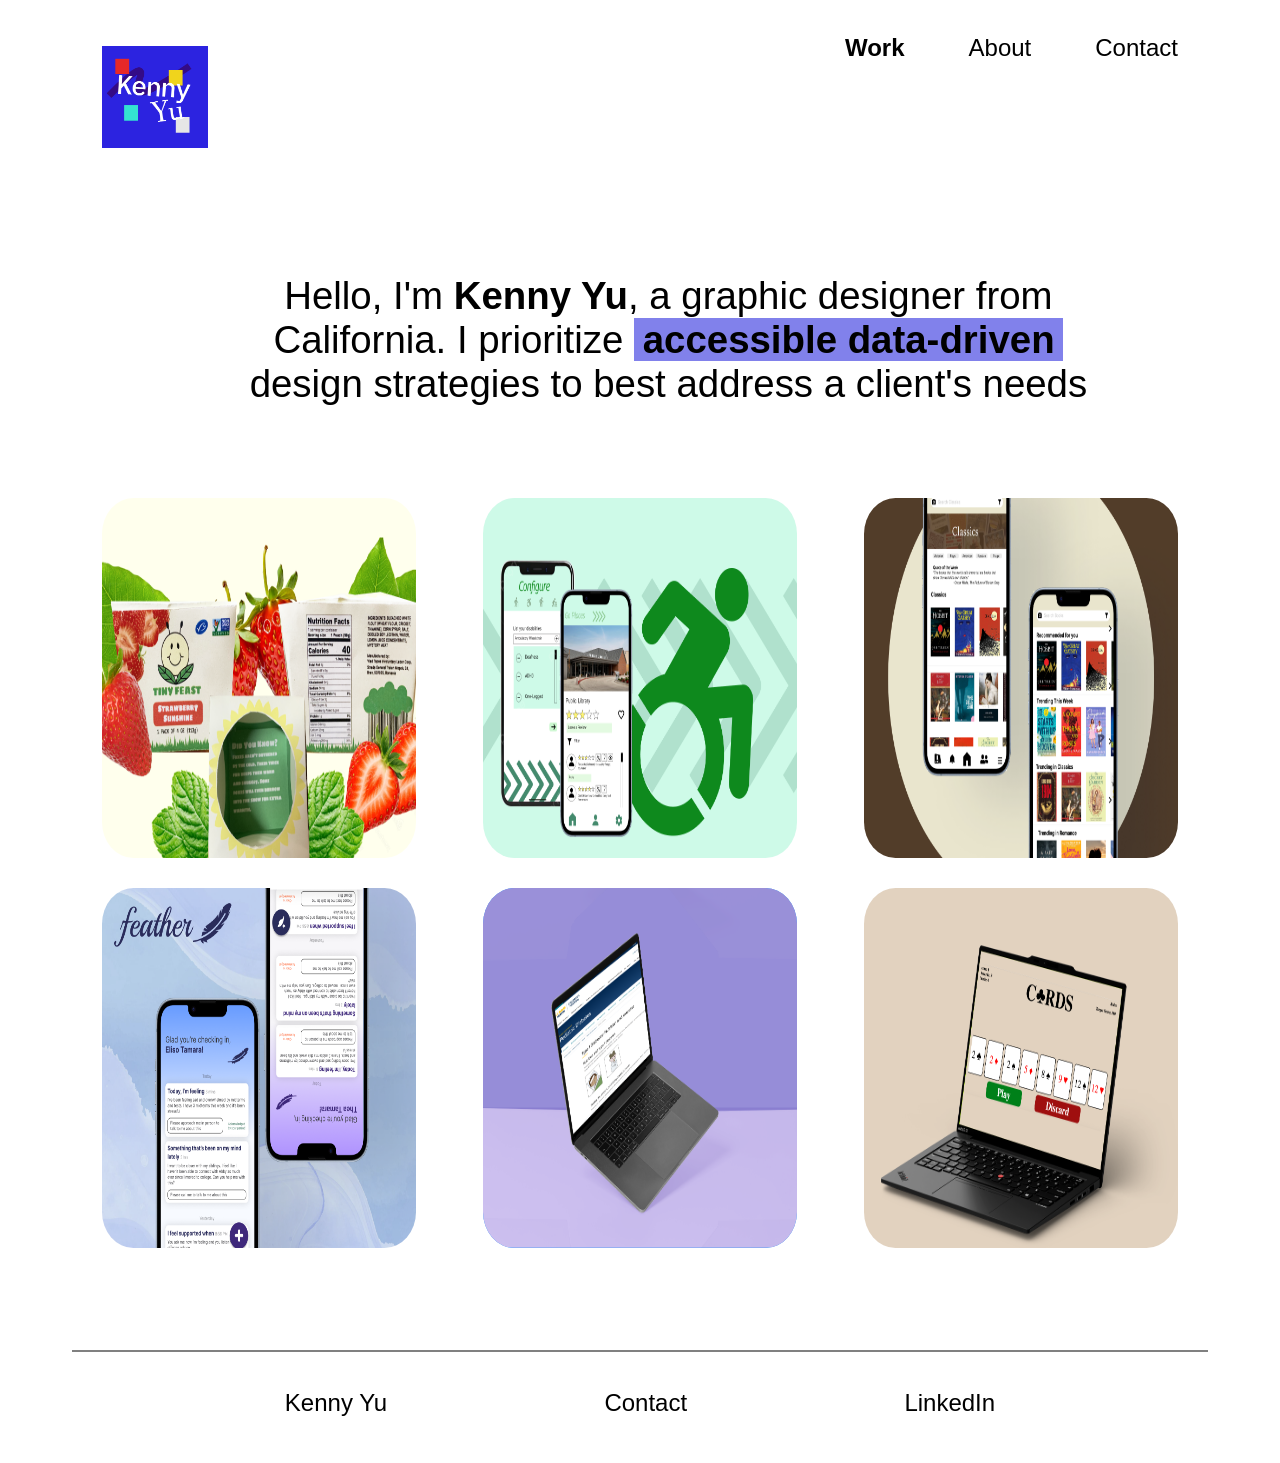
<file: index.html>
<!DOCTYPE html>
<html lang="en">
<head>
    <meta charset="UTF-8">
    <meta name="viewport" content="width=device-width, initial-scale=1.0">
    <title>HomePage</title>

    <script src="script.js" defer></script>
    <link href="styles.css" rel="stylesheet">

    <!-- redeploy -->
</head>
<body>
    <header>
        <div>
            <a href="about.html">
                <img src="images/home/logo.png" alt="logo">
            </a>
        </div>
        <nav class="aboveScreen navigation">
            <a href="index.html" class="bold">Work</a>
            <a href="about.html">About</a>
            <a href="&#109;&#97;&#105;&#108;&#116;&#111;&#58;&#107;&#101;&#110;&#110;&#121;&#108;&#103;&#109;&#52;&#53;&#64;&#103;&#109;&#97;&#105;&#108;&#46;&#99;&#111;&#109;">Contact</a>
        </nav>
    </header>
    
    <div id="emphasis">
    <span class="highlight"></span>
    <h2 class="intro">Hello, I'm <span id="intro-name">Kenny Yu</span>, a graphic designer from California. I prioritize <span id="intro-traits">accessible data-driven</span> design strategies to best address a client's needs</h2>
    </div>
    <img src="images/home/hambuger.png" alt="hamburger icon" id="hamburger" class="mobile_only">
    <div class="grid">
        <div class="mobile_only">
            <h2>Tiny Feast</h2>
            <h3>A comprehensive product design challenge</h3>
        </div>
        <a href="tinyFeast.html">
            <div class="box">
                <img src="images/home/tinyFeast_thumbnail.png" alt="tiny feast thumbnail" class="background_img">
                <div class="overlay">
                    <h2>Tiny Feast</h2>
                    <h3>A comprehensive product design challenge</h3>
                </div>
            </div>
        </a>
        <div class="mobile_only">
            <h2>Go Places</h2>
            <h3>A proposal for a better transportation app</h3>
        </div>
        <a href="goPlaces.html">
            <div class="box">
                <img src="images/home/goPlaces_thumbnail.png" alt="go places thumbnail" class="background_img">
                <div class="overlay">
                    <h2>Go Places</h2>
                    <h3>A proposal for a better</br> transportation app</h3>
                </div>
            </div>
        </a>
        <div class="mobile_only">
            <h2>Good Reads Redesign</h2>
            <h3>A 4 week long app improvement project</h3>
        </div>
        <a href="fellowship.html">
            <div class="box">
                <img src="images/home/fellowship_thumbnail.png" alt="fellowship thumbnail" class="background_img">
                <div class="overlay">
                    <h2>Good Reads Redesign</h2>
                    <h3>A 4 week long app improvement project</h3>
                </div>
            </div>
        </a>
        <div class="mobile_only">
            <h2>Feather</h2>
            <h3>A 24-hour design sprint challenge</h3>
        </div>
        <a href="feather.html">
            <div class="box">
                <img src="images/home/feather_thumbnail.png" alt="feather thumbnail" class="background_img">
                <div class="overlay">
                    <h2>Feather</h2>
                    <h3>A 24-hour design sprint challenge</h3>
                </div>
            </div>
        </a>
        <div class="mobile_only">
            <h2>Diabetes Graphics</h2>
            <h3>A set of graphics created for the UC Davis health website</h3>
        </div>
        <a href="diabetes.html">
            <div class="box">
                <img src="images/home/diabetes_thumbnail.png" alt="diabetes graphics thumbnail" class="background_img">
                <div class="overlay">
                    <h2>Diabetes Graphics</h2>
                    <h3>A set of graphics created for the UC Davis health website</h3>
                </div>
            </div>
        </a>
        <div class="mobile_only">
            <h2>Cards</h2>
            <h3>A final project demonstrating HTML, CSS, and JSs</h3>
        </div>
        <a href="cards.html">
            <div class="box">
                <img src="images/home/cards_thumbnail.png" alt="cards thumbnail" class="background_img">
                    <div class="overlay">
                    <h2>Cards</h2>
                    <h3>A final project demonstrating HTML, CSS, and JSs</h3>
                </div>
            </div>
        </a>
    </div>
    

    <section class="footer">
        <a href="about.html">Kenny Yu</a>
        <a href="&#109;&#97;&#105;&#108;&#116;&#111;&#58;&#107;&#101;&#110;&#110;&#121;&#108;&#103;&#109;&#52;&#53;&#64;&#103;&#109;&#97;&#105;&#108;&#46;&#99;&#111;&#109;">Contact</a>
        <a href="https://www.linkedin.com/in/kenny-yu-82a29a240/">LinkedIn</a>
    </section>
</body>
</html>
</file>
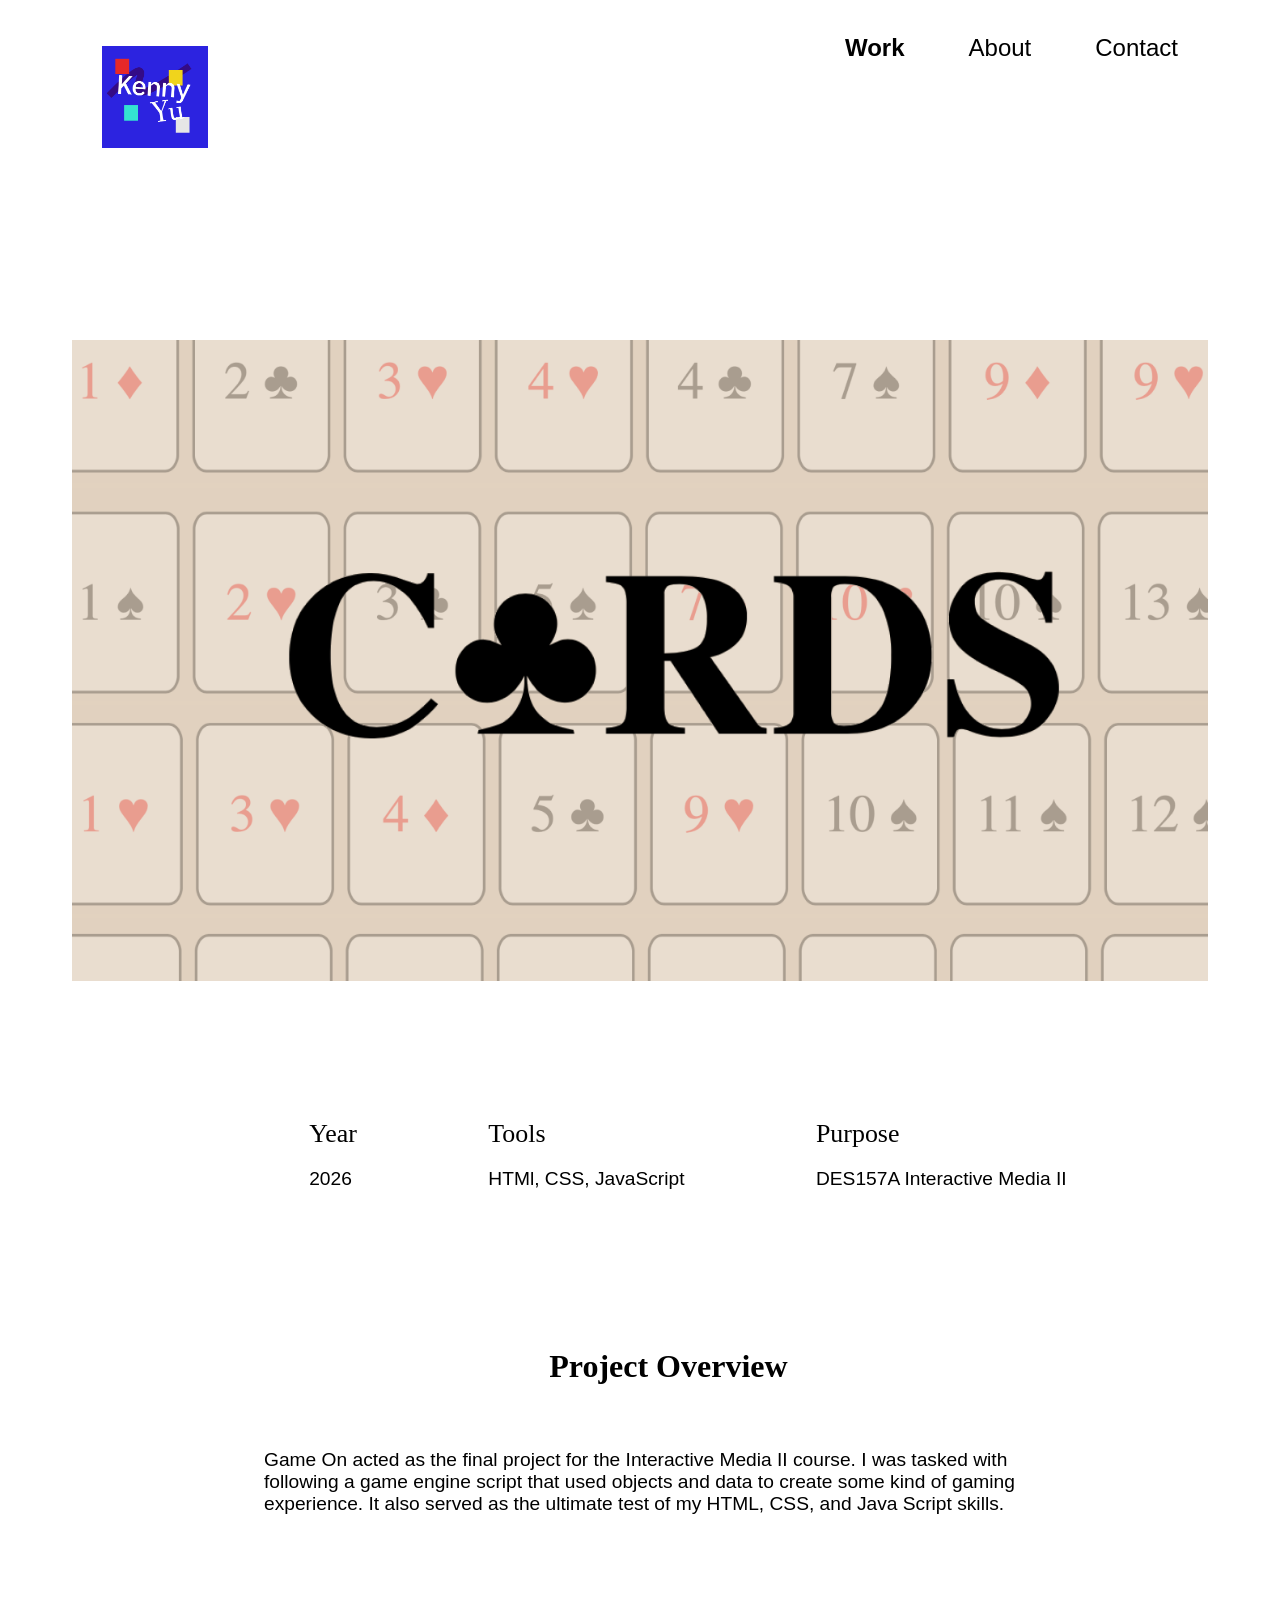
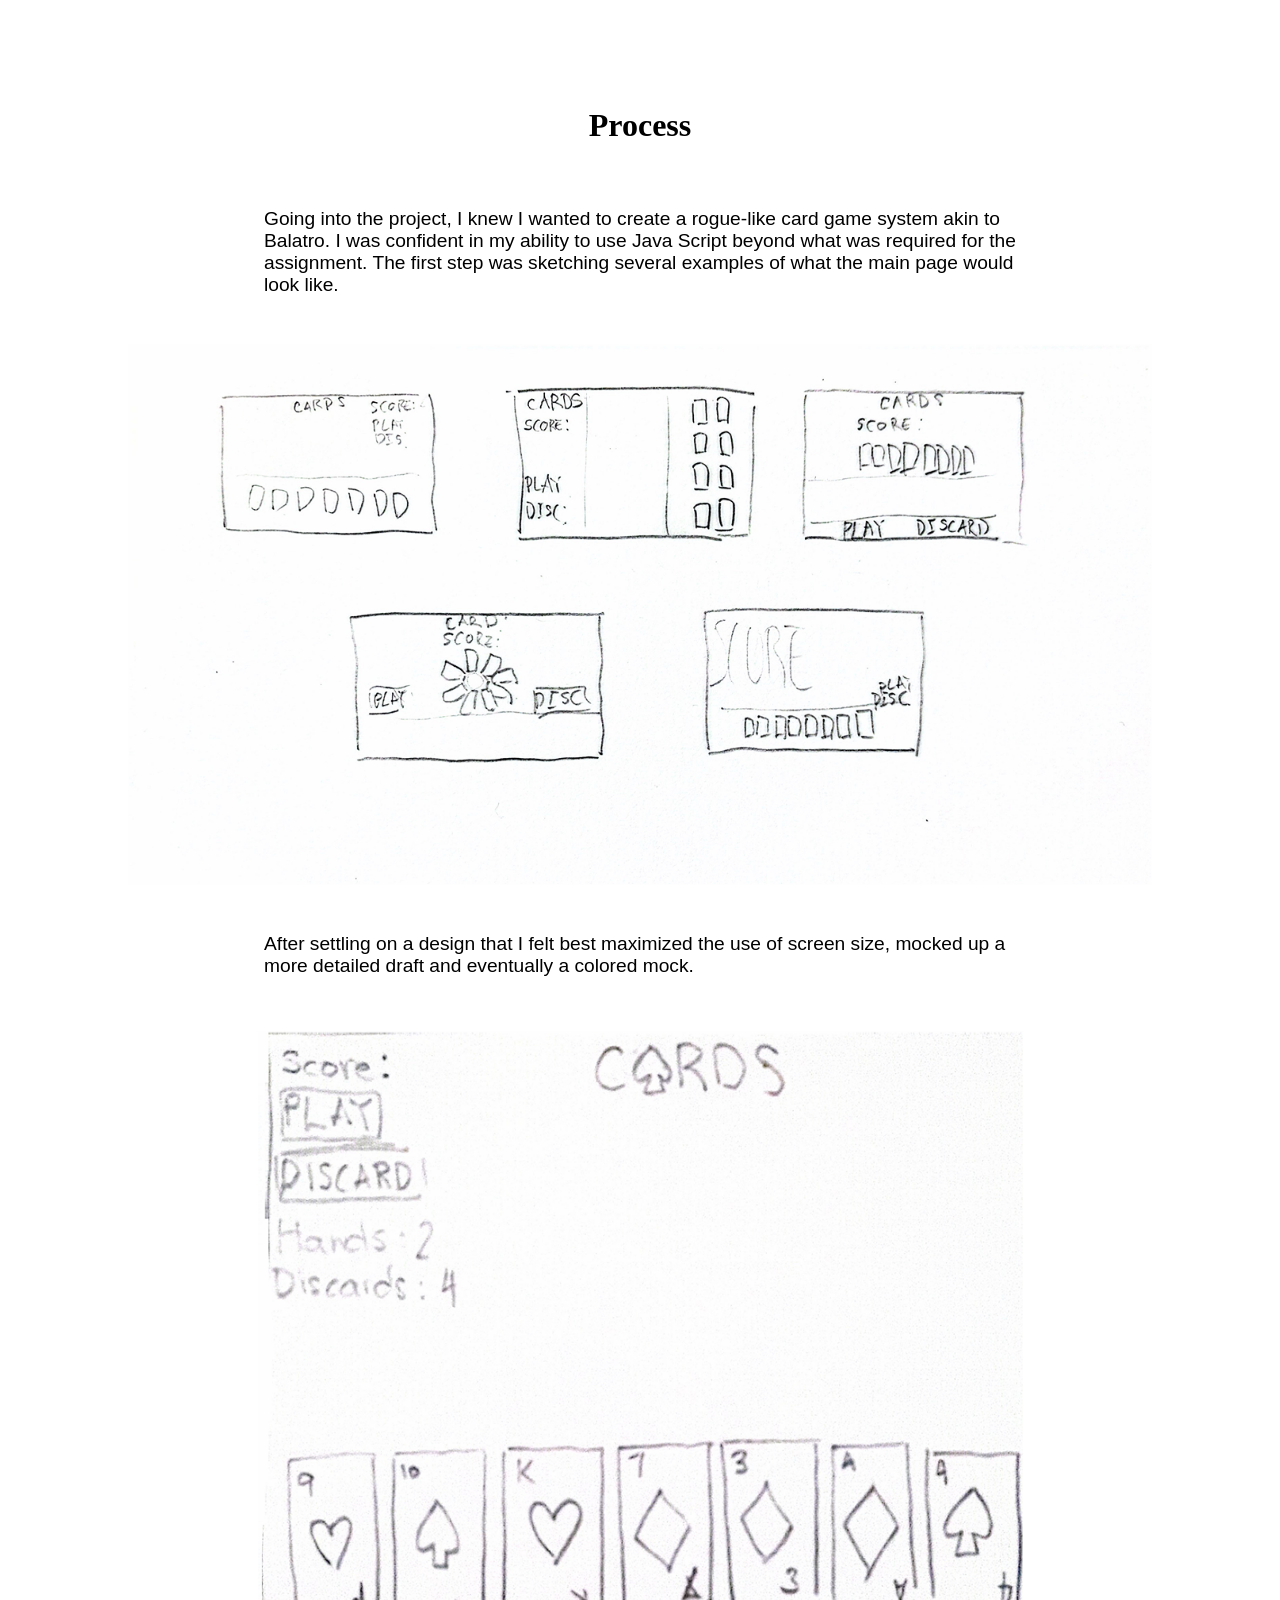
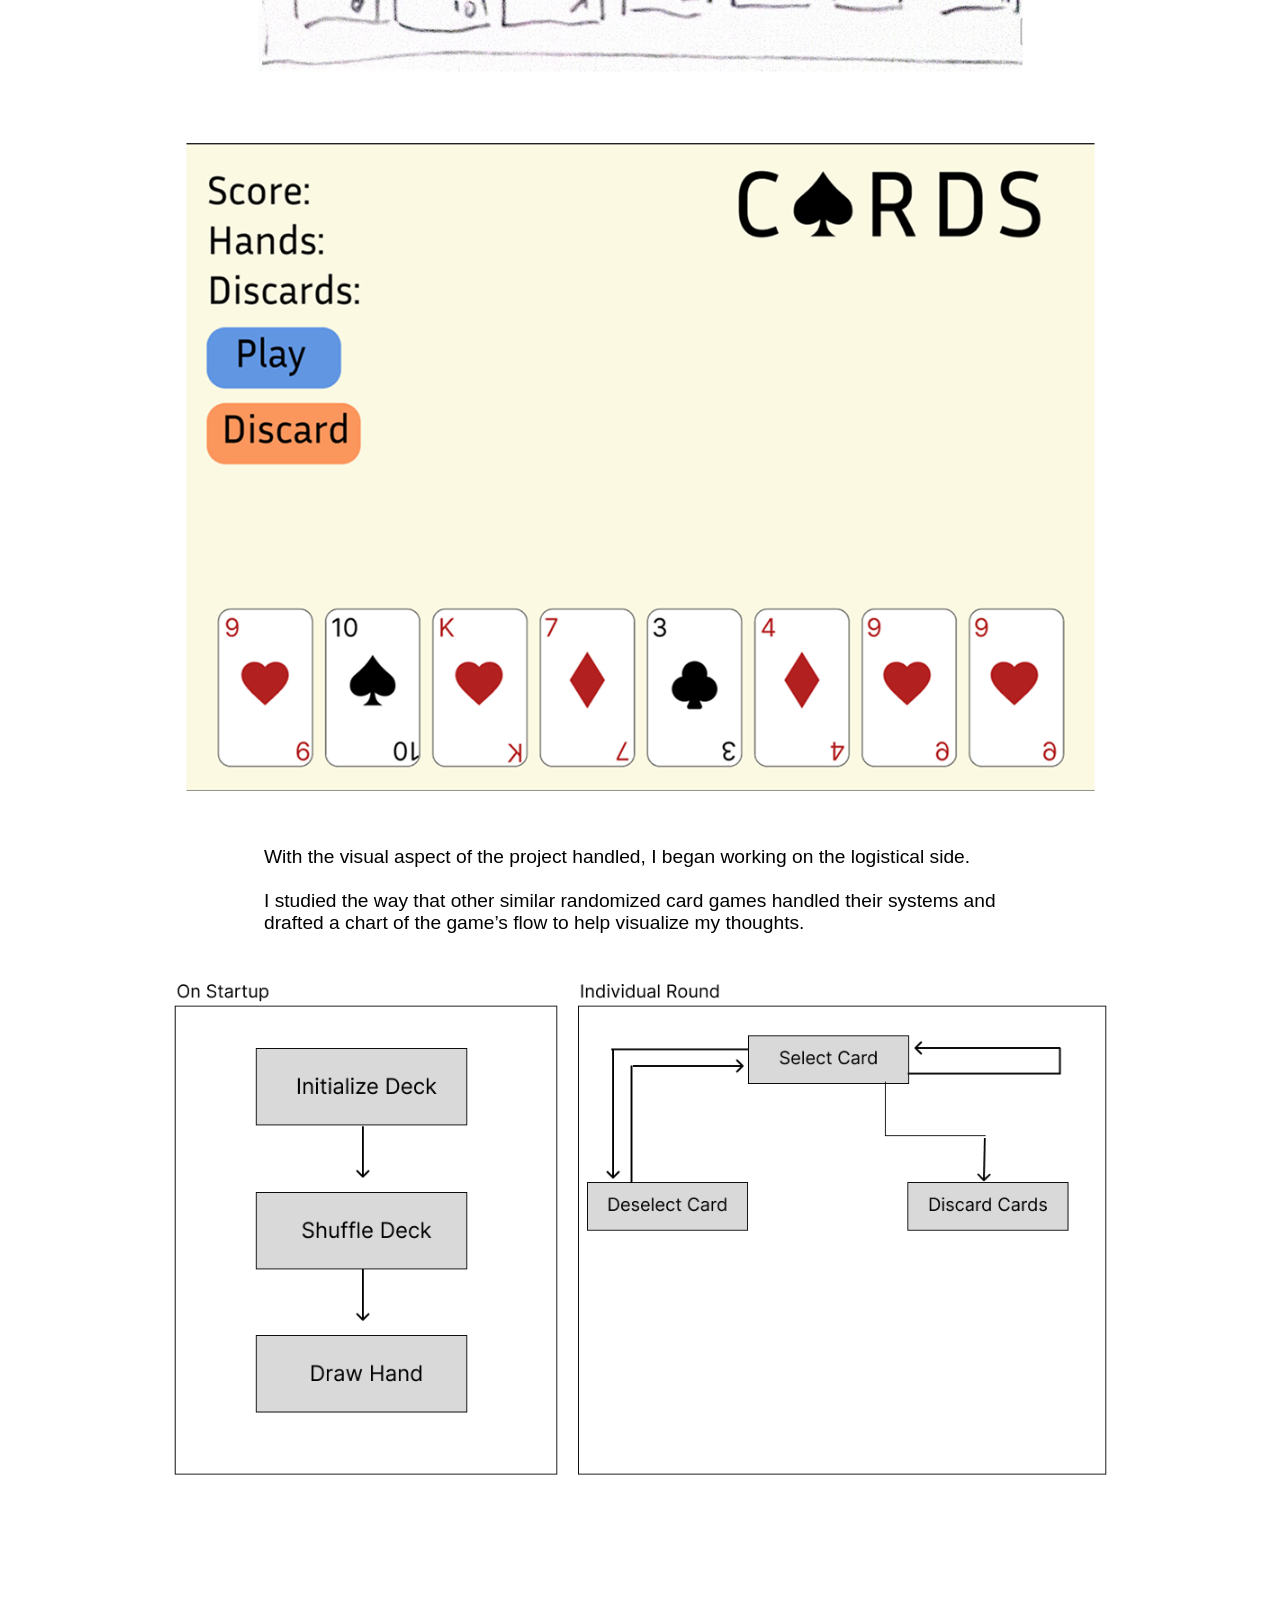
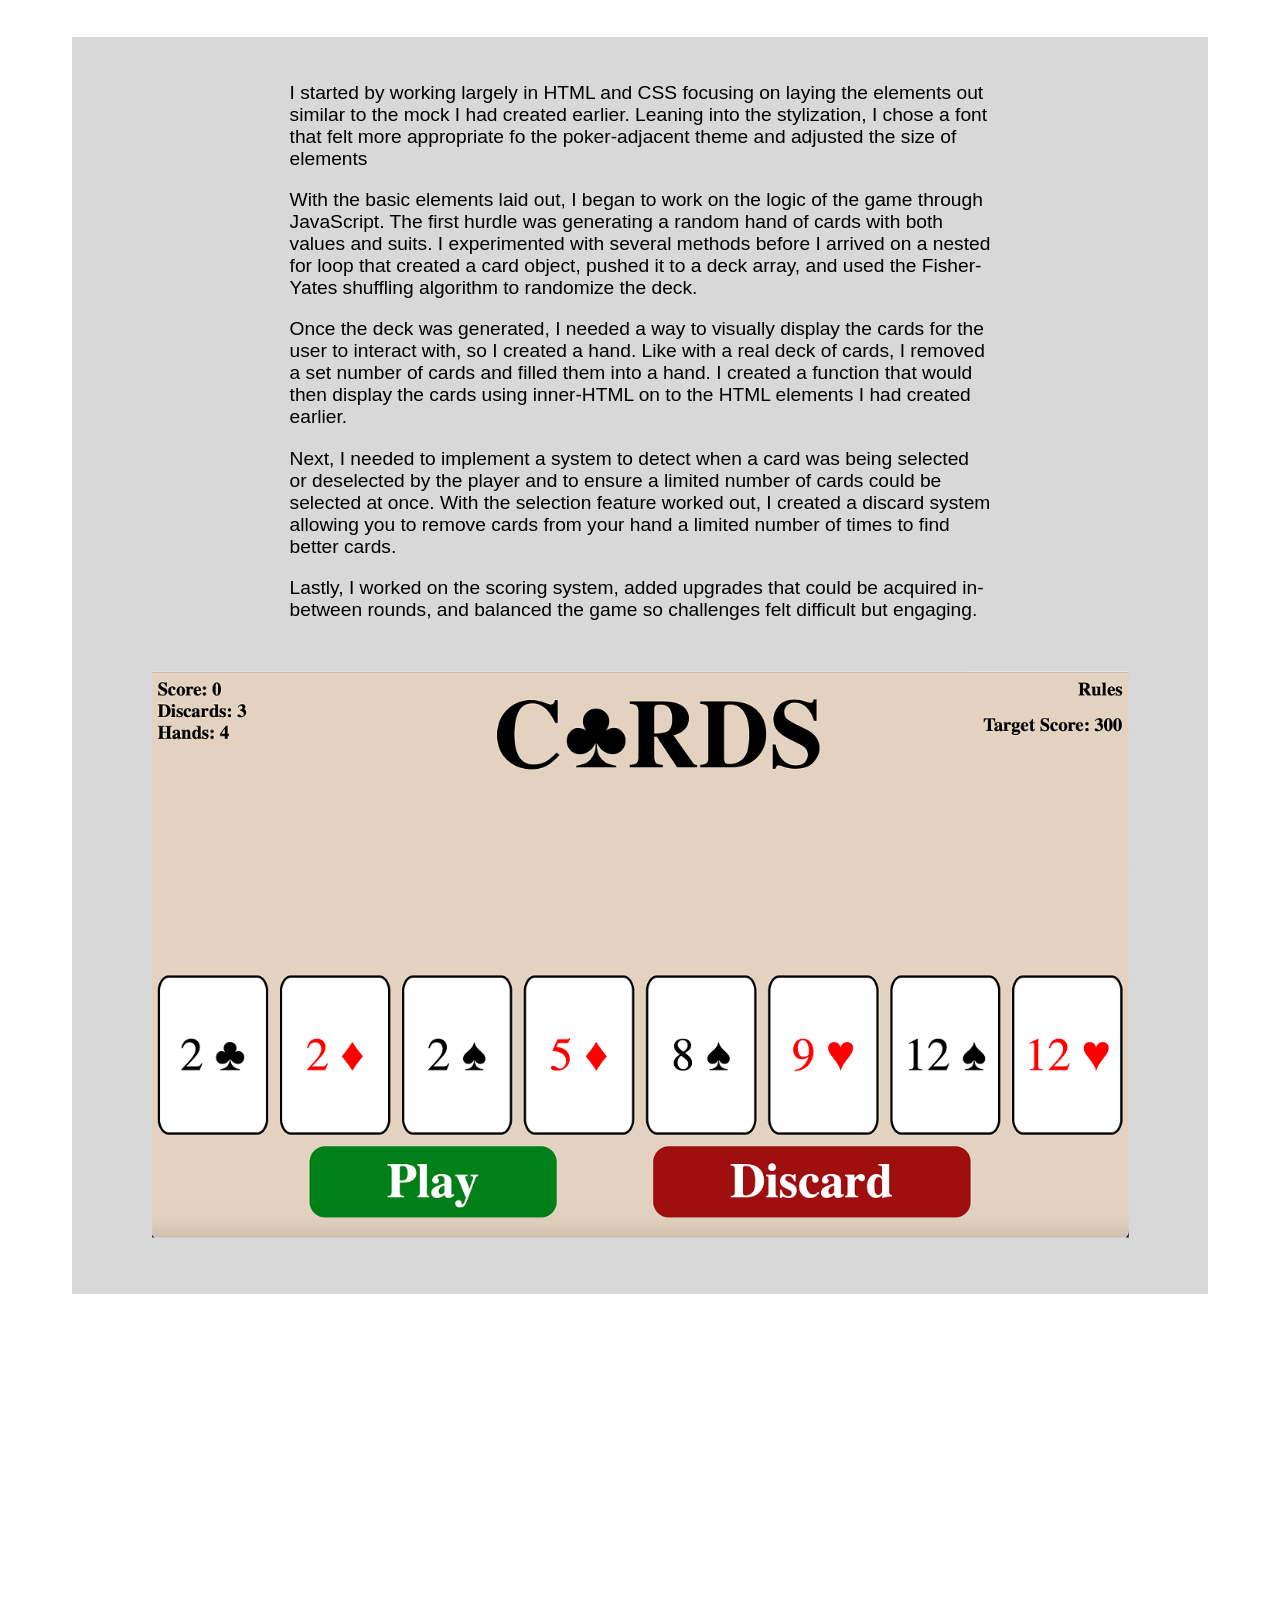
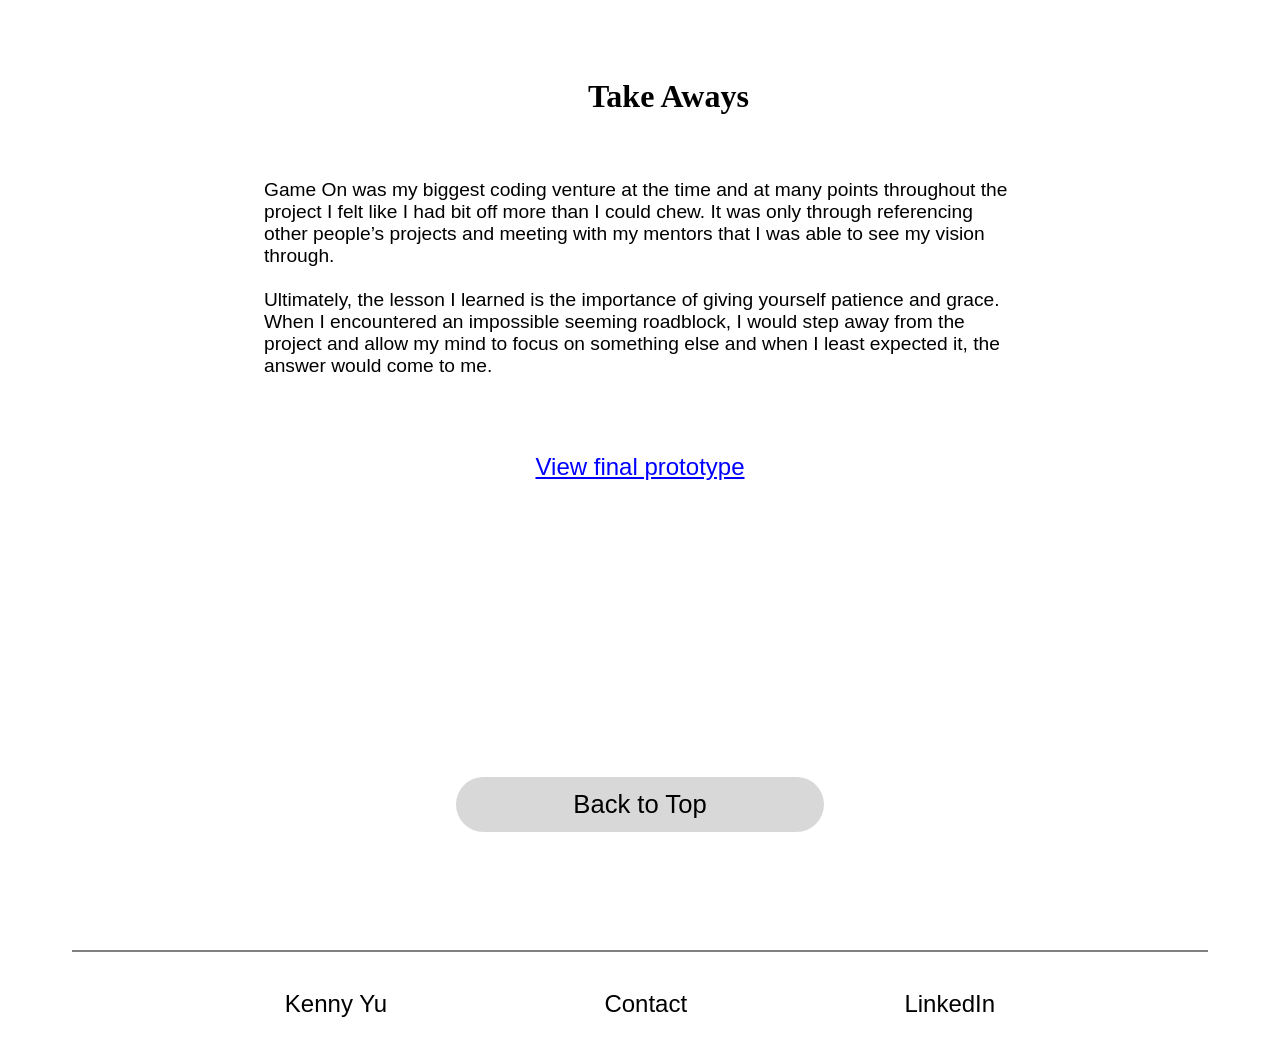
<file: cards.html>
<!DOCTYPE html>
<html lang="en">
<head>
    <meta charset="UTF-8">
    <meta name="viewport" content="width=device-width, initial-scale=1.0">
    <title>Cards</title>

    <script src="script.js" defer></script>
    <link href="styles.css" rel="stylesheet">
</head>
<body>
    <header>
        <div>
            <a href="about.html">
                <img src="images/home/logo.png" alt="logo">
            </a>
        </div>
        <nav class="aboveScreen navigation">
            <a href="index.html" class="bold">Work</a>
            <a href="about.html">About</a>
            <a href="&#109;&#97;&#105;&#108;&#116;&#111;&#58;&#107;&#101;&#110;&#110;&#121;&#108;&#103;&#109;&#52;&#53;&#64;&#103;&#109;&#97;&#105;&#108;&#46;&#99;&#111;&#109;">Contact</a>
        </nav>
    </header>

    <img src="images/cards/cardsHero.png" alt="Cards Image" class="hero">
    
    <div class="projInfo">
        <h2>Year</h2>
        <h2>Tools</h2>
        <h2>Purpose</h2>
        <h3>2026</h3>
        <h3>HTMl, CSS, JavaScript</h3>
        <h3>DES157A Interactive Media II</h3>
    </div>

    <section>
        <h2 class="projSections">Project Overview</h2>

        <p class="projBodyText">Game On acted as the final project for the Interactive Media II course. I was tasked with following a game engine script that used objects and data to create some kind of gaming experience. It also served as the ultimate test of my HTML, CSS, and Java Script skills.
        </p>
    </section>

    <section>
        <h2 class="projSections upperSpace">Process</h2>

        <p class="projBodyText">
        Going into the project, I knew I wanted to create a rogue-like card game system akin to Balatro. I was confident in my ability to use Java Script beyond what was required for the assignment. The first step was sketching several examples of what the main page would look like. 
        </p>
        <img src="images/cards/cardsSketch.png" alt="1st Sketch of Web Layoout" class="centered">
        <p class="projBodyText">
        After settling on a design that I felt best maximized the use of screen size, mocked up a more detailed draft and eventually a colored mock. 
        </p>
        <img src="images/cards/cardsSketch2.png" alt="more detailed sketch" class="centered">
        <img src="images/cards/cardsColor.png" alt="Color Prototype" class="centered">
        <p class="projBodyText">
        With the visual aspect of the project handled, I began working on the logistical side. 
        </br></br> 
        I studied the way that other similar randomized card games handled their systems and drafted a chart of the game’s flow to help visualize my thoughts. 
        </p>
        <img src="images/cards/cardsFlow.png" alt="chart of the webflow" class="centered">

        <div id="tinyFeastDivider">
            <p class="projBodyText">
                I started by working largely in HTML and CSS focusing on laying the elements out similar to the mock I had created earlier. Leaning into the stylization, I chose a font that felt more appropriate fo the poker-adjacent theme and adjusted the size of elements
            </p>
            <p class="projBodyText">
                With the basic elements laid out, I began to work on the logic of the game through JavaScript. The first hurdle was generating a random hand of cards with both values and suits. I experimented with several methods before I arrived on a nested for loop that created a card object, pushed it to a deck array, and used the Fisher-Yates shuffling algorithm to randomize the deck. 
            </p>
            <p class="projBodyText">
                Once the deck was generated, I needed a way to visually display the cards for the user to interact with, so I created a hand. Like with a real deck of cards, I removed a set number of cards and filled them into a hand. I created a function that would then display the cards using inner-HTML on to the HTML elements I had created earlier.
            </p>
            <p class="projBodyText">
                Next, I needed to implement a system to detect when a card was being selected or deselected by the player and to ensure a limited number of cards could be selected at once. With the selection feature worked out, I created a discard system allowing you to remove cards from your hand a limited number of times to find better cards.
            </p>
            <p class="projBodyText">
                Lastly, I worked on the scoring system, added upgrades that could be acquired in-between rounds, and balanced the game so challenges felt difficult but engaging.
            </p>
            <img src="images/cards/cardsFinal.png" alt="Final version of project" class="centered">
        </div>

        <h2 class="projSections takeAways">Take Aways</h2>
        <p class="projBodyText">Game On was my biggest coding venture at the time and at many points throughout the project I felt like I had bit off more than I could chew. It was only through referencing other people’s projects and meeting with my mentors that I was able to see my vision through.
        </br></br>

        Ultimately, the lesson I learned is the importance of giving yourself patience and grace. When I encountered an impossible seeming roadblock, I would step away from the project and allow my mind to focus on something else and when I least expected it, the answer would come to me. </p>

        <a href="https://kennyyu45.github.io/DES157A2/gameon/v2-final-version/" class="clickLink">View final prototype</a>
    

        <section>
            <a href="#">
                <div class="upButton">Back to Top</div>
            </a>
            <section class="footer">
                <a href="about.html">Kenny Yu</a>
                <a href="&#109;&#97;&#105;&#108;&#116;&#111;&#58;&#107;&#101;&#110;&#110;&#121;&#108;&#103;&#109;&#52;&#53;&#64;&#103;&#109;&#97;&#105;&#108;&#46;&#99;&#111;&#109;">Contact</a>
                <a href="https://www.linkedin.com/in/kenny-yu-82a29a240/">LinkedIn</a>
            </section>
        </section>
    </section>
</body>
</file>
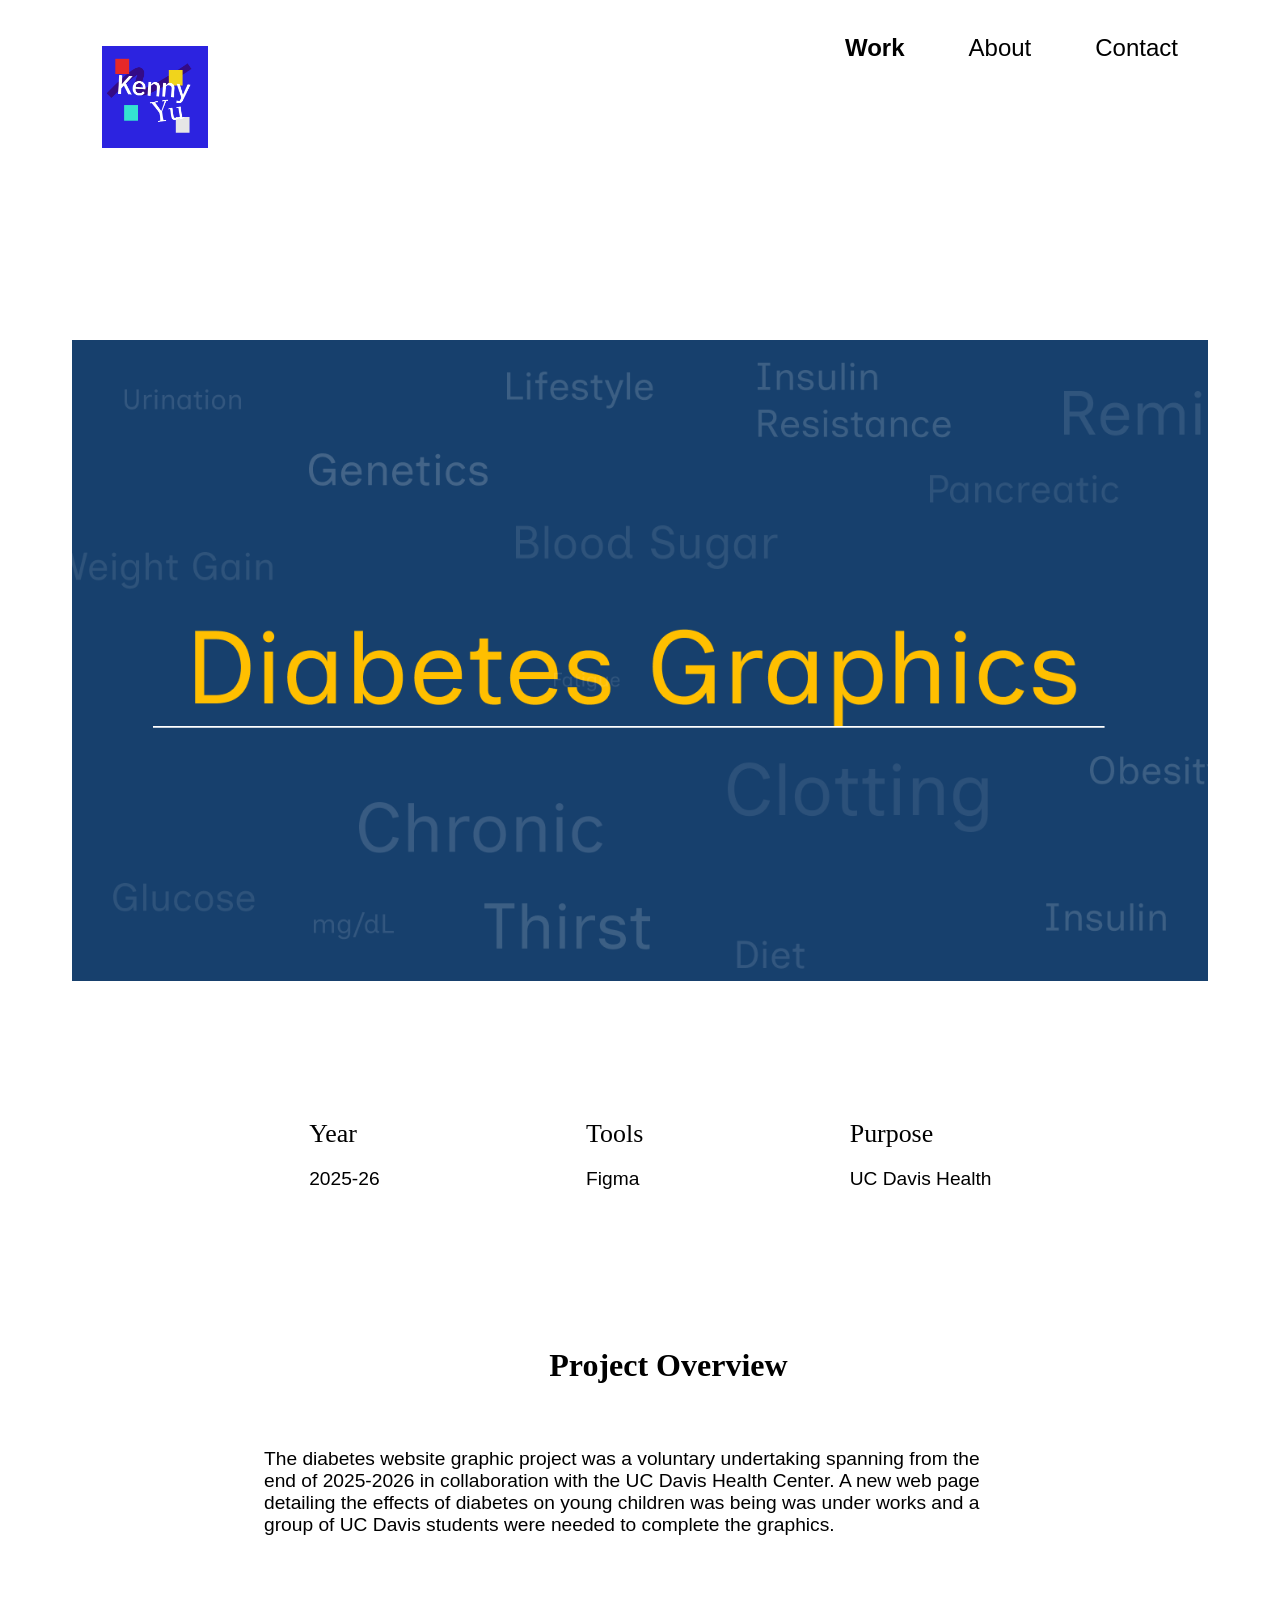
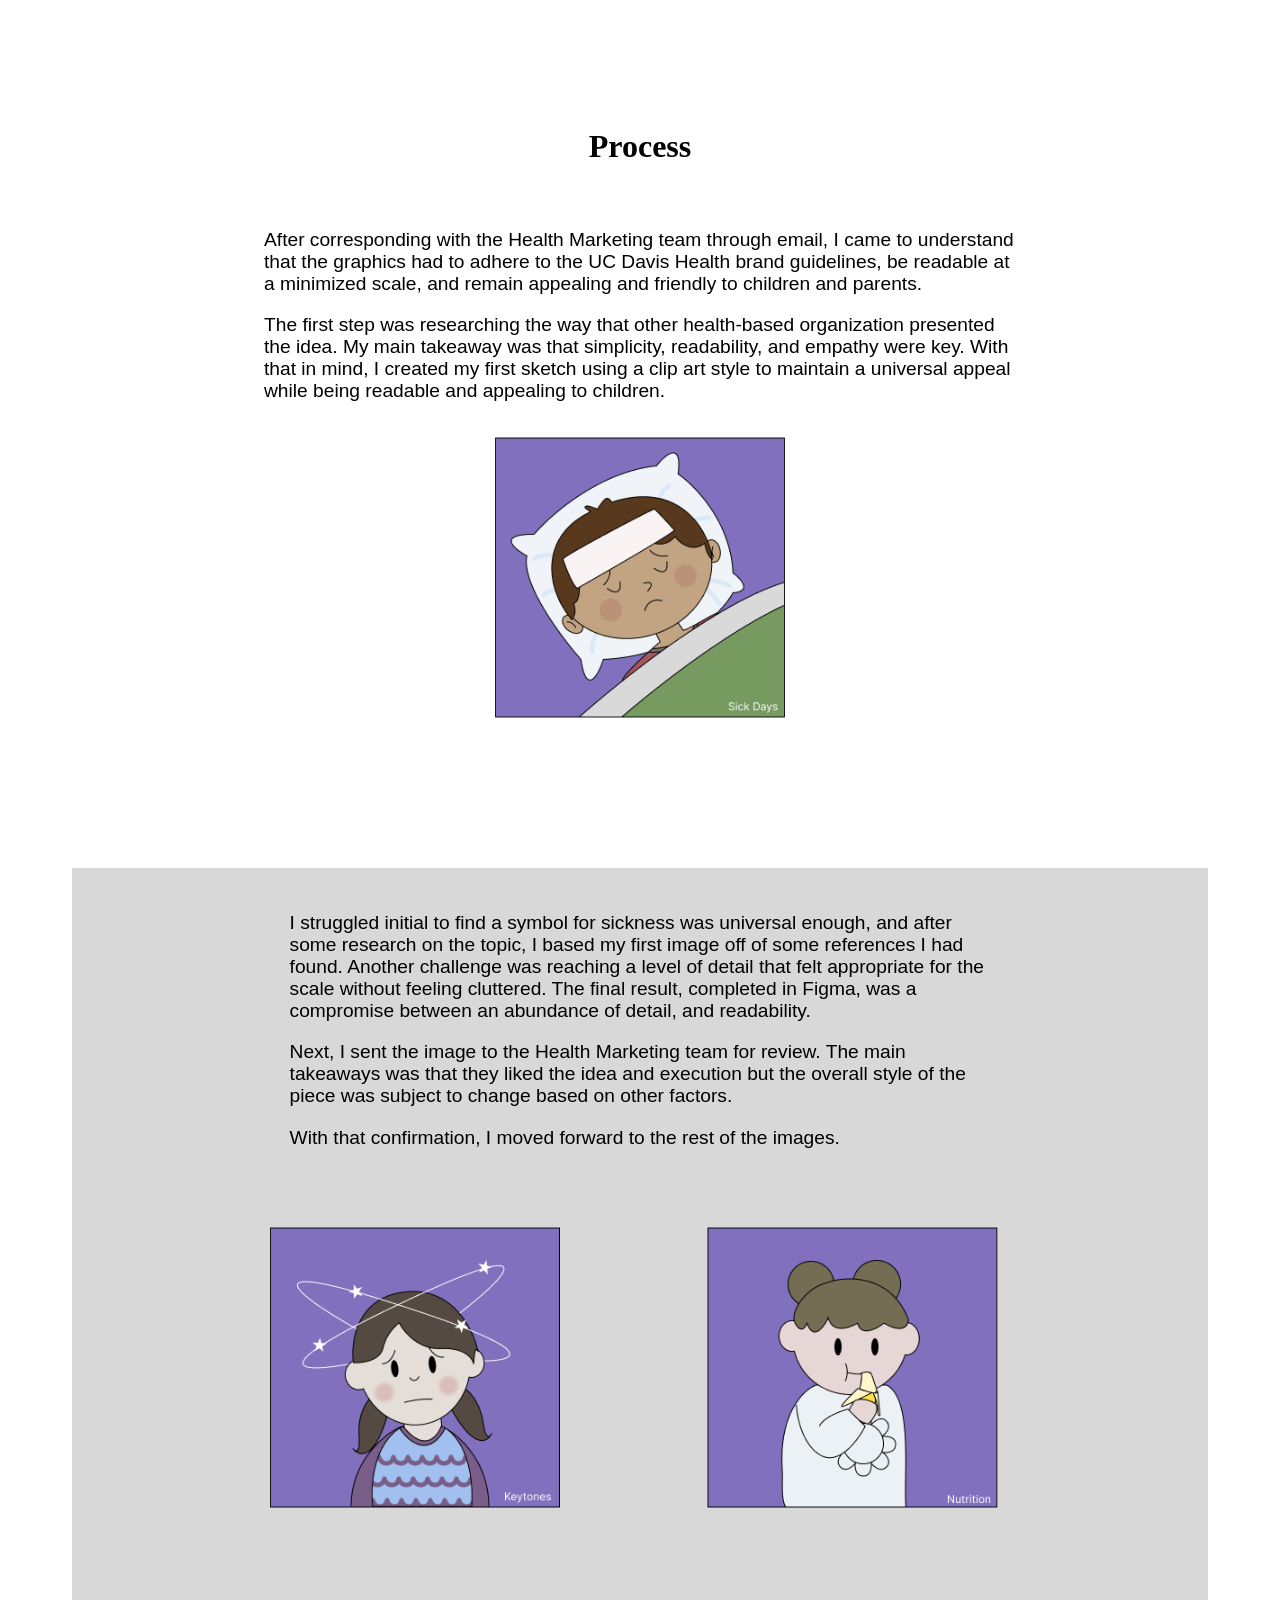
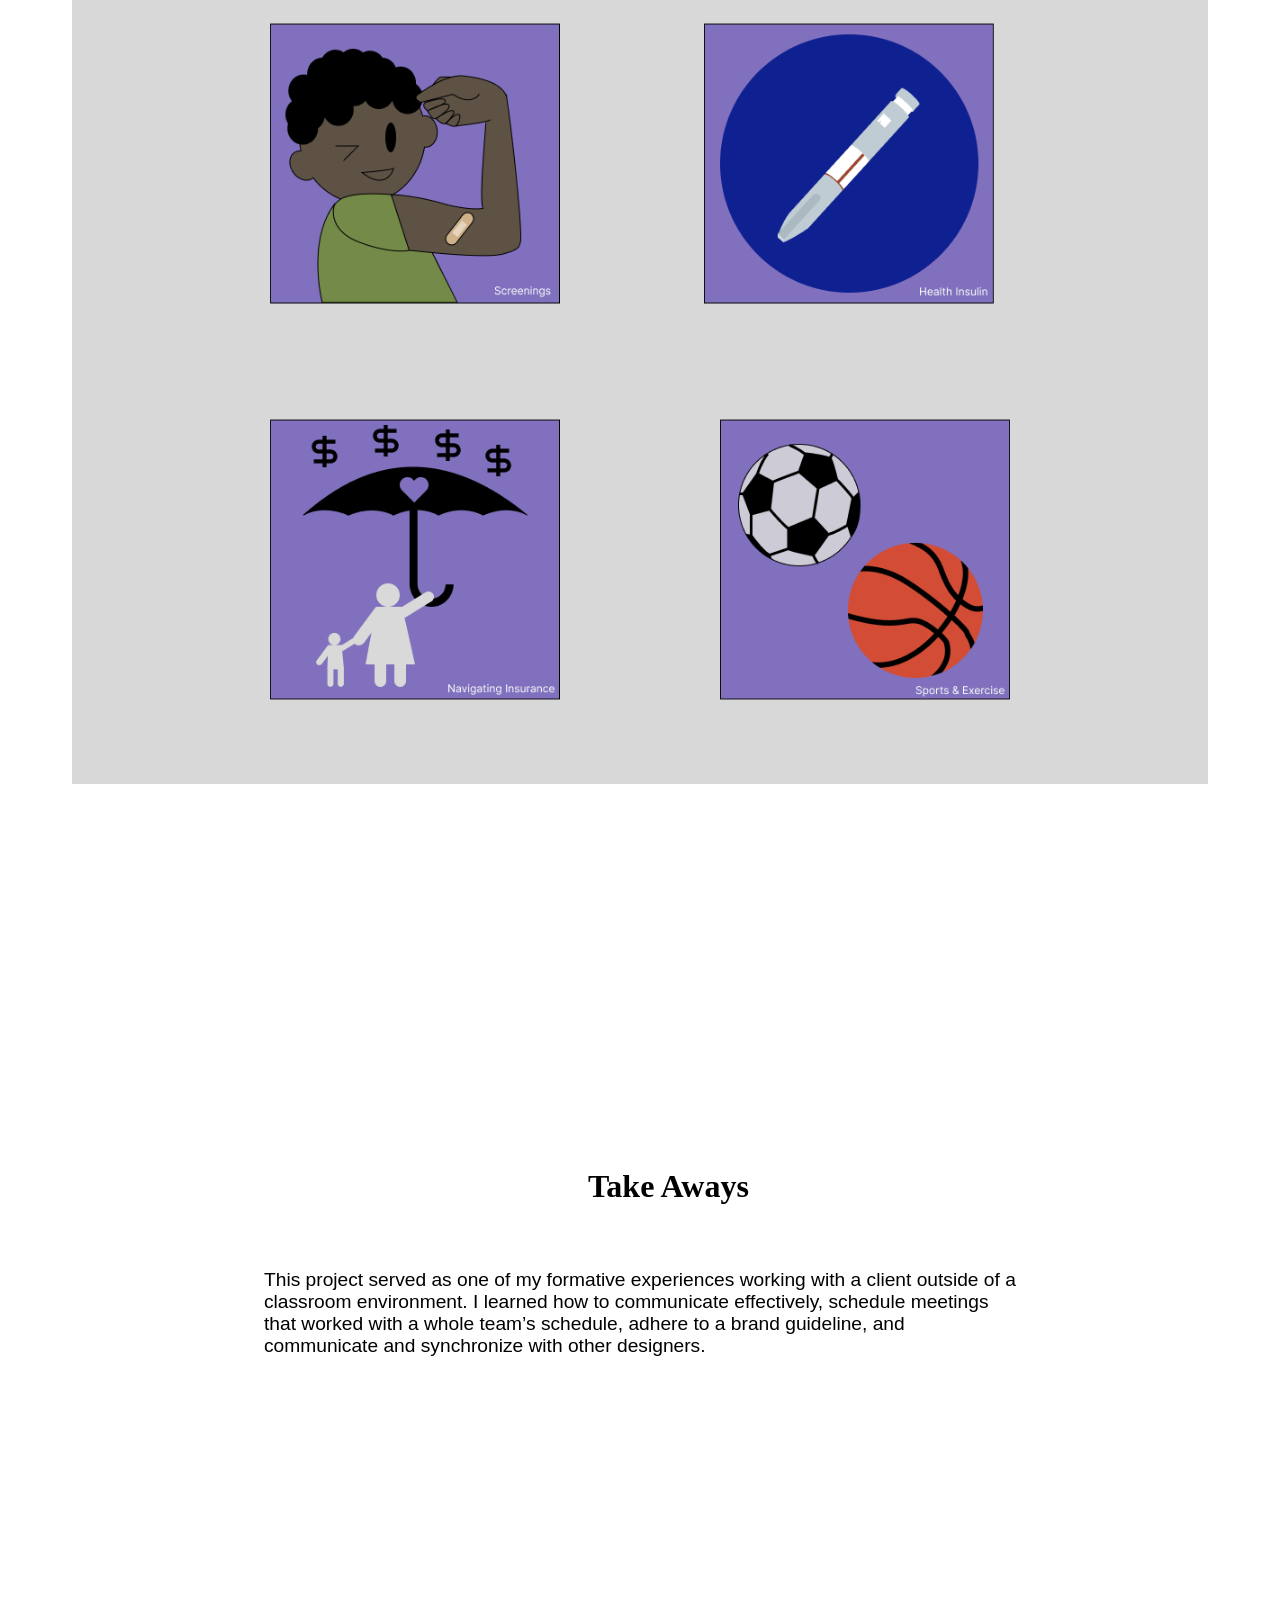
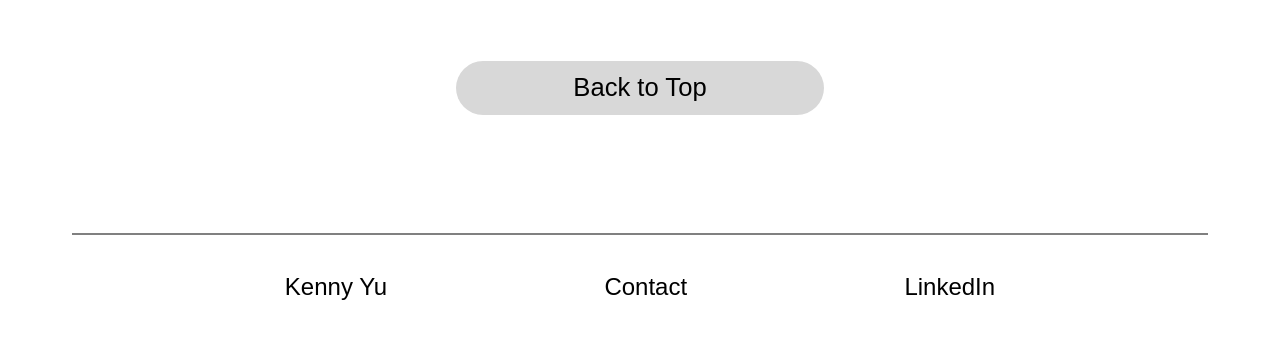
<file: diabetes.html>
<!DOCTYPE html>
<html lang="en">
<head>
    <meta charset="UTF-8">
    <meta name="viewport" content="width=device-width, initial-scale=1.0">
    <title>Diabetes Graphics</title>

    <script src="script.js" defer></script>
    <link href="styles.css" rel="stylesheet">
</head>
<body>
    <header>
        <div>
            <a href="about.html">
                <img src="images/home/logo.png" alt="logo">
            </a>
        </div>
        <nav class="aboveScreen navigation">
            <a href="index.html" class="bold">Work</a>
            <a href="about.html">About</a>
            <a href="&#109;&#97;&#105;&#108;&#116;&#111;&#58;&#107;&#101;&#110;&#110;&#121;&#108;&#103;&#109;&#52;&#53;&#64;&#103;&#109;&#97;&#105;&#108;&#46;&#99;&#111;&#109;">Contact</a>
        </nav>
    </header>

    <img src="images/diabetes/diabetes_hero.png" alt="Diabetes Hero Image" class="hero">
    
    <div class="projInfo">
        <h2>Year</h2>
        <h2>Tools</h2>
        <h2>Purpose</h2>
        <h3>2025-26</h3>
        <h3>Figma</h3>
        <h3>UC Davis Health</h3>
    </div>

    <section>
        <h2 class="projSections">Project Overview</h2>
        <p class="projBodyText">
        The diabetes website graphic project was a voluntary undertaking spanning from the end of 2025-2026 in collaboration with the UC Davis Health Center. A new web page detailing the effects of diabetes on young children was being was under works and a group of UC Davis students were needed to complete the graphics. 
        </p>
    </section>

    <section>
        <h2 class="projSections upperSpace">Process</h2>

        <p class="projBodyText">
        After corresponding with the Health Marketing team through email, I came to understand that the graphics had to adhere to the UC Davis Health brand guidelines, be readable at a minimized scale, and remain appealing and friendly to children and parents. 
        </p>
        <p class="projBodyText">
        The first step was researching the way that other health-based organization presented the idea. My main takeaway was that simplicity, readability, and empathy were key. With that in mind, I created my first sketch using a clip art style to maintain a universal appeal while being readable and appealing to children. 
        </p>
        <img src="images/diabetes/sick_boy.png" alt="drawing of a sick child" class="centered">

        <div id="tinyFeastDivider">
            <p class="projBodyText">I struggled initial to find a symbol for sickness was universal enough, and after some research on the topic, I based my first image off of some references I had found. Another challenge was reaching a level of detail that felt appropriate for the scale without feeling cluttered. The final result, completed in Figma, was a compromise between an abundance of detail, and readability.</p>
            <p class="projBodyText">Next, I sent the image to the Health Marketing team for review. The main takeaways was that they liked the idea and execution but the overall style of the piece was subject to change based on other factors. 
            </p>

            <p class="projBodyText">With that confirmation, I moved forward to the rest of the images.</p>
            <img src="images/diabetes/sick_images.png" alt="collection of diabetes graphics" class="centered">
        </div>

        <h2 class="projSections takeAways">Take Aways</h2>
        <p class="projBodyText">This project served as one of my formative experiences working with a client outside of a classroom environment. I learned how to communicate effectively, schedule meetings that worked with a whole team’s schedule, adhere to a brand guideline, and communicate and synchronize with other designers.</p>

        <section>
            <a href="#">
                <div class="upButton">Back to Top</div>
            </a>
            <section class="footer">
                <a href="about.html">Kenny Yu</a>
                <a href="&#109;&#97;&#105;&#108;&#116;&#111;&#58;&#107;&#101;&#110;&#110;&#121;&#108;&#103;&#109;&#52;&#53;&#64;&#103;&#109;&#97;&#105;&#108;&#46;&#99;&#111;&#109;">Contact</a>
                <a href="https://www.linkedin.com/in/kenny-yu-82a29a240/">LinkedIn</a>
            </section>
        </section>
    </section>
</body>
</file>
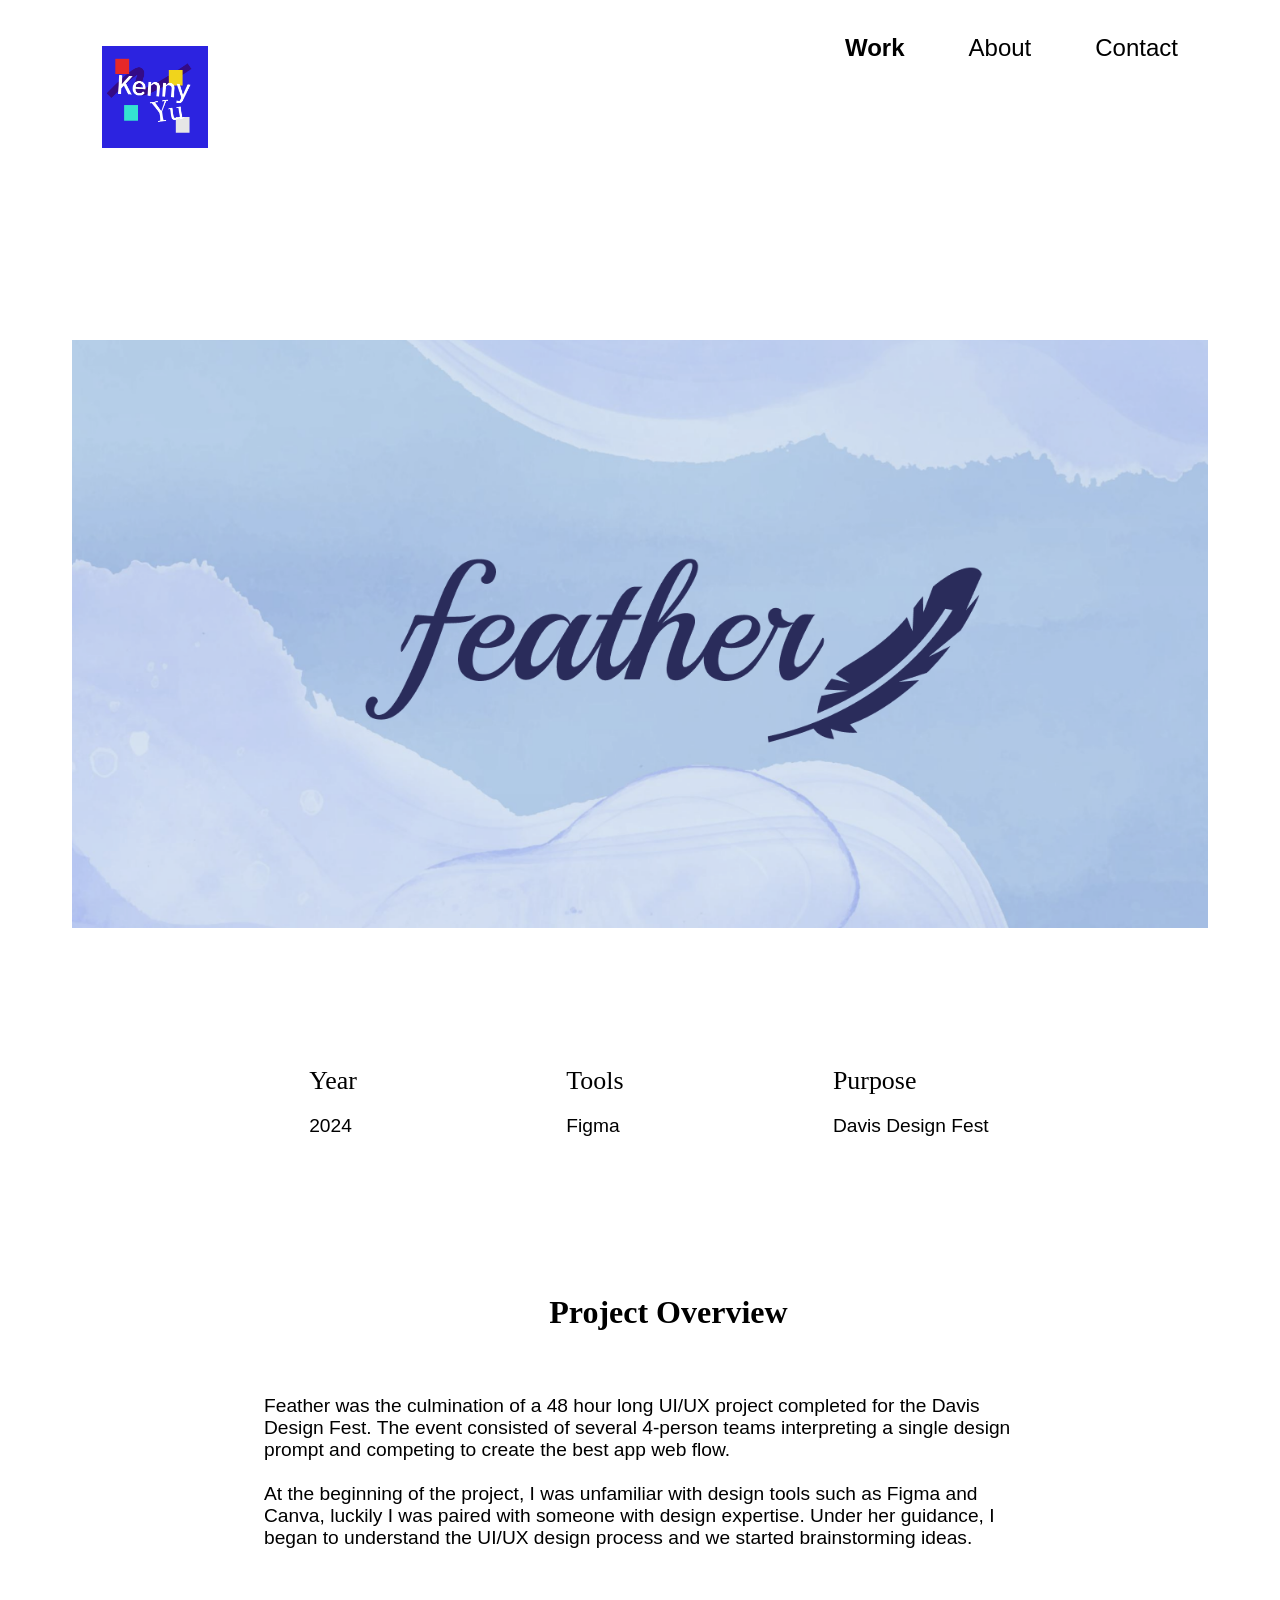
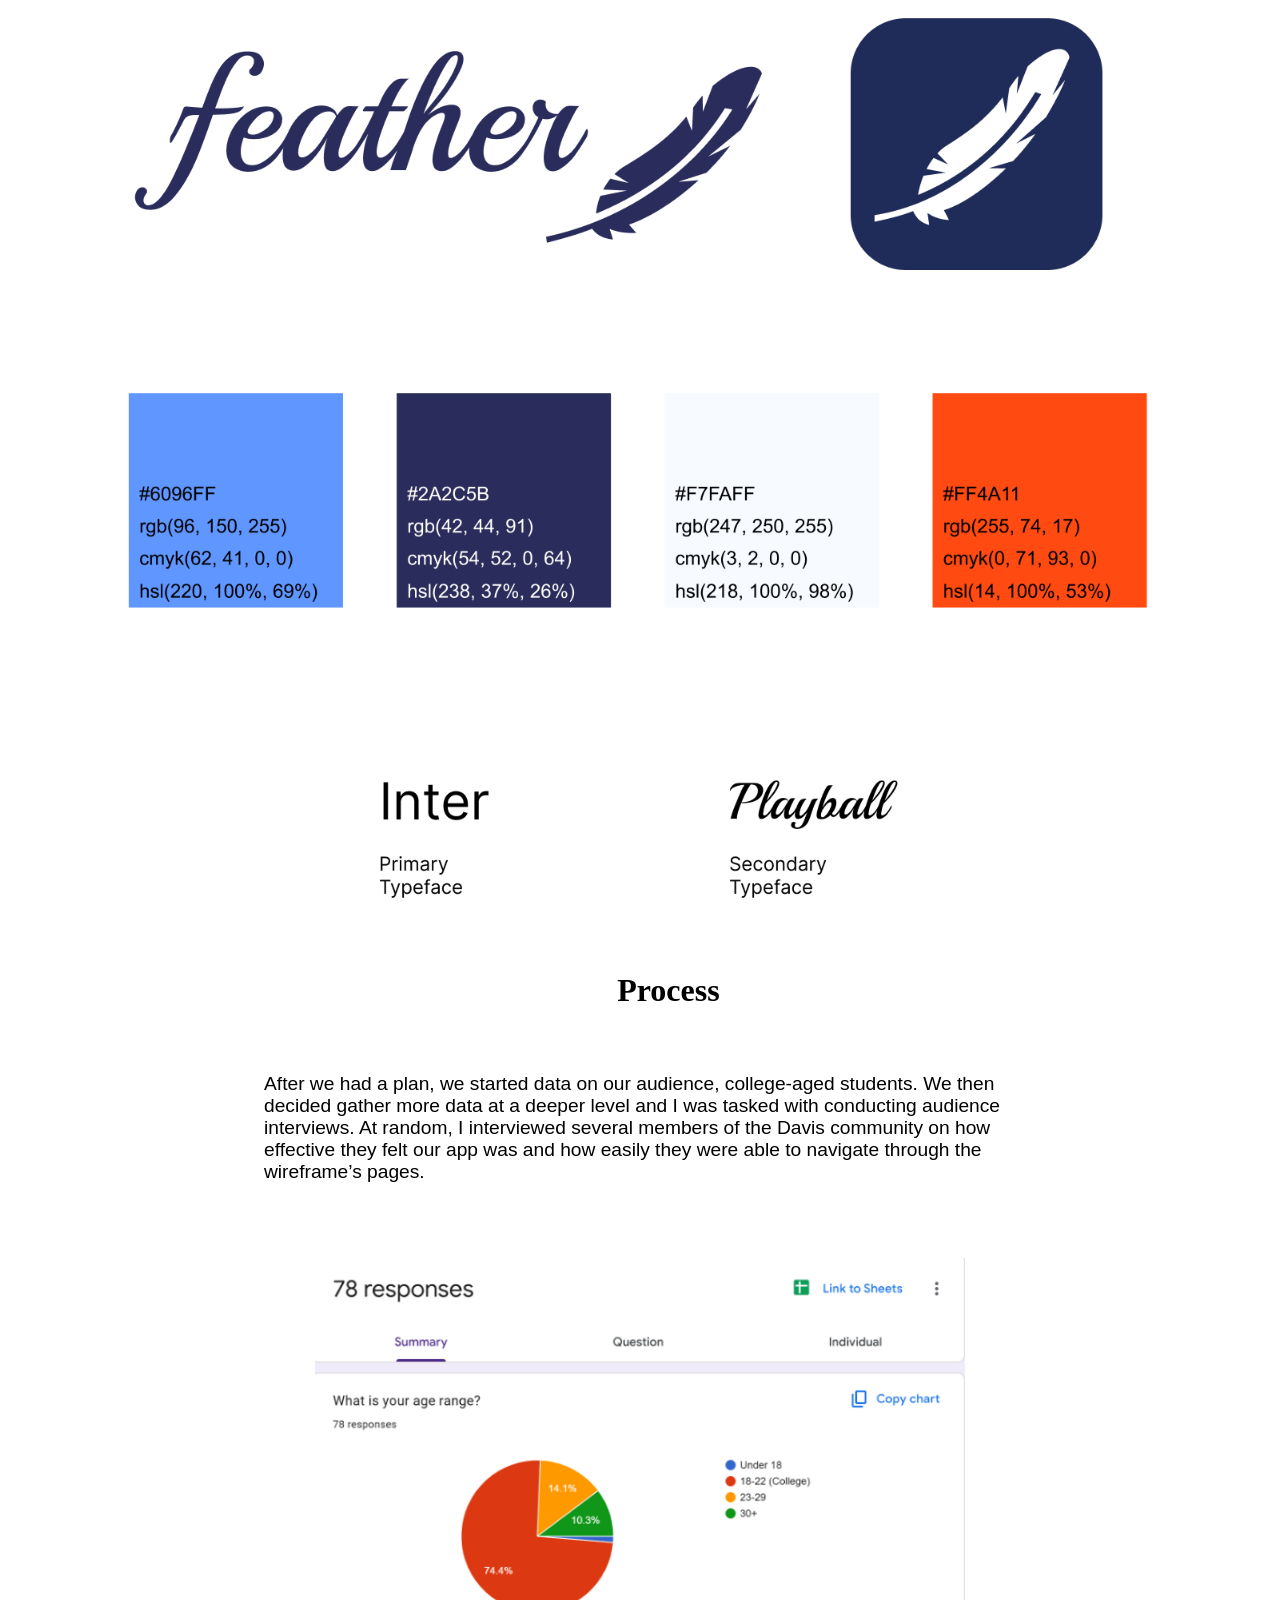
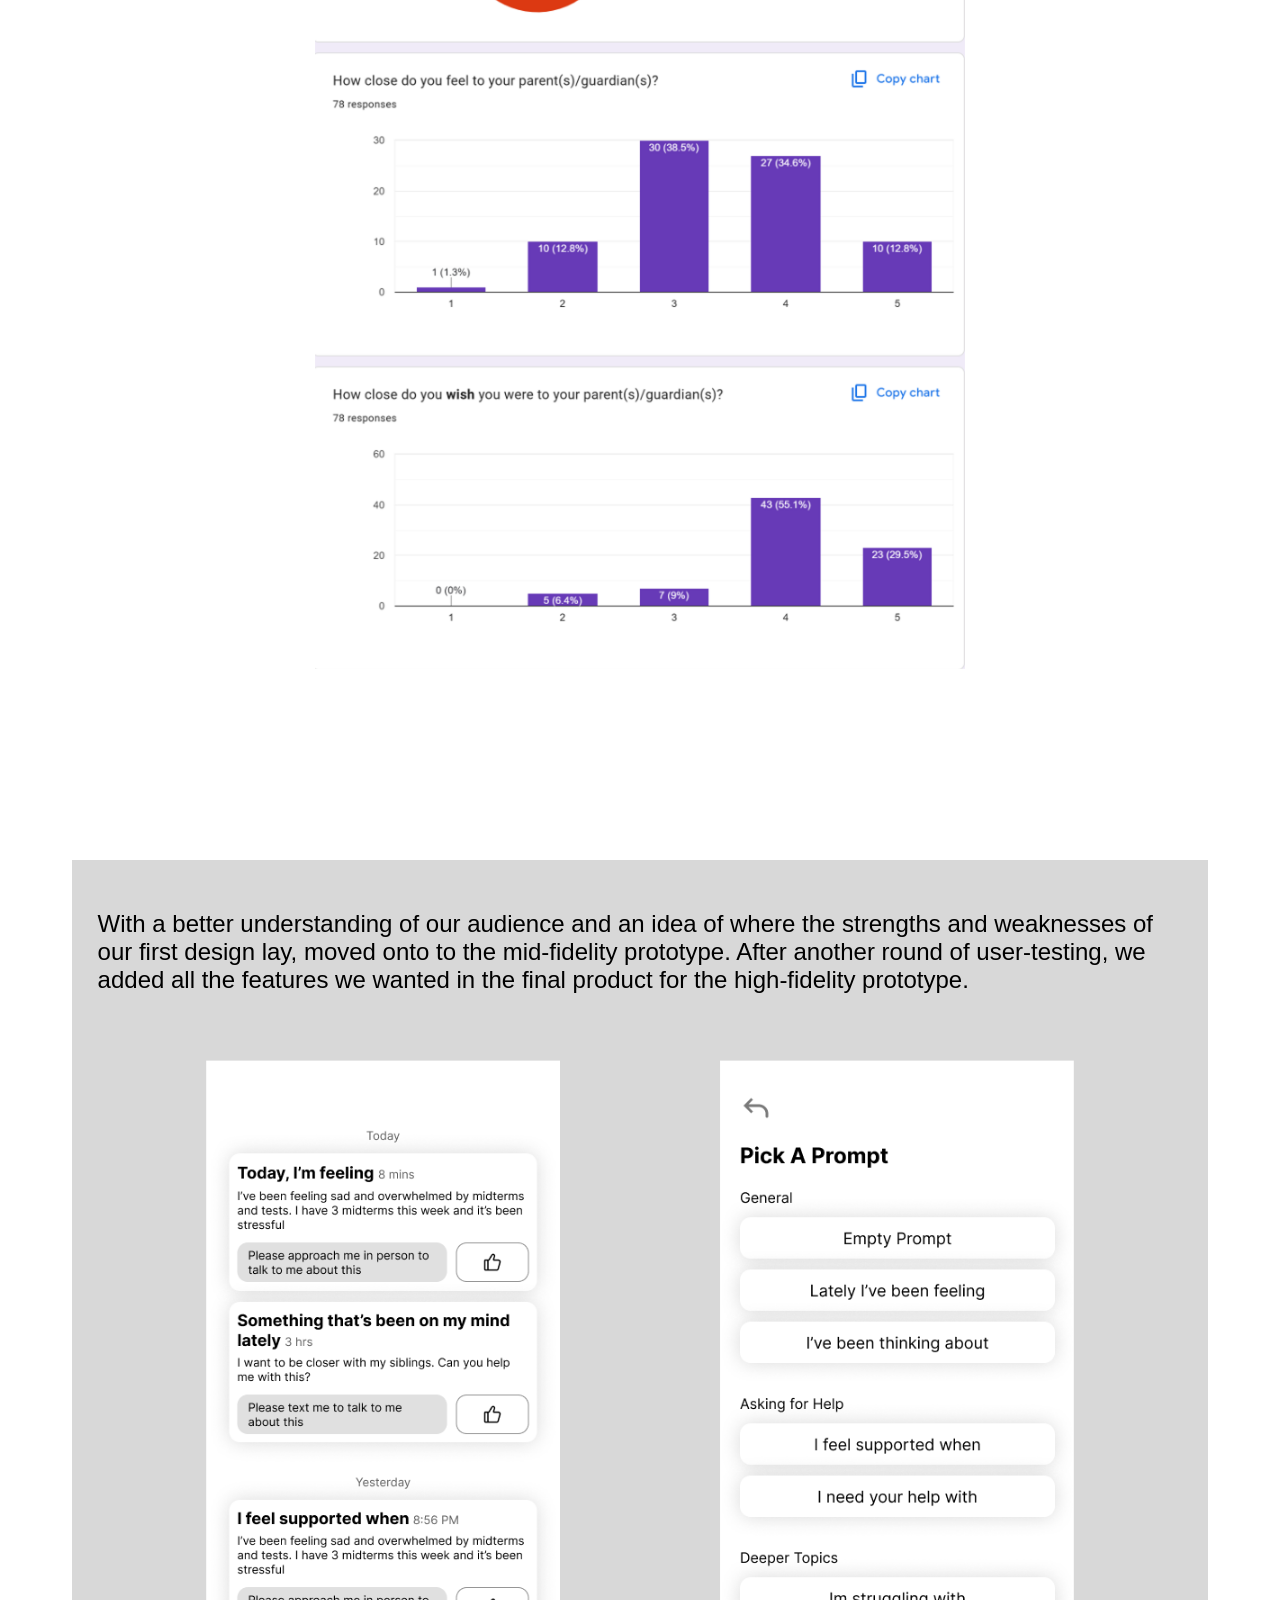
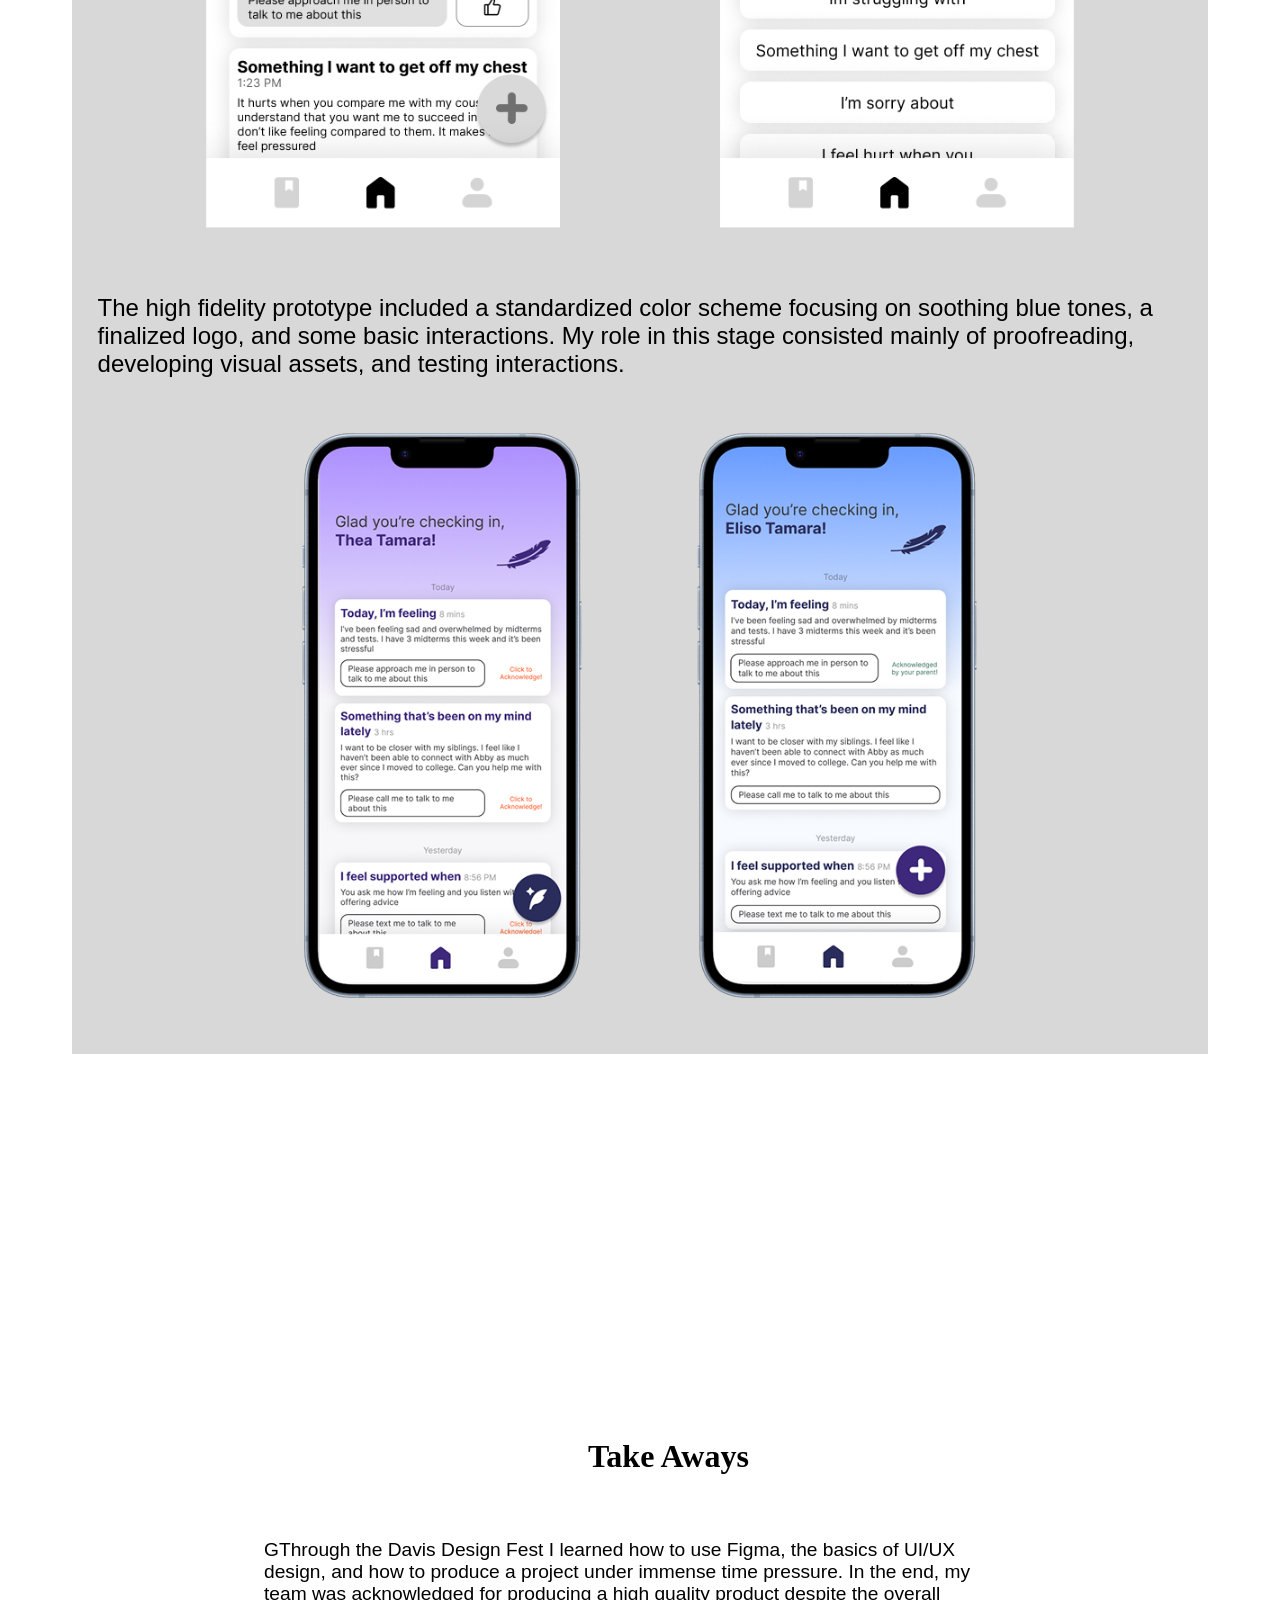
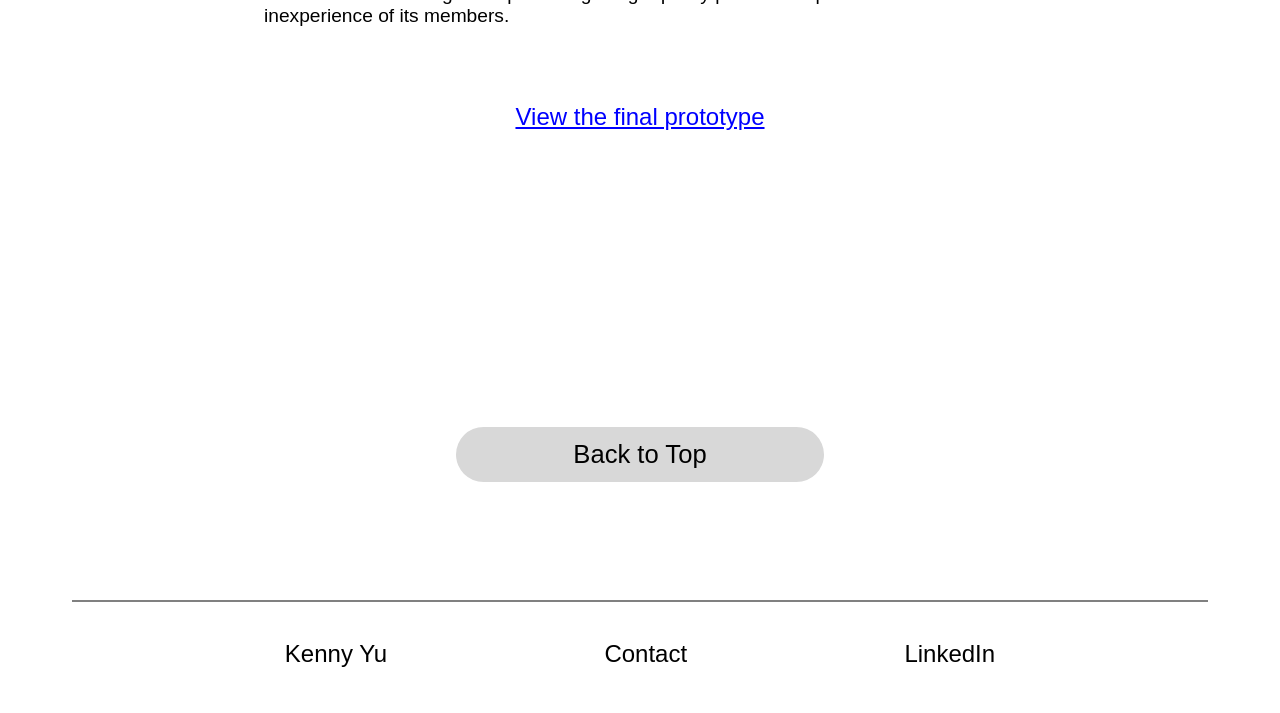
<file: feather.html>
<!DOCTYPE html>
<html lang="en">
<head>
    <meta charset="UTF-8">
    <meta name="viewport" content="width=device-width, initial-scale=1.0">
    <title>Feather</title>

    <script src="script.js" defer></script>
    <link href="styles.css" rel="stylesheet">
</head>
<body>
    <header>
        <div>
            <a href="about.html">
                <img src="images/home/logo.png" alt="logo">
            </a>
        </div>
        <nav class="aboveScreen navigation">
            <a href="index.html" class="bold">Work</a>
            <a href="about.html">About</a>
            <a href="&#109;&#97;&#105;&#108;&#116;&#111;&#58;&#107;&#101;&#110;&#110;&#121;&#108;&#103;&#109;&#52;&#53;&#64;&#103;&#109;&#97;&#105;&#108;&#46;&#99;&#111;&#109;">Contact</a>
        </nav>
    </header>

    <img src="images/feather/featherHero.png" alt="Feather Hero Image" class="hero">
    
    <div class="projInfo">
        <h2>Year</h2>
        <h2>Tools</h2>
        <h2>Purpose</h2>
        <h3>2024</h3>
        <h3>Figma</h3>
        <h3>Davis Design Fest</h3>
    </div>

    <section>
        <h2 class="projSections">Project Overview</h2>

        <p class="projBodyText">Feather was the culmination of a 48 hour long UI/UX project completed for the Davis Design Fest. The event consisted of several 4-person teams interpreting a single design prompt and competing to create the best app web flow.
        </br></br>

        At the beginning of the project, I was unfamiliar with design tools such as Figma and Canva, luckily I was paired with someone with design expertise. Under her guidance, I began to understand the UI/UX design process and we started brainstorming ideas. 
        </p>
        <img src="images/feather/featherStyle.png" alt="Feather Style Guide" class="centered">
    </section>

    <section>
        <h2 class="projSections">Process</h2>

        <p class="projBodyText">
        After we had a plan, we started data on our audience, college-aged students. We then decided gather more data at a deeper level and I was tasked with conducting audience interviews. At random, I interviewed several members of the Davis community on how effective they felt our app was and how easily they were able to navigate through the wireframe’s pages. 
        </p>
        <img src="images/feather/featherSurvery.png" alt="Feather Survery Results" class="centered">

        <div id="tinyFeastDivider">
            <p>With a better understanding of our audience and an idea of where the strengths and weaknesses of our first design lay, moved onto to the mid-fidelity prototype. After another round of user-testing, we added all the features we wanted in the final product for the high-fidelity prototype. </p>
            <img src="images/feather/featherLoFi.png" alt="Feather Low Fidelity Prototype" class="centered">
            <p>The high fidelity prototype included a standardized color scheme focusing on soothing blue tones, a finalized logo, and some basic interactions. My role in this stage consisted mainly of proofreading, developing visual assets, and testing interactions.</p>
            <img src="images/feather/featherHiFi.png" alt="Feather High Fidelity Prototype" class="centered">
        </div>

        <h2 class="projSections takeAways">Take Aways</h2>
        <p class="projBodyText">GThrough the Davis Design Fest I learned how to use Figma, the basics of UI/UX design, and how to produce a project under immense time pressure. In the end, my team was acknowledged for producing a high quality product despite the overall inexperience of its members. </p>
        <a href="https://www.figma.com/proto/9e112LCc4rb64D5Doe4M7c/P2-Deliverable--6--Final-Prototype?t=O0i9n2d3seqfkTe5-0&scaling=scale-down&content-scaling=fixed&page-id=0%3A1&node-id=4003-55" class="clickLink">View the final prototype</a>

        <section>
            <a href="#">
                <div class="upButton">Back to Top</div>
            </a>
            <section class="footer">
                <a href="about.html">Kenny Yu</a>
                <a href="&#109;&#97;&#105;&#108;&#116;&#111;&#58;&#107;&#101;&#110;&#110;&#121;&#108;&#103;&#109;&#52;&#53;&#64;&#103;&#109;&#97;&#105;&#108;&#46;&#99;&#111;&#109;">Contact</a>
                <a href="https://www.linkedin.com/in/kenny-yu-82a29a240/">LinkedIn</a>
            </section>
        </section>
    </section>
</body>
</file>
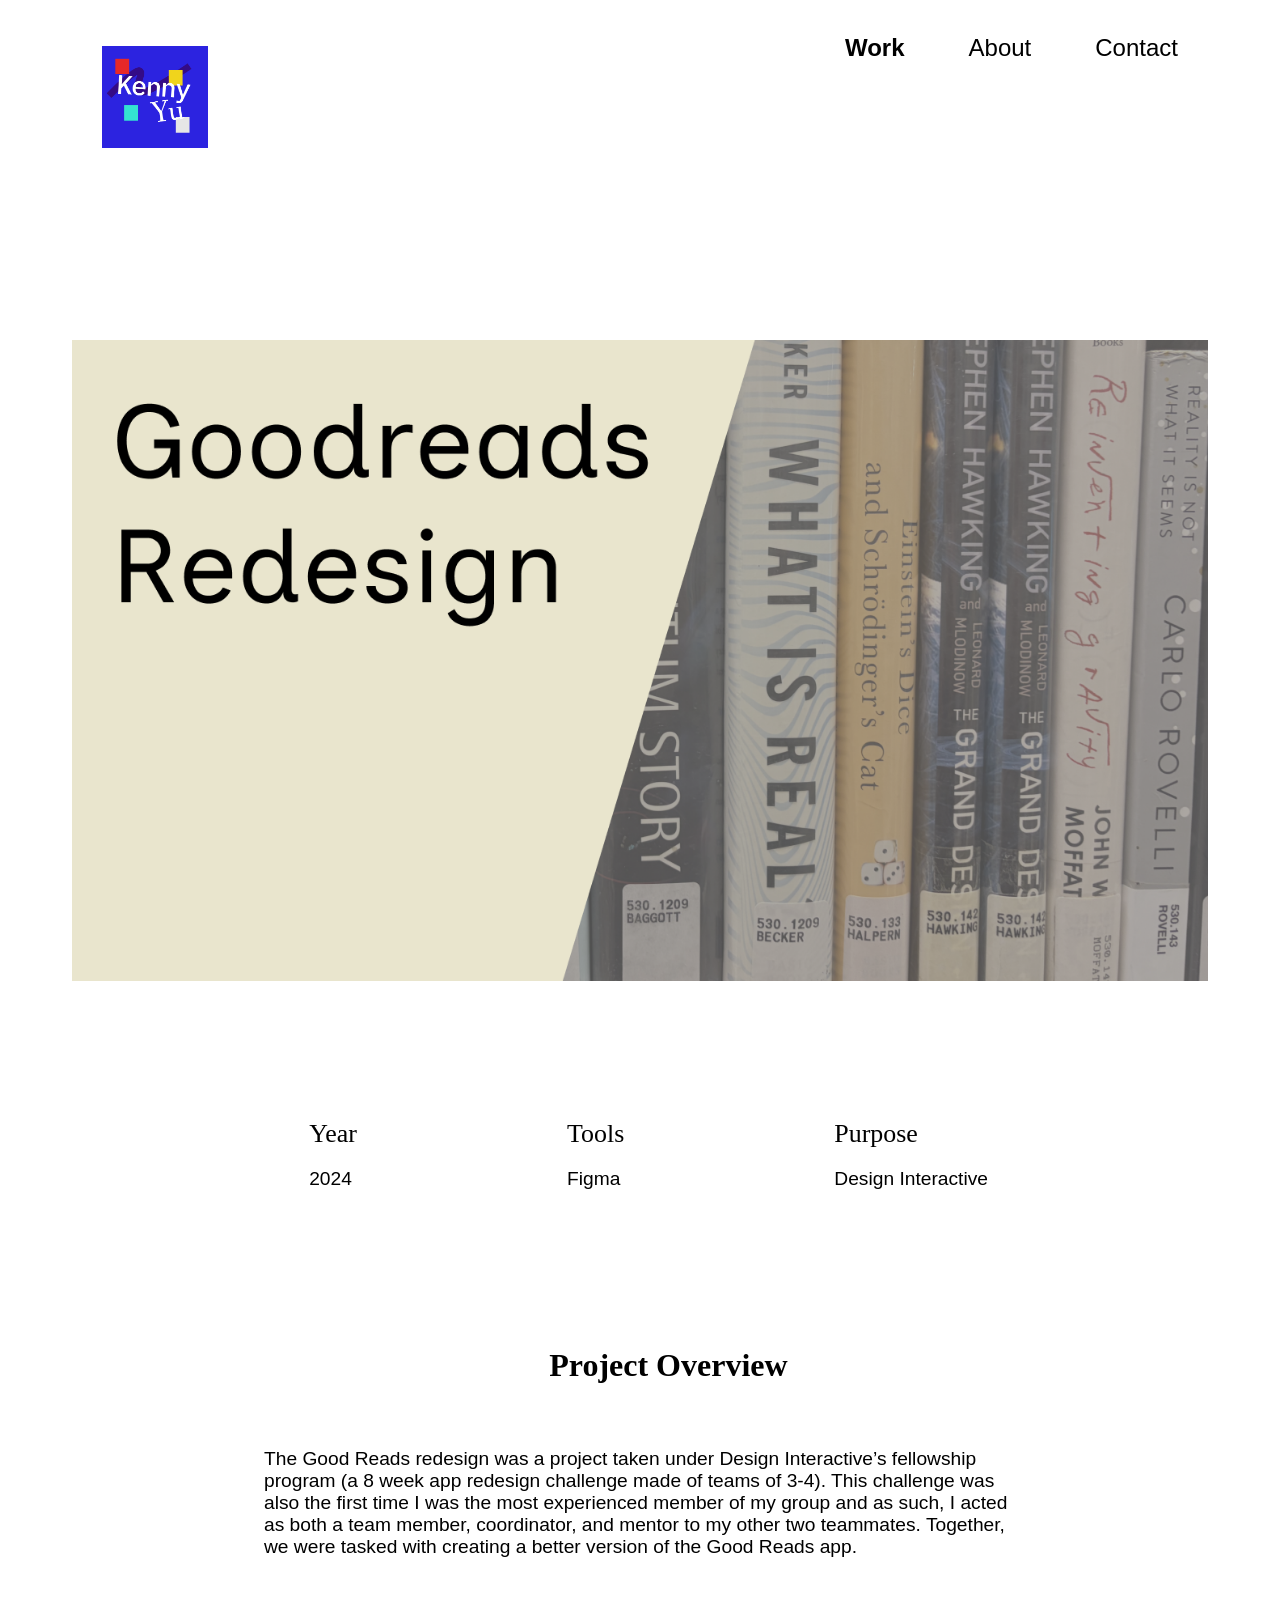
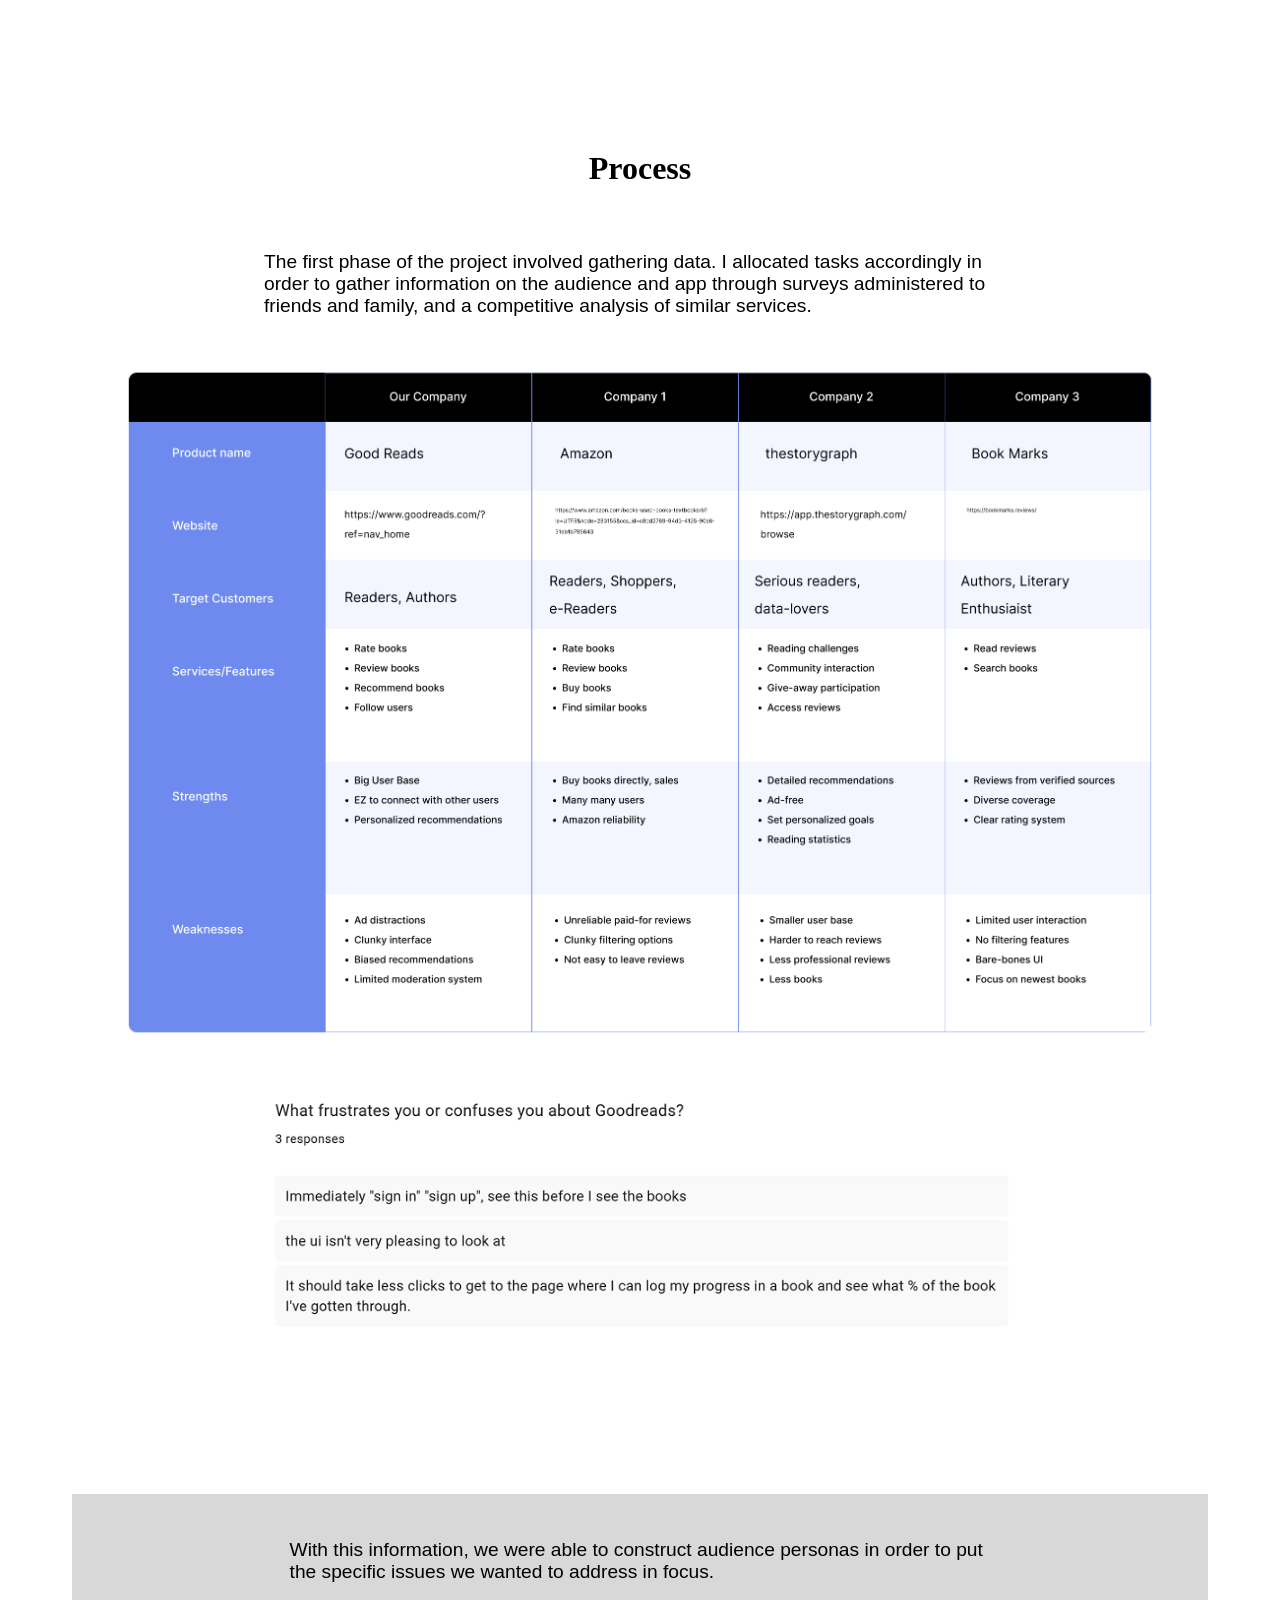
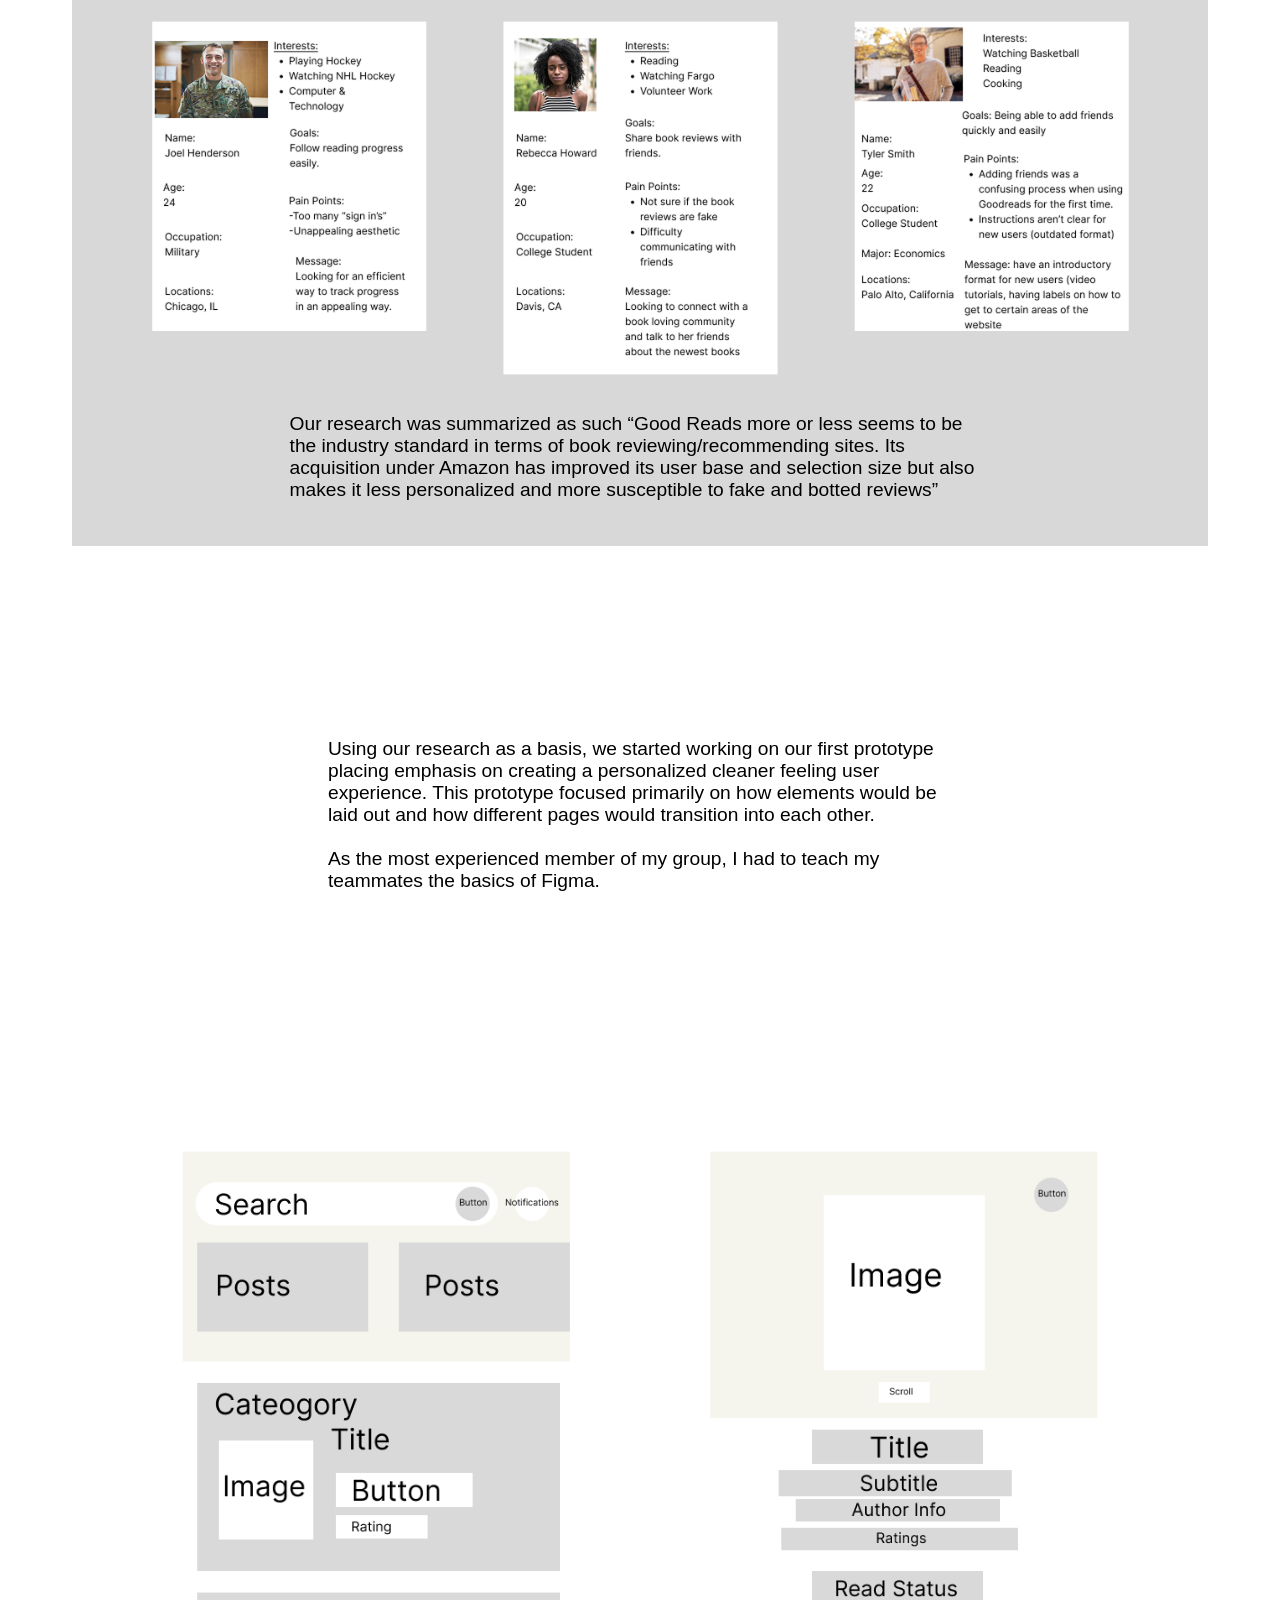
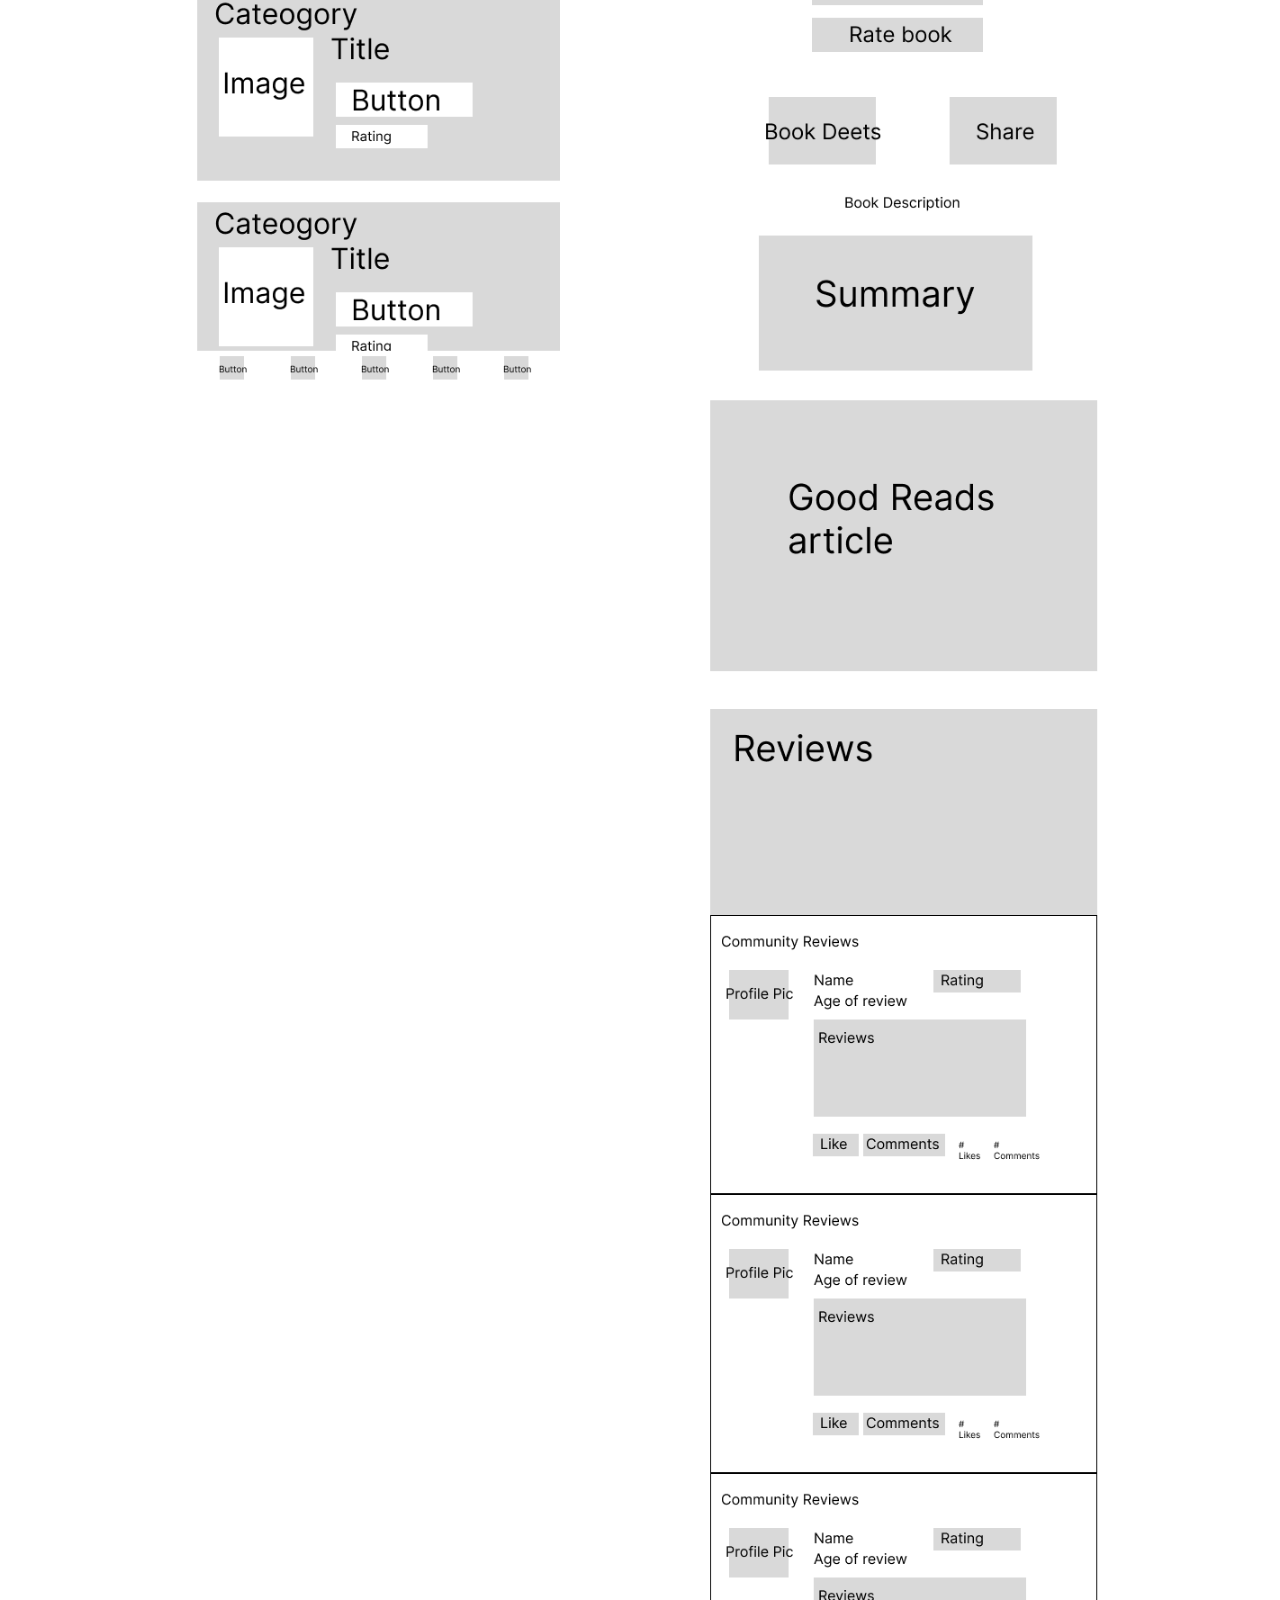
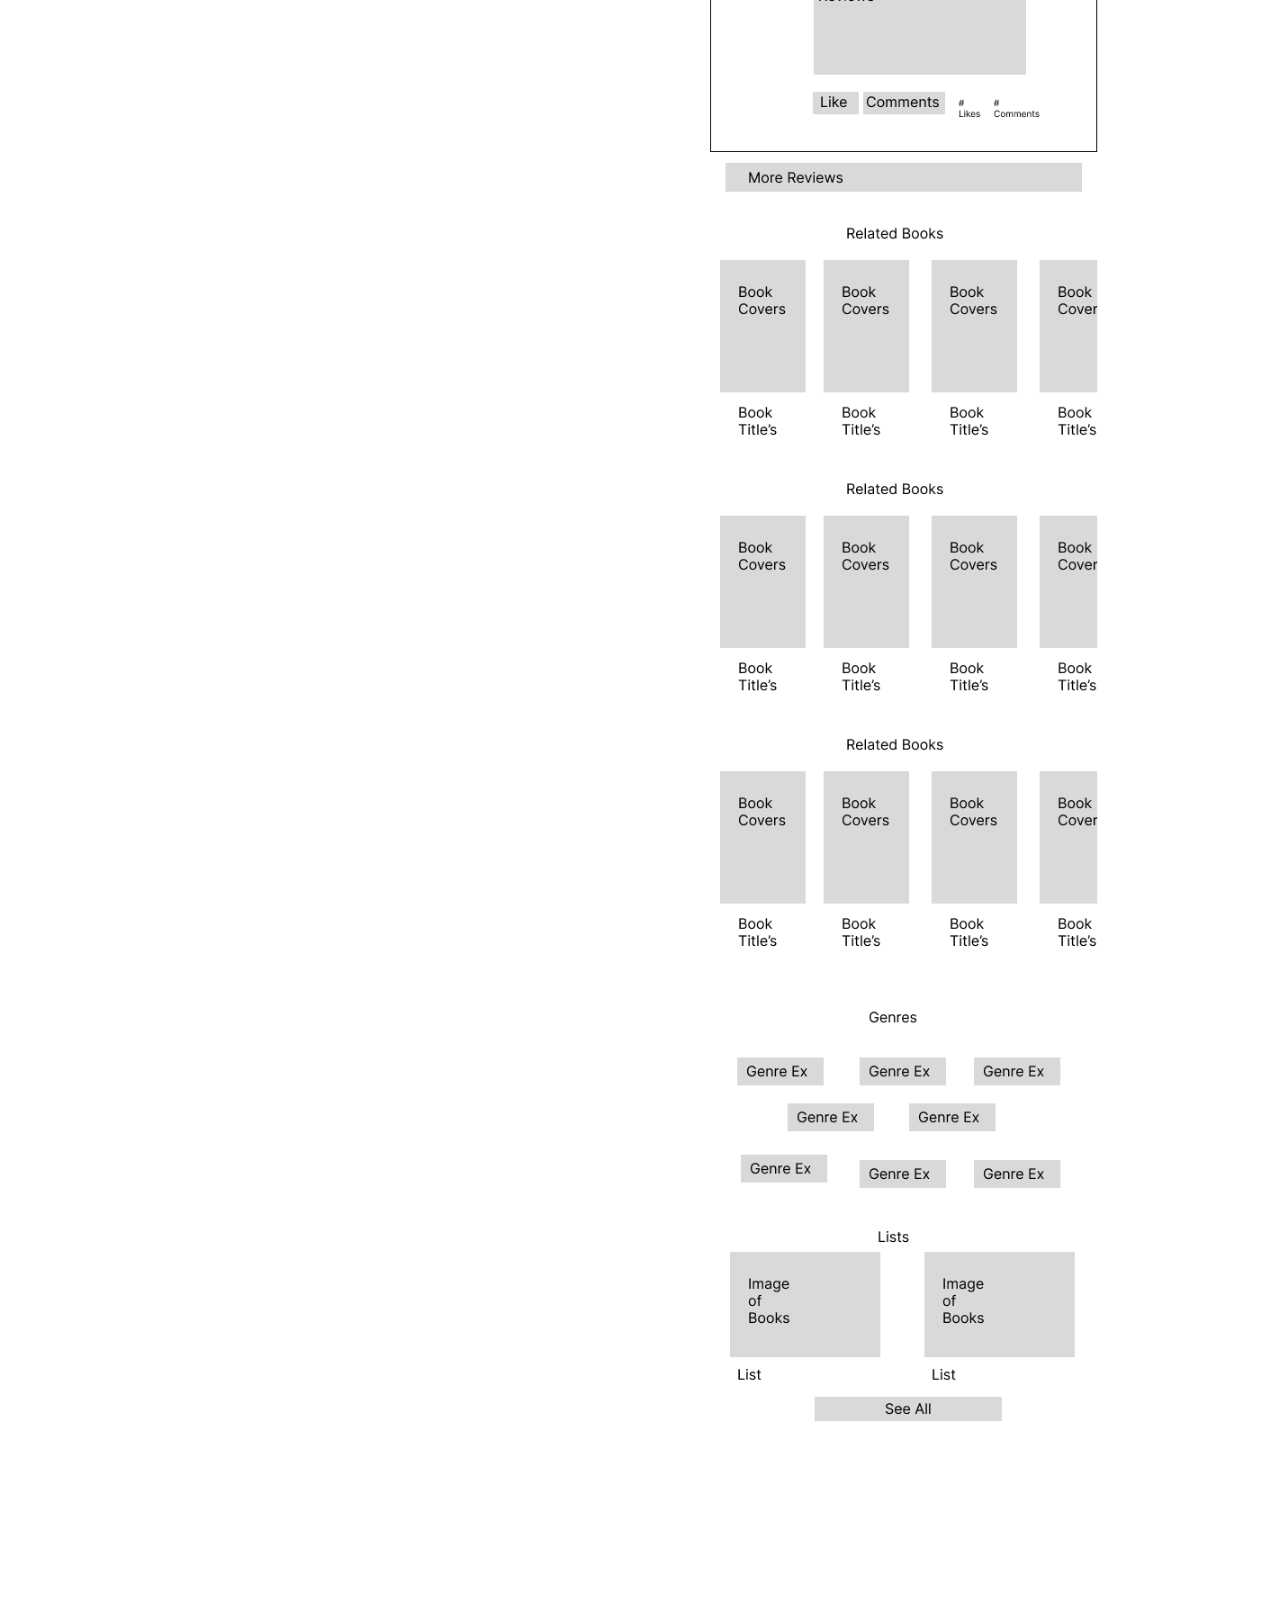
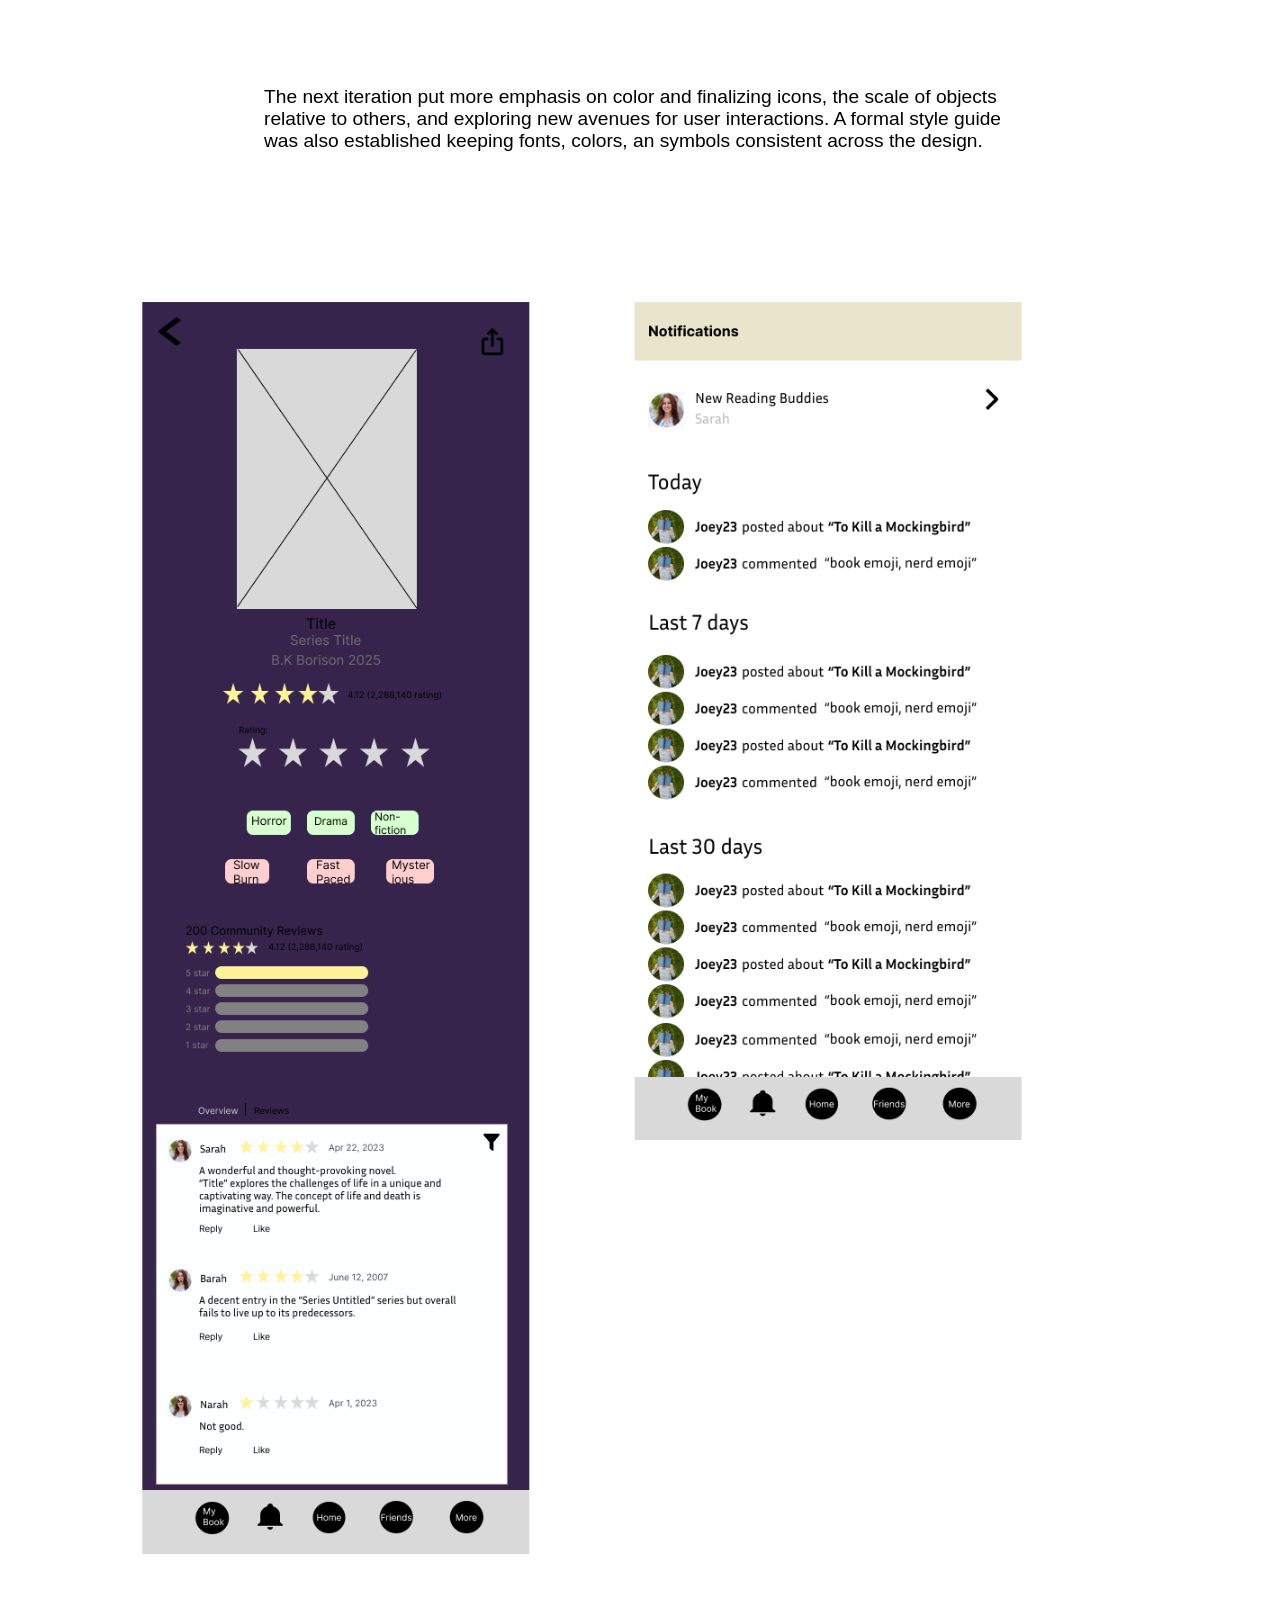
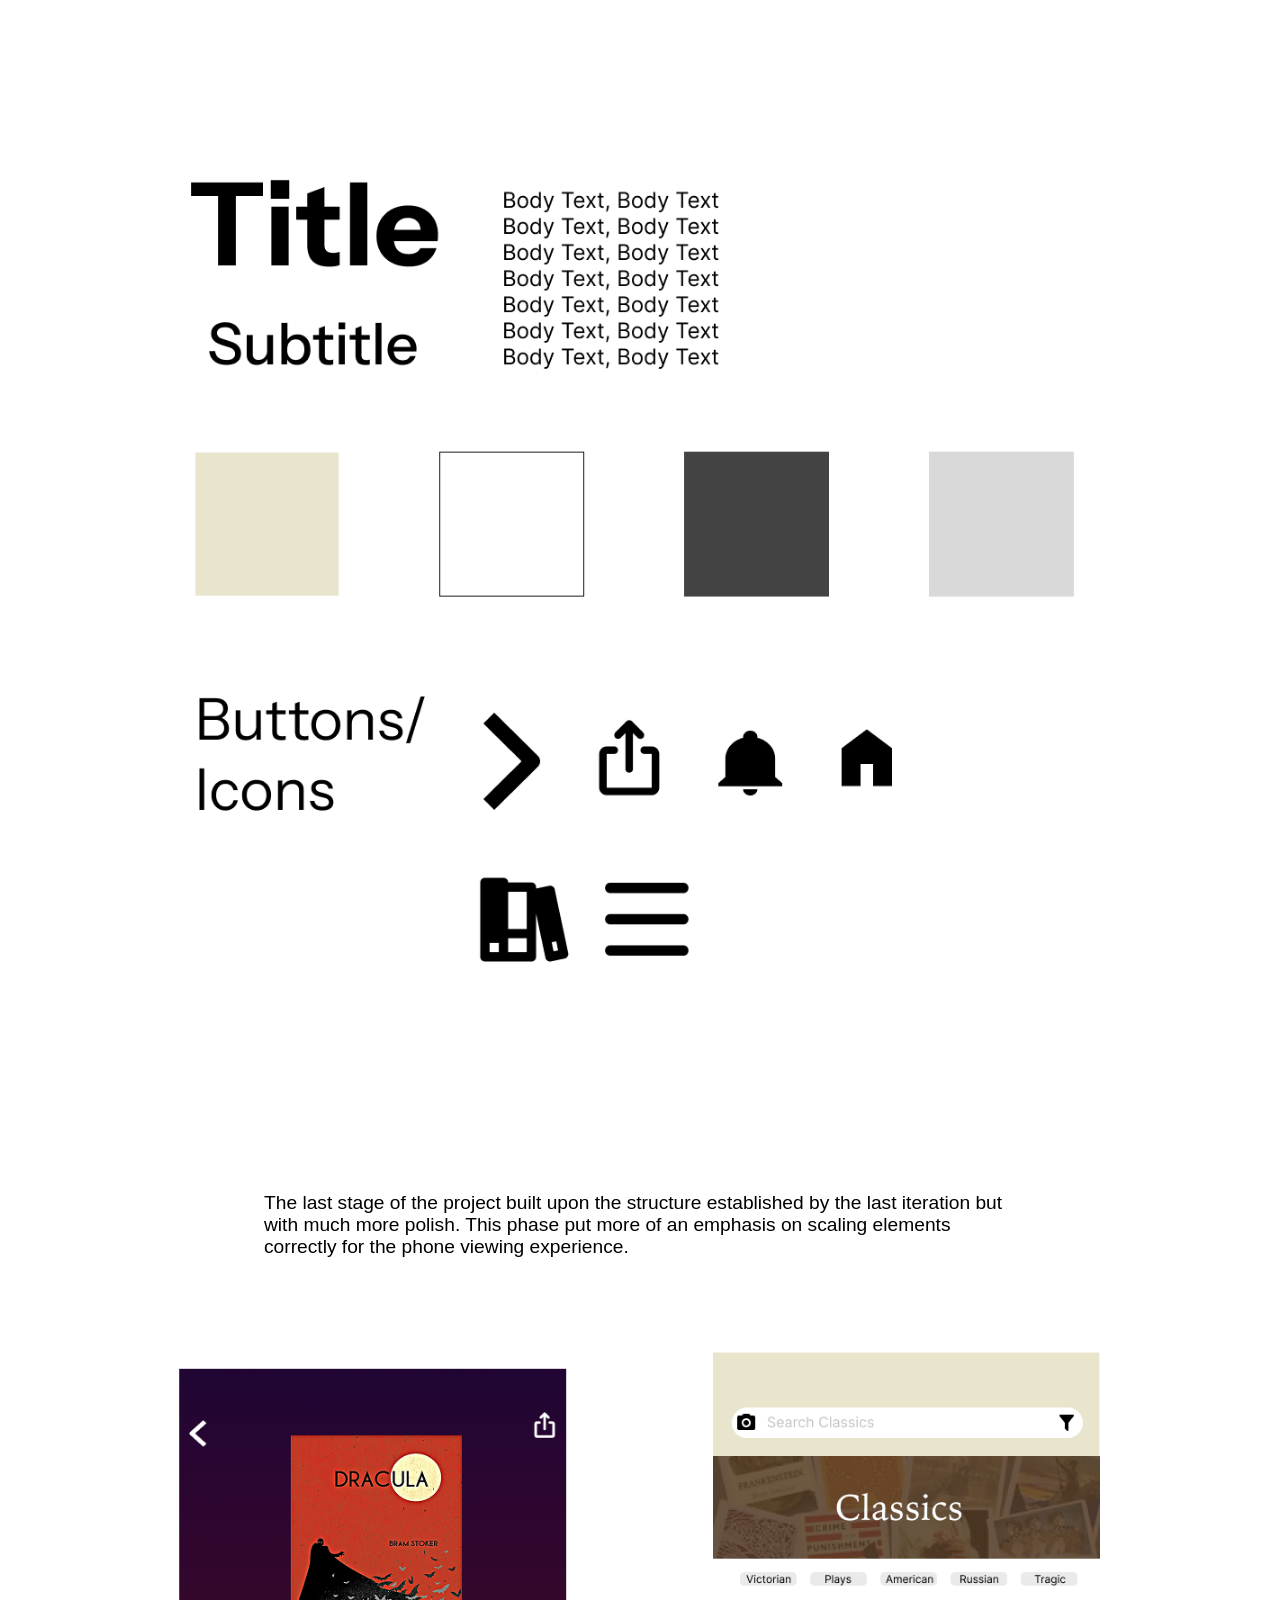
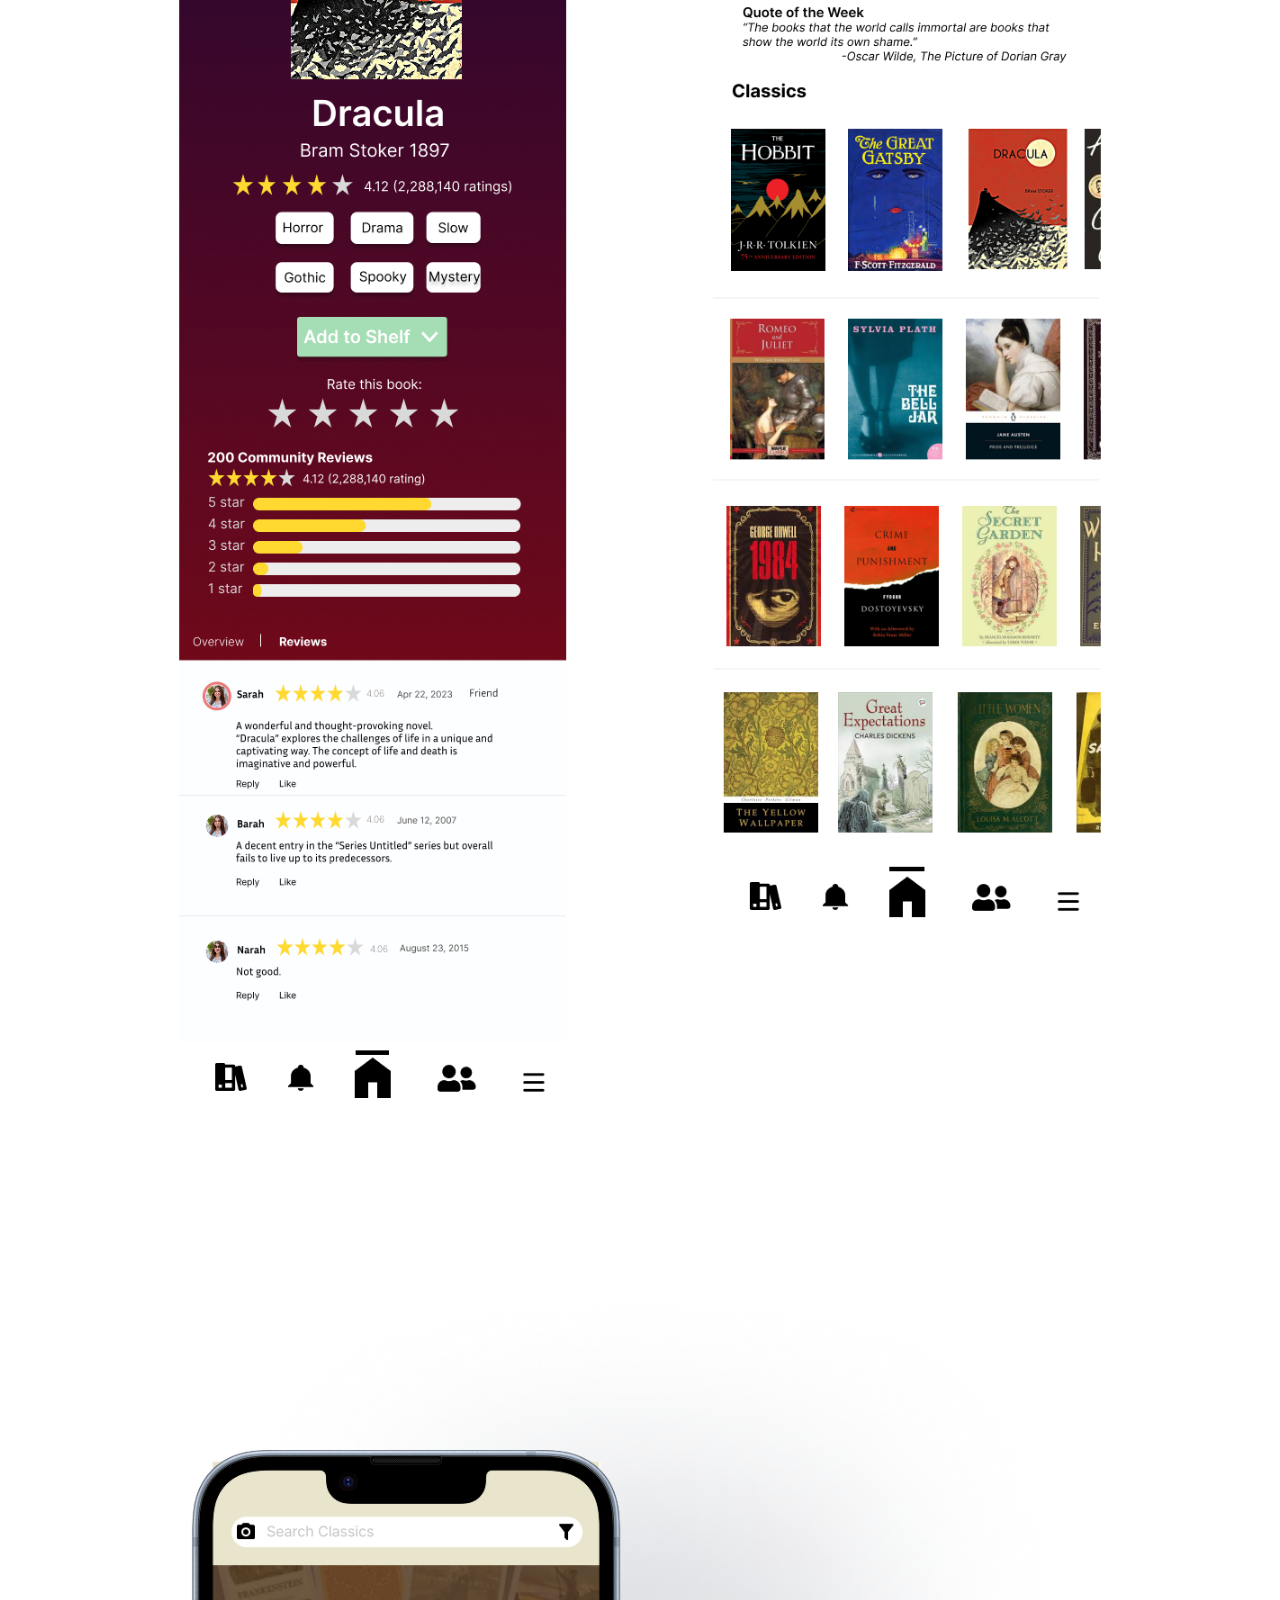
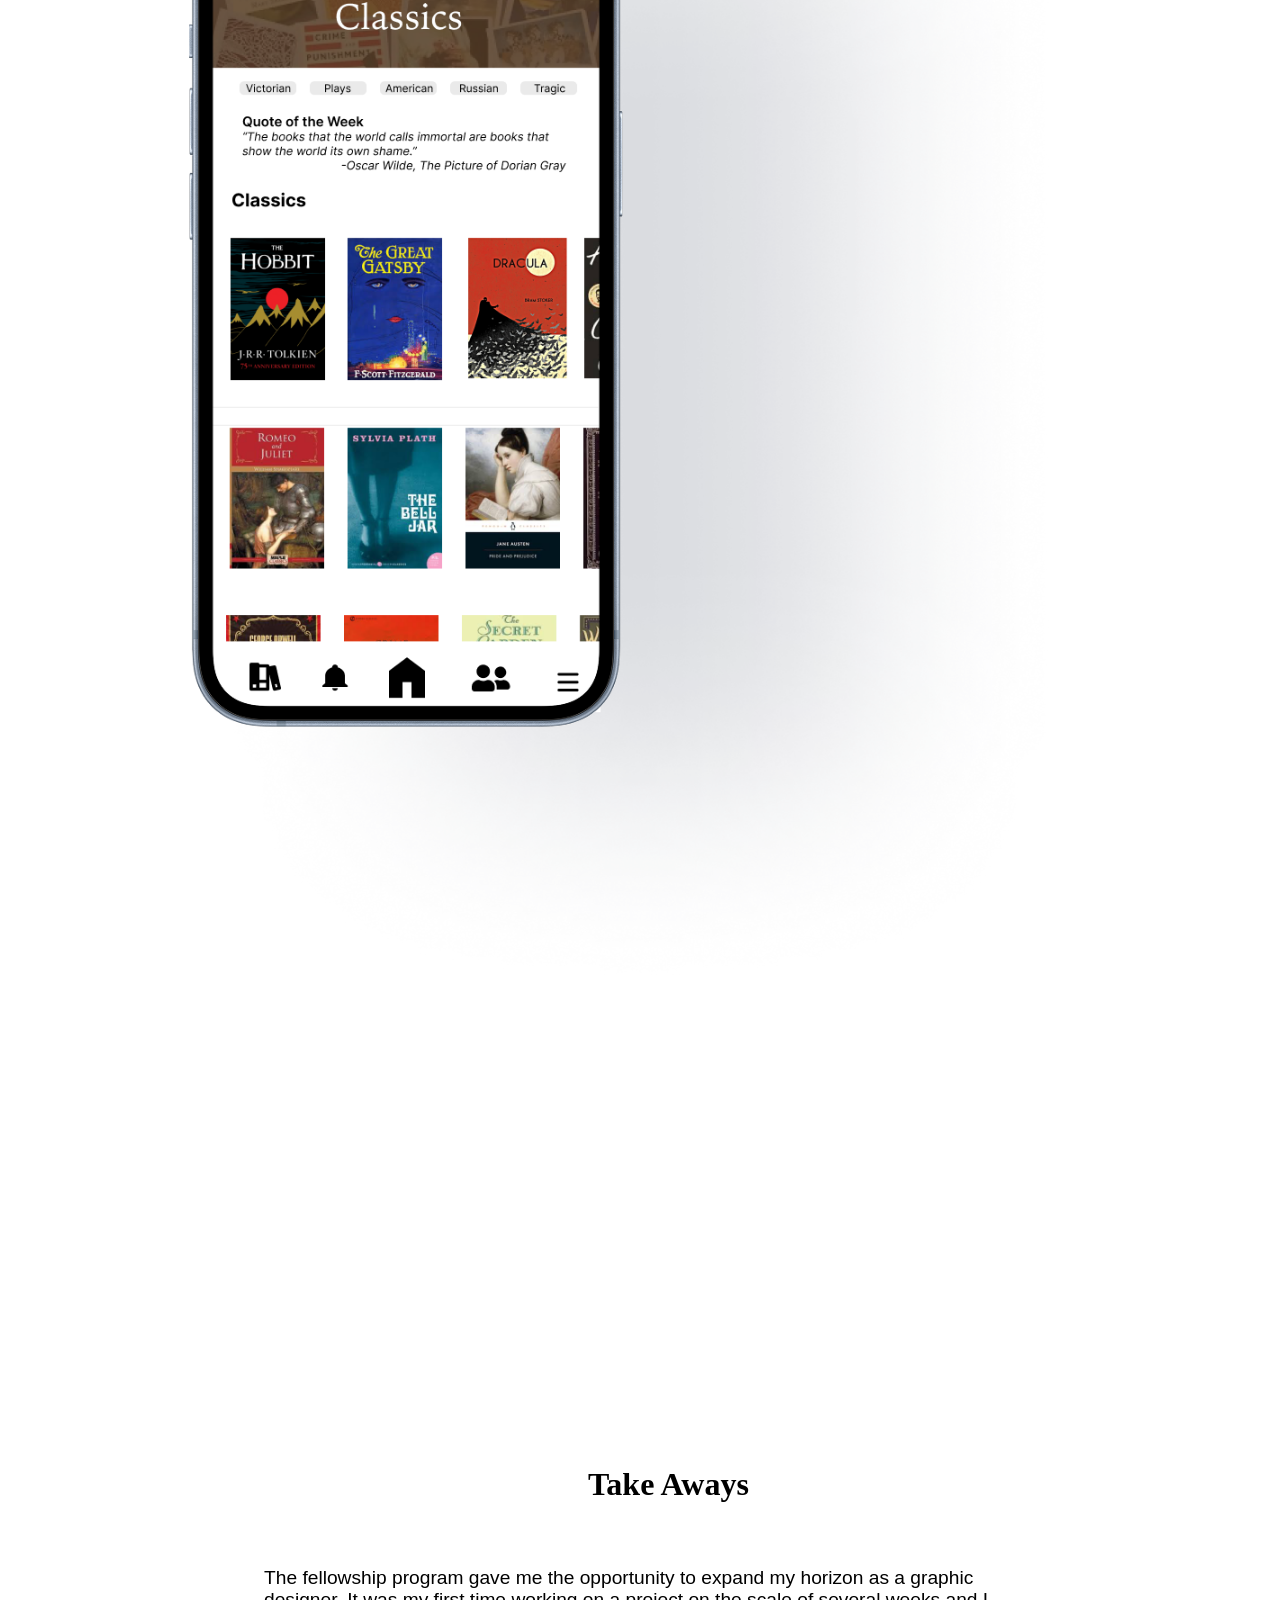
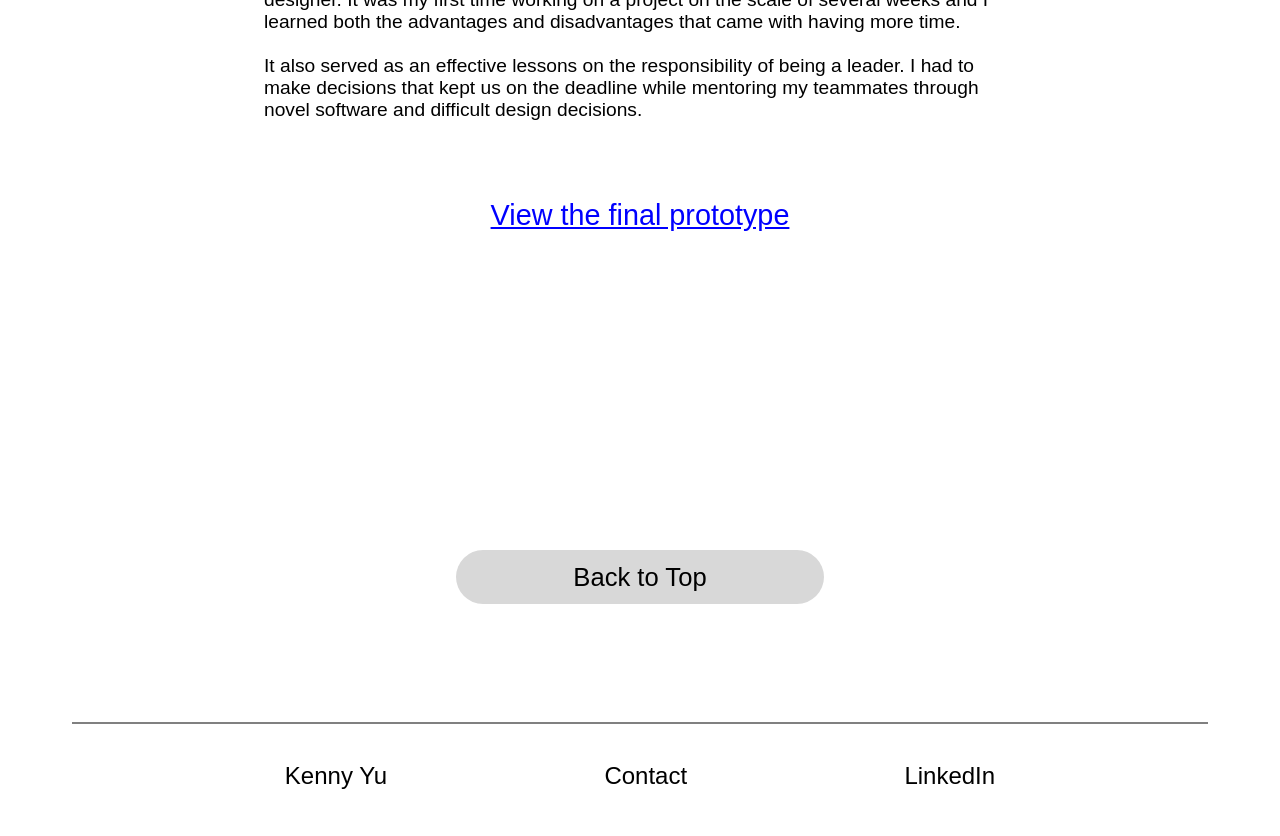
<file: fellowship.html>
<!DOCTYPE html>
<html lang="en">
<head>
    <meta charset="UTF-8">
    <meta name="viewport" content="width=device-width, initial-scale=1.0">
    <title>Fellowship</title>

    <script src="script.js" defer></script>
    <link href="styles.css" rel="stylesheet">
</head>
<body>
    <header>
        <div>
            <a href="about.html">
                <img src="images/home/logo.png" alt="logo">
            </a>
        </div>
        <nav class="aboveScreen navigation">
            <a href="index.html" class="bold">Work</a>
            <a href="about.html">About</a>
            <a href="&#109;&#97;&#105;&#108;&#116;&#111;&#58;&#107;&#101;&#110;&#110;&#121;&#108;&#103;&#109;&#52;&#53;&#64;&#103;&#109;&#97;&#105;&#108;&#46;&#99;&#111;&#109;">Contact</a>
        </nav>
    </header>

    <img src="images/fellowship/goodReadsHero.png" alt="Goodreads Hero Image" class="hero">

    <div class="projInfo">
        <h2>Year</h2>
        <h2>Tools</h2>
        <h2>Purpose</h2>
        <h3>2024</h3>
        <h3>Figma</h3>
        <h3>Design Interactive</h3>
    </div>

    <section>
        <h2 class="projSections">Project Overview</h2>

        <p class="projBodyText">The Good Reads redesign was a project taken under Design Interactive’s fellowship program (a 8 week app redesign challenge made of teams of 3-4). This challenge was also the first time I was the most experienced member of my group and as such, I acted as both a team member, coordinator, and mentor to my other two teammates. Together, we were tasked with creating a better version of the Good Reads app.
        </p>
    </section>

    <section>
        <h2 class="projSections upperSpace">Process</h2>

        <p class="projBodyText">
        The first phase of the project involved gathering data. I allocated tasks accordingly in order to gather information on the audience and app through surveys administered to friends and family, and a competitive analysis of similar services. 
        </p>
        <img src="images/fellowship/goodReadsTable.png" alt="competitive analysis" class="centered">
        <img src="images/fellowship/goodReadsSurvey.png" alt="survery results" class="centered">

        <div id="tinyFeastDivider">
            <p class="projBodyText">
            With this information, we were able to construct audience personas in order to put the specific issues we wanted to address in focus.  
            </p>
            <img src="images/fellowship/goodReadsPersonas.png" alt="good reads personas" class="centered">
            <p class="projBodyText">Our research was summarized as such “Good Reads more or less seems to be the industry standard in terms of book reviewing/recommending sites. Its acquisition under Amazon has improved its user base and selection size but also makes it less personalized and more susceptible to fake and botted reviews”</p>
        </div>

        <p class="projBodyText upperSpace">Using our research as a basis, we started working on our first prototype placing emphasis on creating a personalized cleaner feeling user experience. This prototype focused primarily on how elements would be laid out and how different pages would transition into each other. </br></br>

        As the most experienced member of my group, I had to teach my teammates the basics of Figma. </p>

        <img src="images/fellowship/goodReadsLoFi.png" alt="Good Reads redesign wireframes" class="centered">

        <p class="projBodyText">The next iteration put more emphasis on color and finalizing icons, the scale of objects relative to others, and exploring new avenues for user interactions. A formal style guide was also established keeping fonts, colors, an symbols consistent across the design.</p>

        <img src="images/fellowship/goodReadsMidFi.png" alt="Good Reads redesign Mid-Fi" class="centered">

        <p class="projBodyText">The last stage of the project built upon the structure established by the last iteration but with much more polish. This phase put more of an emphasis on scaling elements correctly for the phone viewing experience. </p>

        <img src="images/fellowship/goodReadsHiFi.png" alt="Good Reads redesign Hi-Fi" class="centered">
        <img src="images/fellowship/goodReadsInSitu.png" alt="Good Reads redesign app on display in phone" class="centered"> 

        <h2 class="projSections takeAways">Take Aways</h2>
        <p class="projBodyText">The fellowship program gave me the opportunity to expand my horizon as a graphic designer. It was my first time working on a project on the scale of several weeks and I learned both the advantages and disadvantages that came with having more time. </br></br>

        It also served as an effective lessons on the responsibility of being a leader. I had to make decisions that kept us on the deadline while mentoring my teammates through novel software and difficult design decisions. 
        <a href="https://www.figma.com/proto/L3OV0raPhzdvCkz7SODojY/DI-Fellowship-2025?node-id=292-278&p=f&t=MQT47uzTT1CGgRRr-0&scaling=scale-down&content-scaling=fixed&page-id=292%3A112&starting-point-node-id=292%3A113" class="clickLink">View the final prototype</a>

        <section>
            <a href="#">
                <div class="upButton">Back to Top</div>
            </a>
            <section class="footer">
                <a href="about.html">Kenny Yu</a>
                <a href="&#109;&#97;&#105;&#108;&#116;&#111;&#58;&#107;&#101;&#110;&#110;&#121;&#108;&#103;&#109;&#52;&#53;&#64;&#103;&#109;&#97;&#105;&#108;&#46;&#99;&#111;&#109;">Contact</a>
                <a href="https://www.linkedin.com/in/kenny-yu-82a29a240/">LinkedIn</a>
            </section>
        </section>
    </section>
</body>
</file>
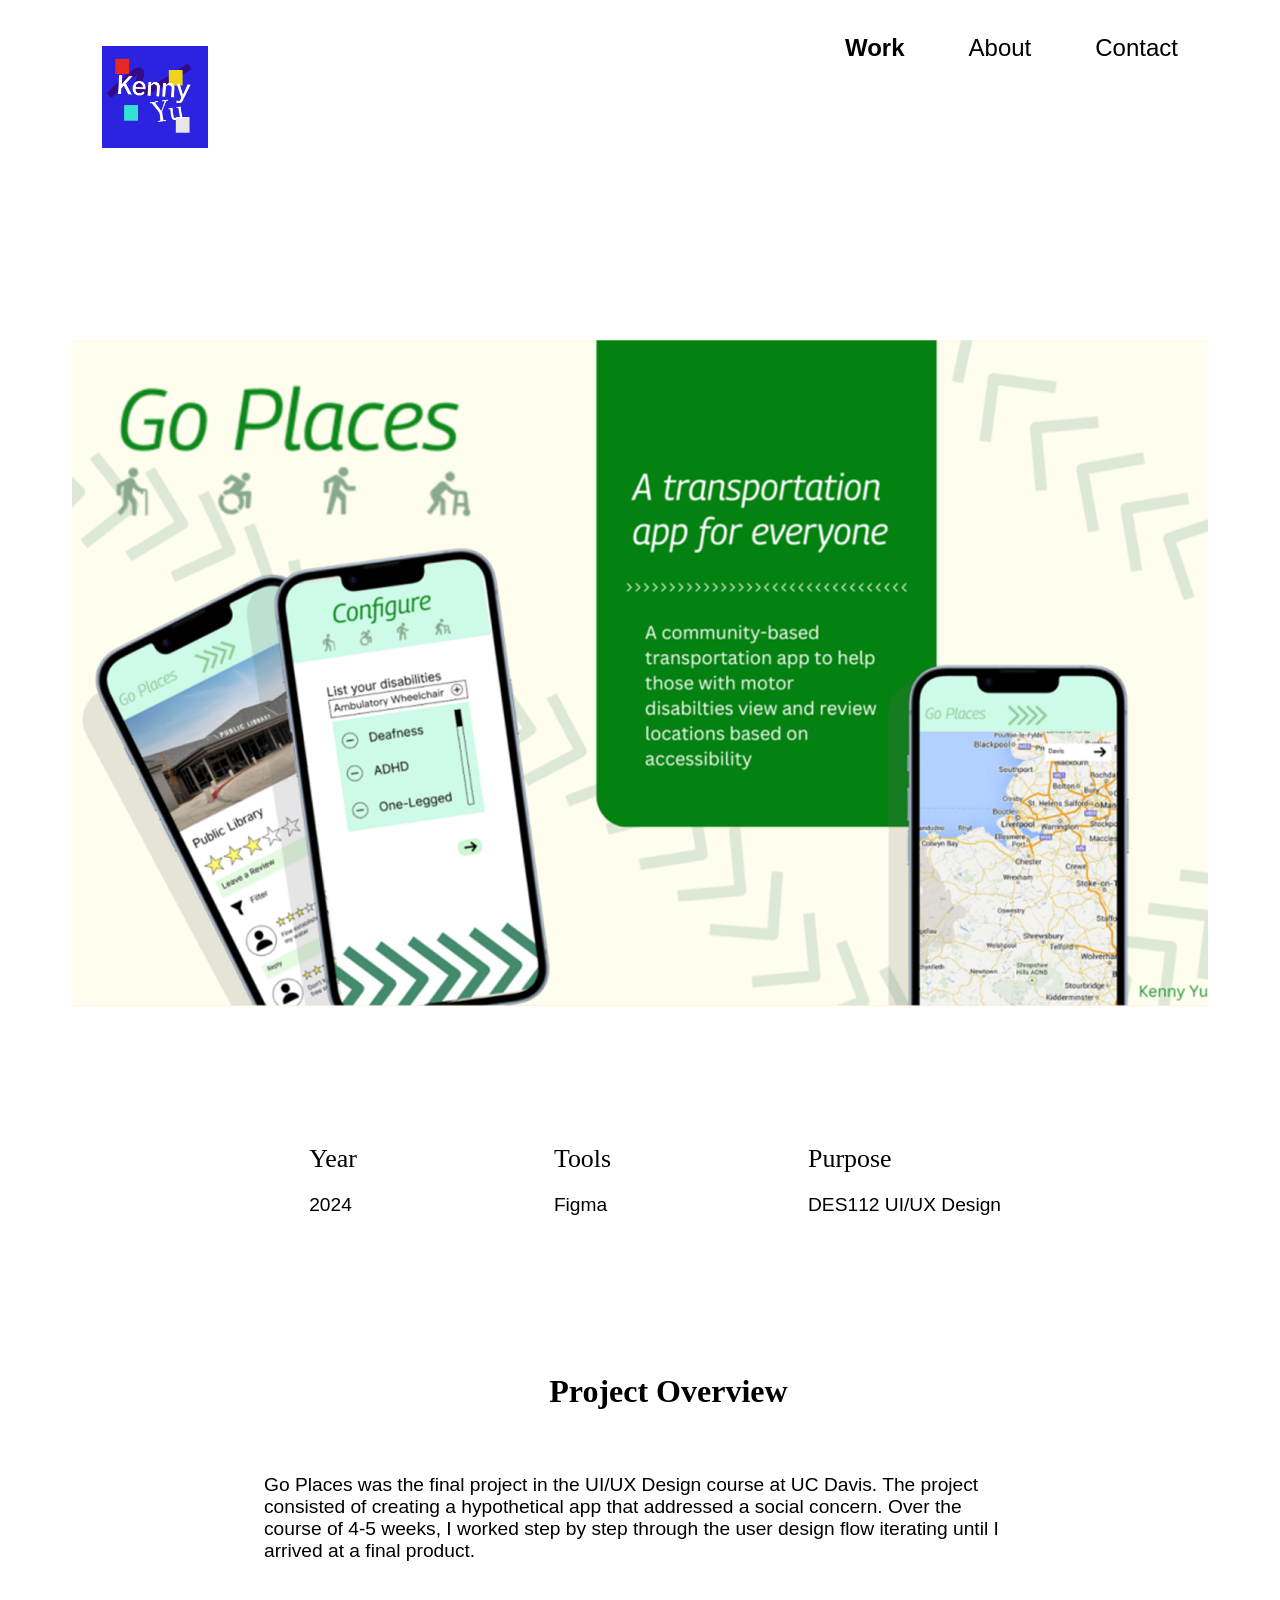
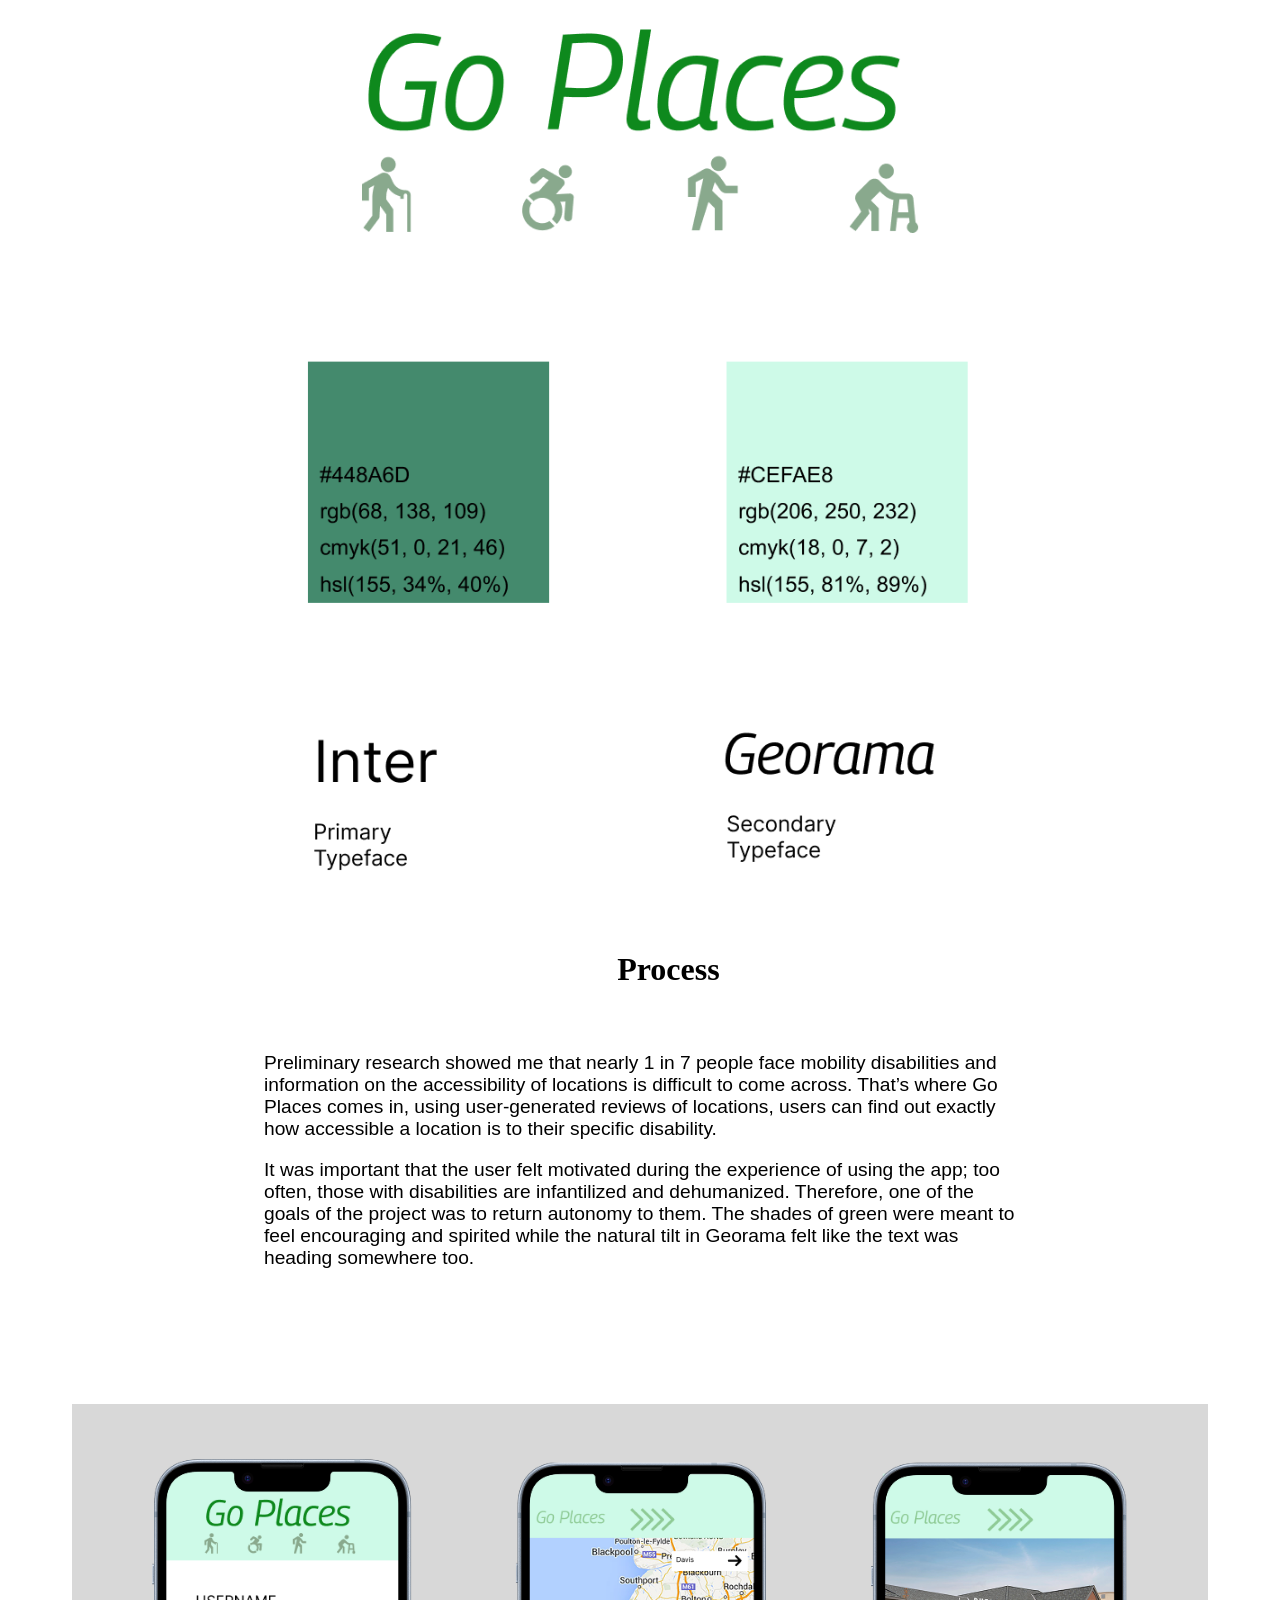
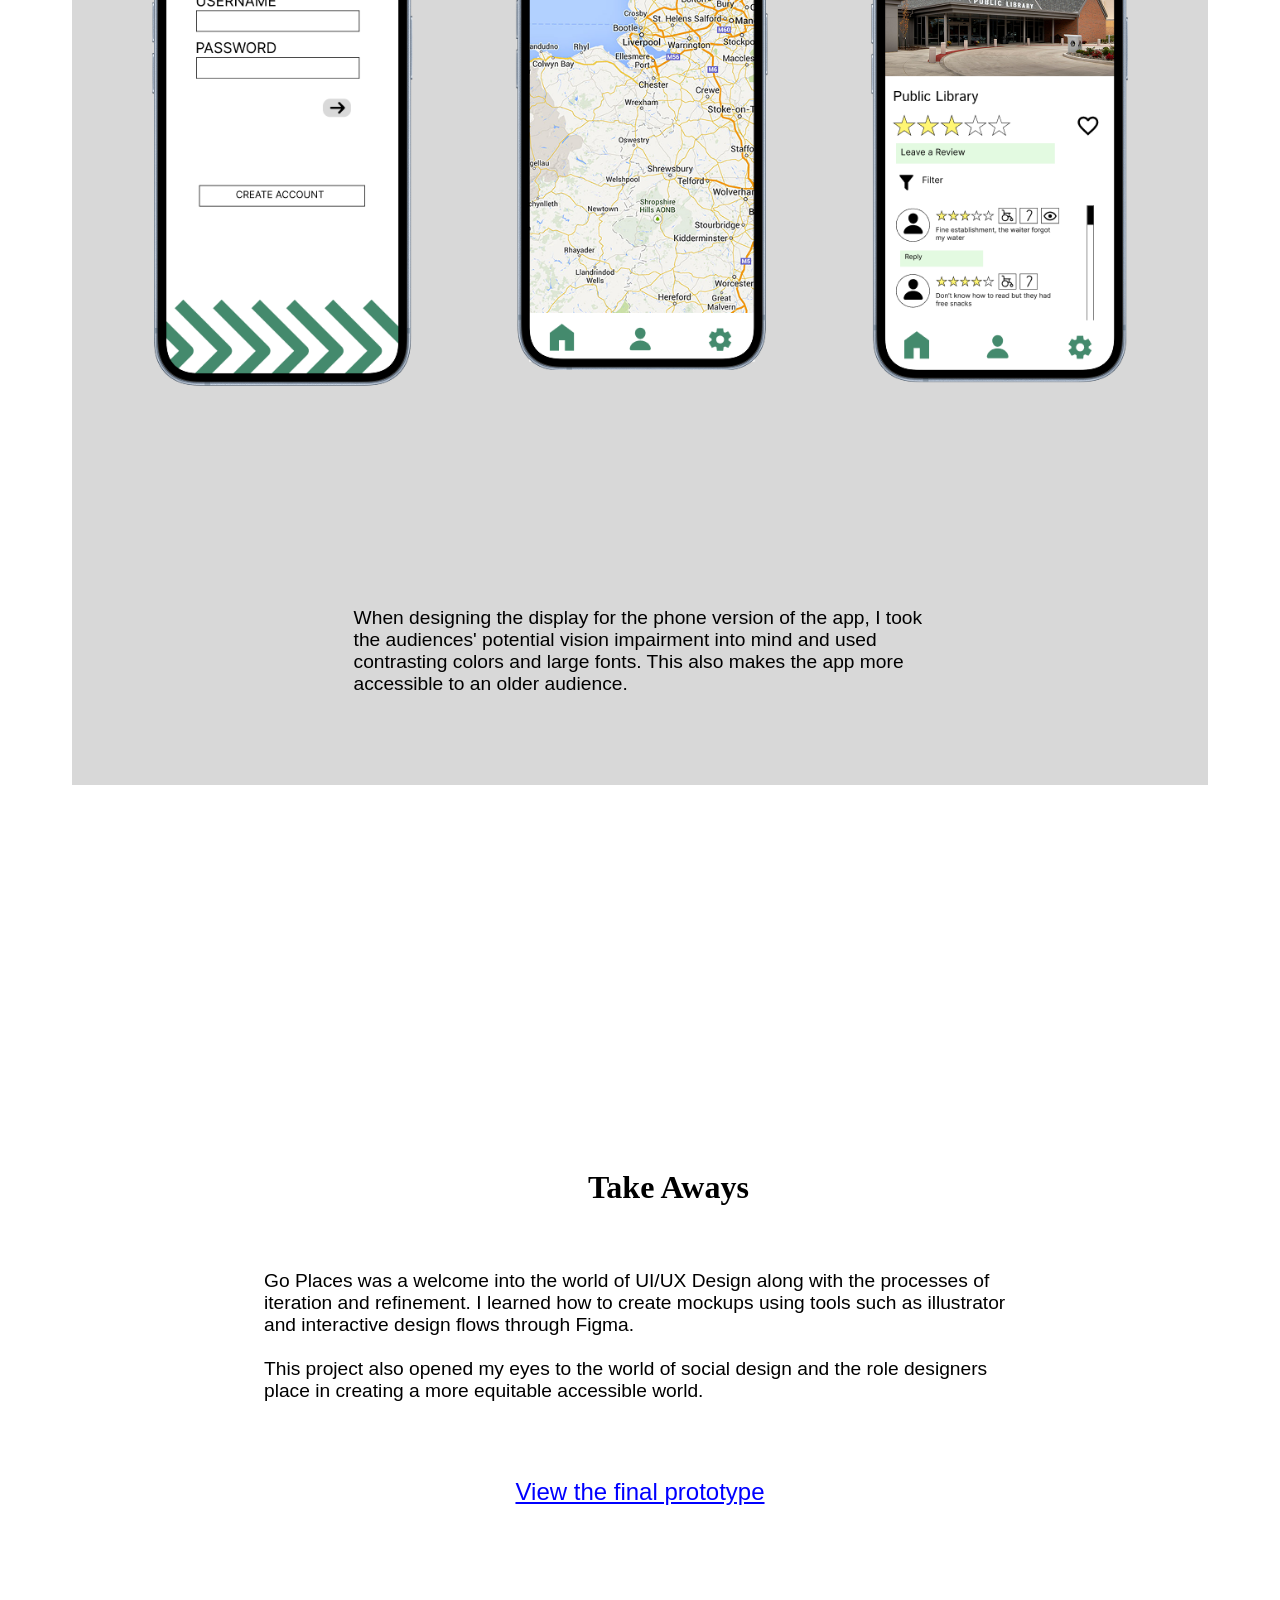
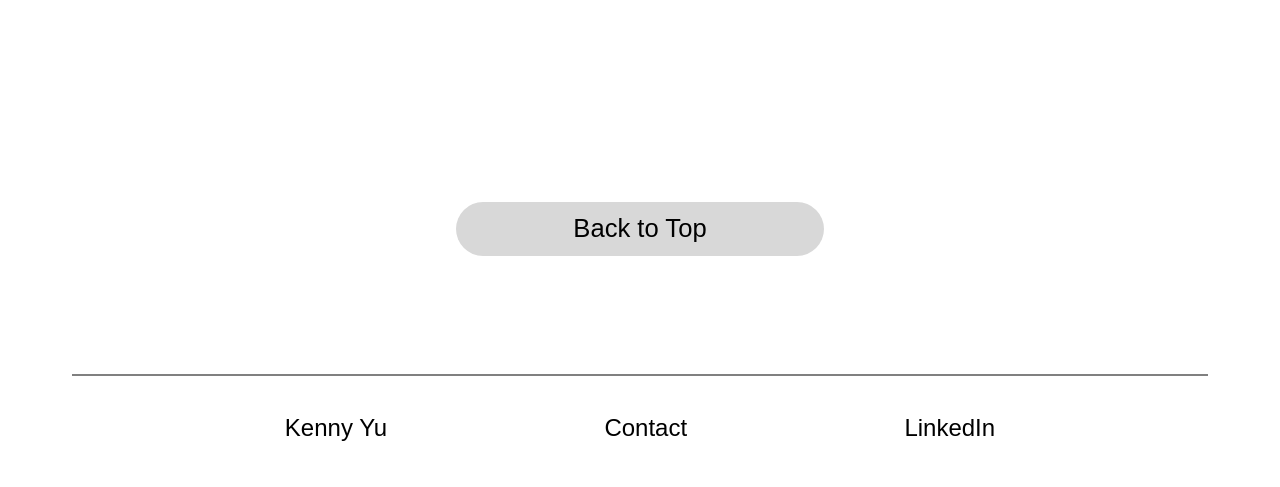
<file: goPlaces.html>
<!DOCTYPE html>
<html lang="en">
<head>
    <meta charset="UTF-8">
    <meta name="viewport" content="width=device-width, initial-scale=1.0">
    <title>go Places</title>

    <script src="script.js" defer></script>
    <link href="styles.css" rel="stylesheet">
</head>
<body>
    <header>
        <div>
            <a href="about.html">
                <img src="images/home/logo.png" alt="logo">
            </a>
        </div>
        <nav class="aboveScreen navigation">
            <a href="index.html" class="bold">Work</a>
            <a href="about.html">About</a>
            <a href="&#109;&#97;&#105;&#108;&#116;&#111;&#58;&#107;&#101;&#110;&#110;&#121;&#108;&#103;&#109;&#52;&#53;&#64;&#103;&#109;&#97;&#105;&#108;&#46;&#99;&#111;&#109;">Contact</a>
        </nav>
    </header>

    <img src="images/goPlaces/goPlacesHero.png" alt="Go Places Hero Image" class="hero">

    <div class="projInfo">
        <h2>Year</h2>
        <h2>Tools</h2>
        <h2>Purpose</h2>
        <h3>2024</h3>
        <h3>Figma</h3>
        <h3>DES112 UI/UX Design</h3>
    </div>

    <section>
        <h2 class="projSections">Project Overview</h2>

        <p class="projBodyText">Go Places was the final project in the UI/UX Design course at UC Davis. The project consisted of creating a hypothetical app that addressed a social concern. Over the course of 4-5 weeks, I worked step by step through the user design flow iterating until I arrived at a final product.
        </p>

        <img src="images/goPlaces/goPlacesStyle.png" alt="Go Places Style Guide" class="centered">
    </section>

    <section>
        <h2 class="projSections">Process</h2>

        <p class="projBodyText">
        Preliminary research showed me that nearly 1 in 7 people face mobility disabilities and information on the accessibility of locations is difficult to come across. That’s where Go Places comes in, using user-generated reviews of locations, users can find out exactly how accessible a location is to their specific disability. 
        </p>
        <p class="projBodyText">
        It was important that the user felt motivated during the experience of using the app; too often, those with disabilities are infantilized and dehumanized. Therefore, one of the goals of the project was to return autonomy to them. The shades of green were meant to feel encouraging and spirited while the natural tilt in Georama felt like the text was heading somewhere too.  
        </p>

        <div id="tinyFeastDivider">
            <img src="images/goPlaces/goPlacesDigital.png" alt="Go Places displays on phones" class="centered">
            <p class="projBodyText upperSpace">When designing the display for the phone version of the app, I took the audiences' potential vision impairment into mind and used contrasting colors and large fonts. This also makes the app more accessible to an older audience.</p>
        </div>

        <h2 class="projSections takeAways">Take Aways</h2>
        <p class="projBodyText">Go Places was a welcome into the world of UI/UX Design along with the processes of iteration and refinement. I learned how to create mockups using tools such as illustrator and interactive design flows through Figma. </br></br>

        This project also opened my eyes to the world of social design and the role designers place in creating a more equitable accessible world. </p>
        <a href="https://www.figma.com/proto/9e112LCc4rb64D5Doe4M7c/P2-Deliverable--6--Final-Prototype?t=O0i9n2d3seqfkTe5-0&scaling=scale-down&content-scaling=fixed&page-id=0%3A1&node-id=4003-55" class="clickLink">View the final prototype</a>

        <section>
            <a href="#">
                <div class="upButton">Back to Top</div>
            </a>
            <section class="footer">
                <a href="about.html">Kenny Yu</a>
                <a href="&#109;&#97;&#105;&#108;&#116;&#111;&#58;&#107;&#101;&#110;&#110;&#121;&#108;&#103;&#109;&#52;&#53;&#64;&#103;&#109;&#97;&#105;&#108;&#46;&#99;&#111;&#109;">Contact</a>
                <a href="https://www.linkedin.com/in/kenny-yu-82a29a240/">LinkedIn</a>
            </section>
        </section>
    </section>
</body>
</file>
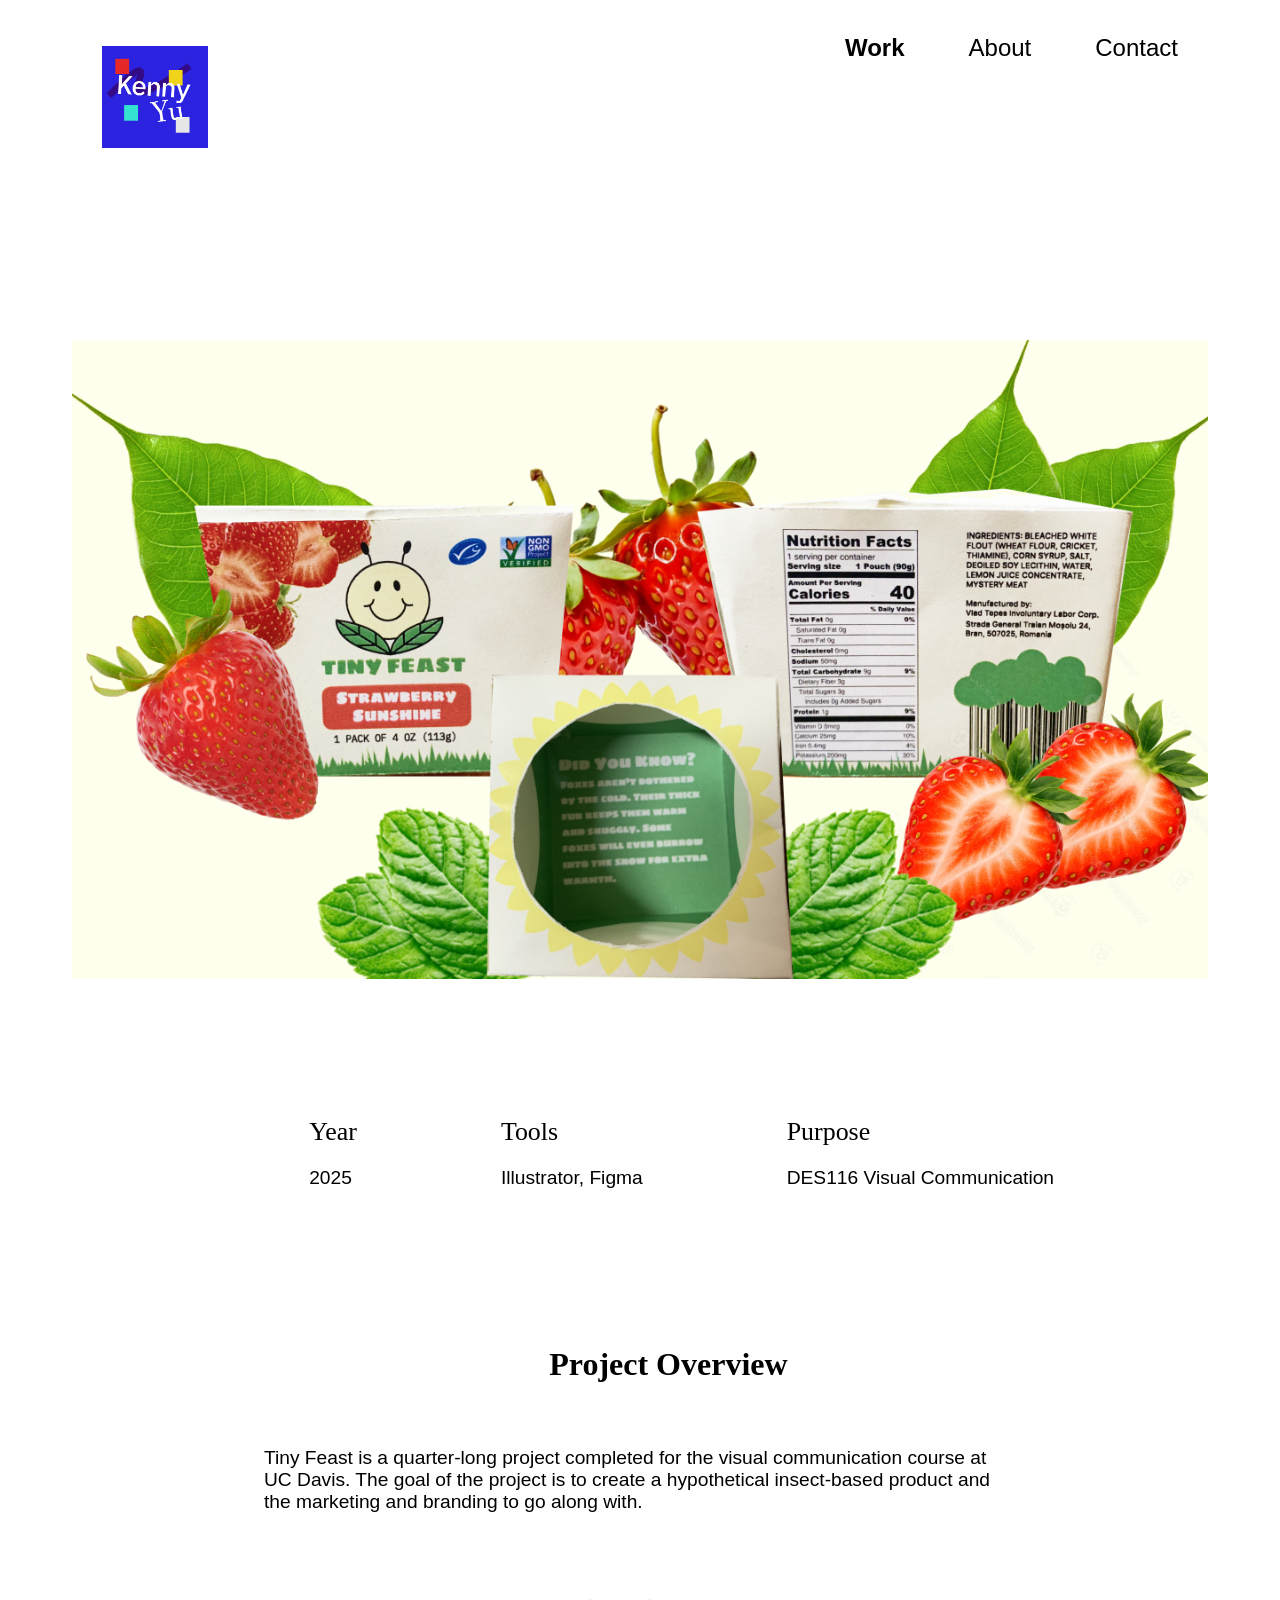
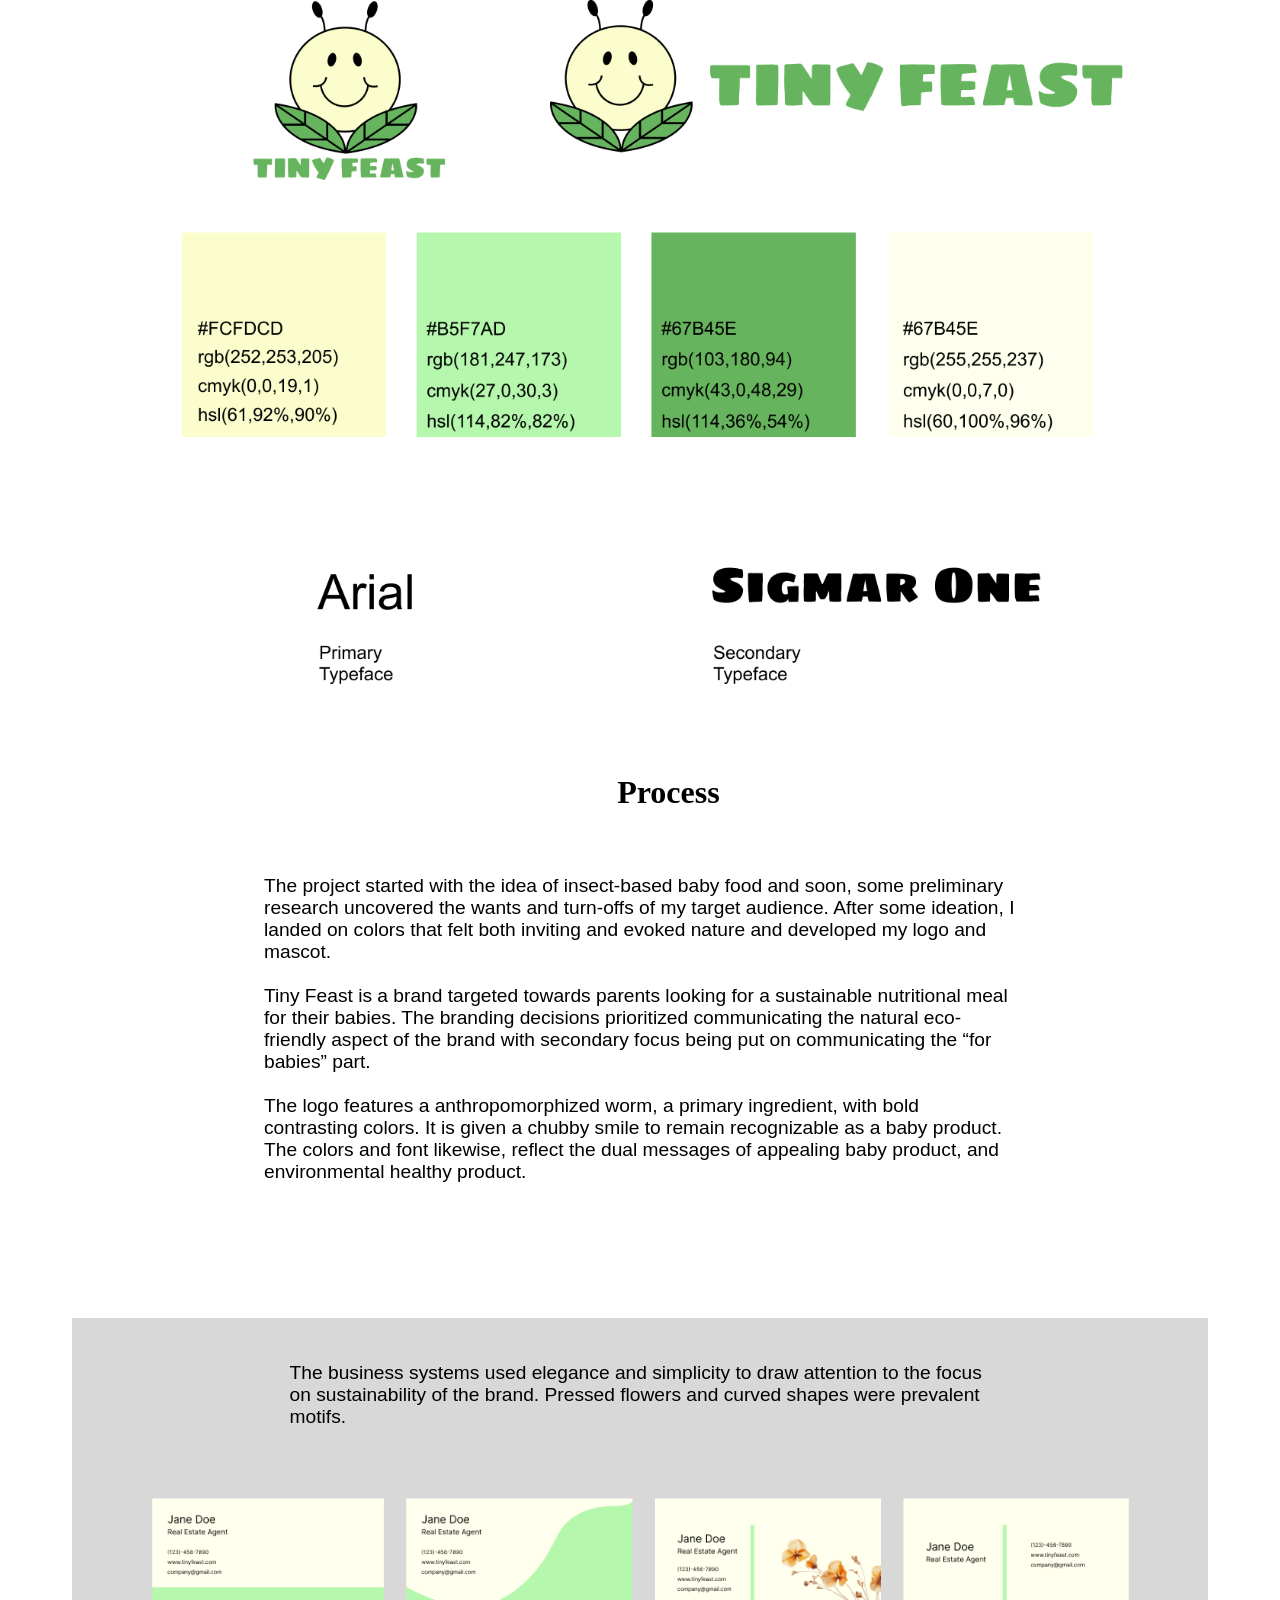
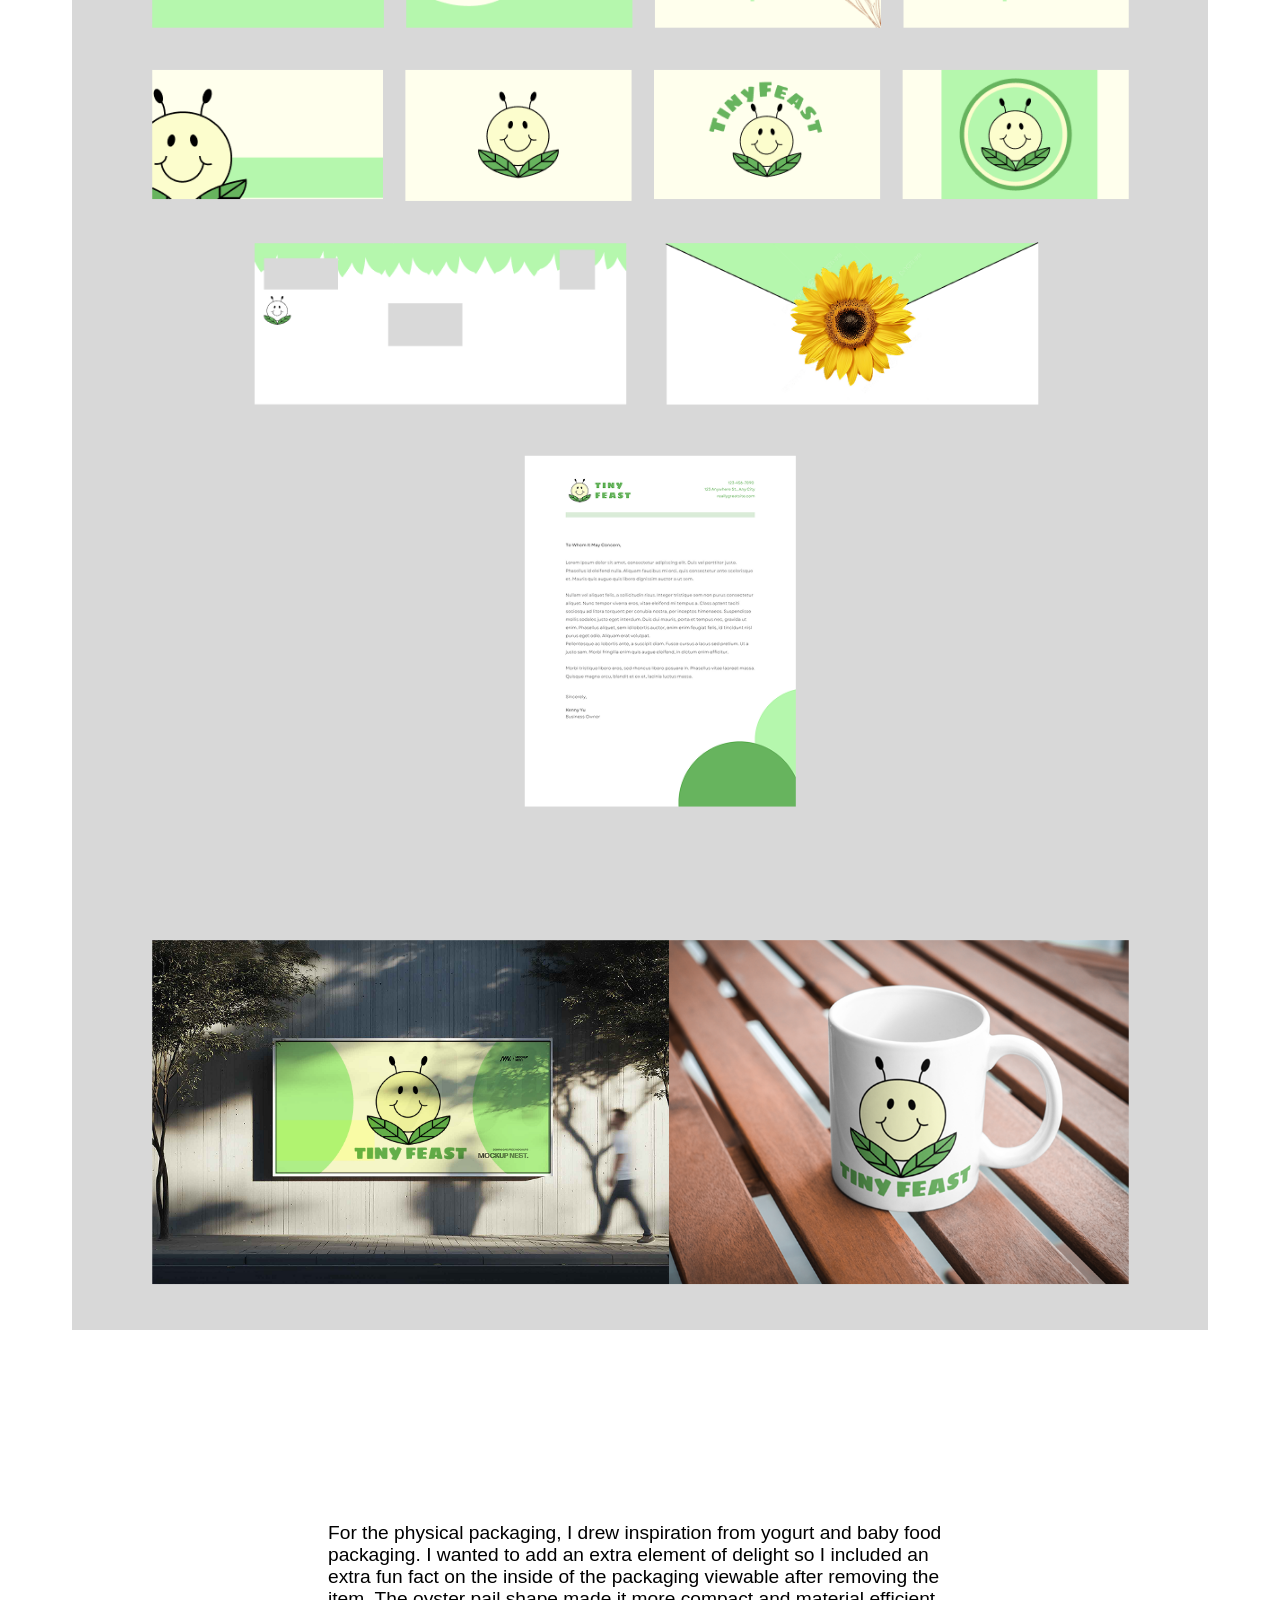
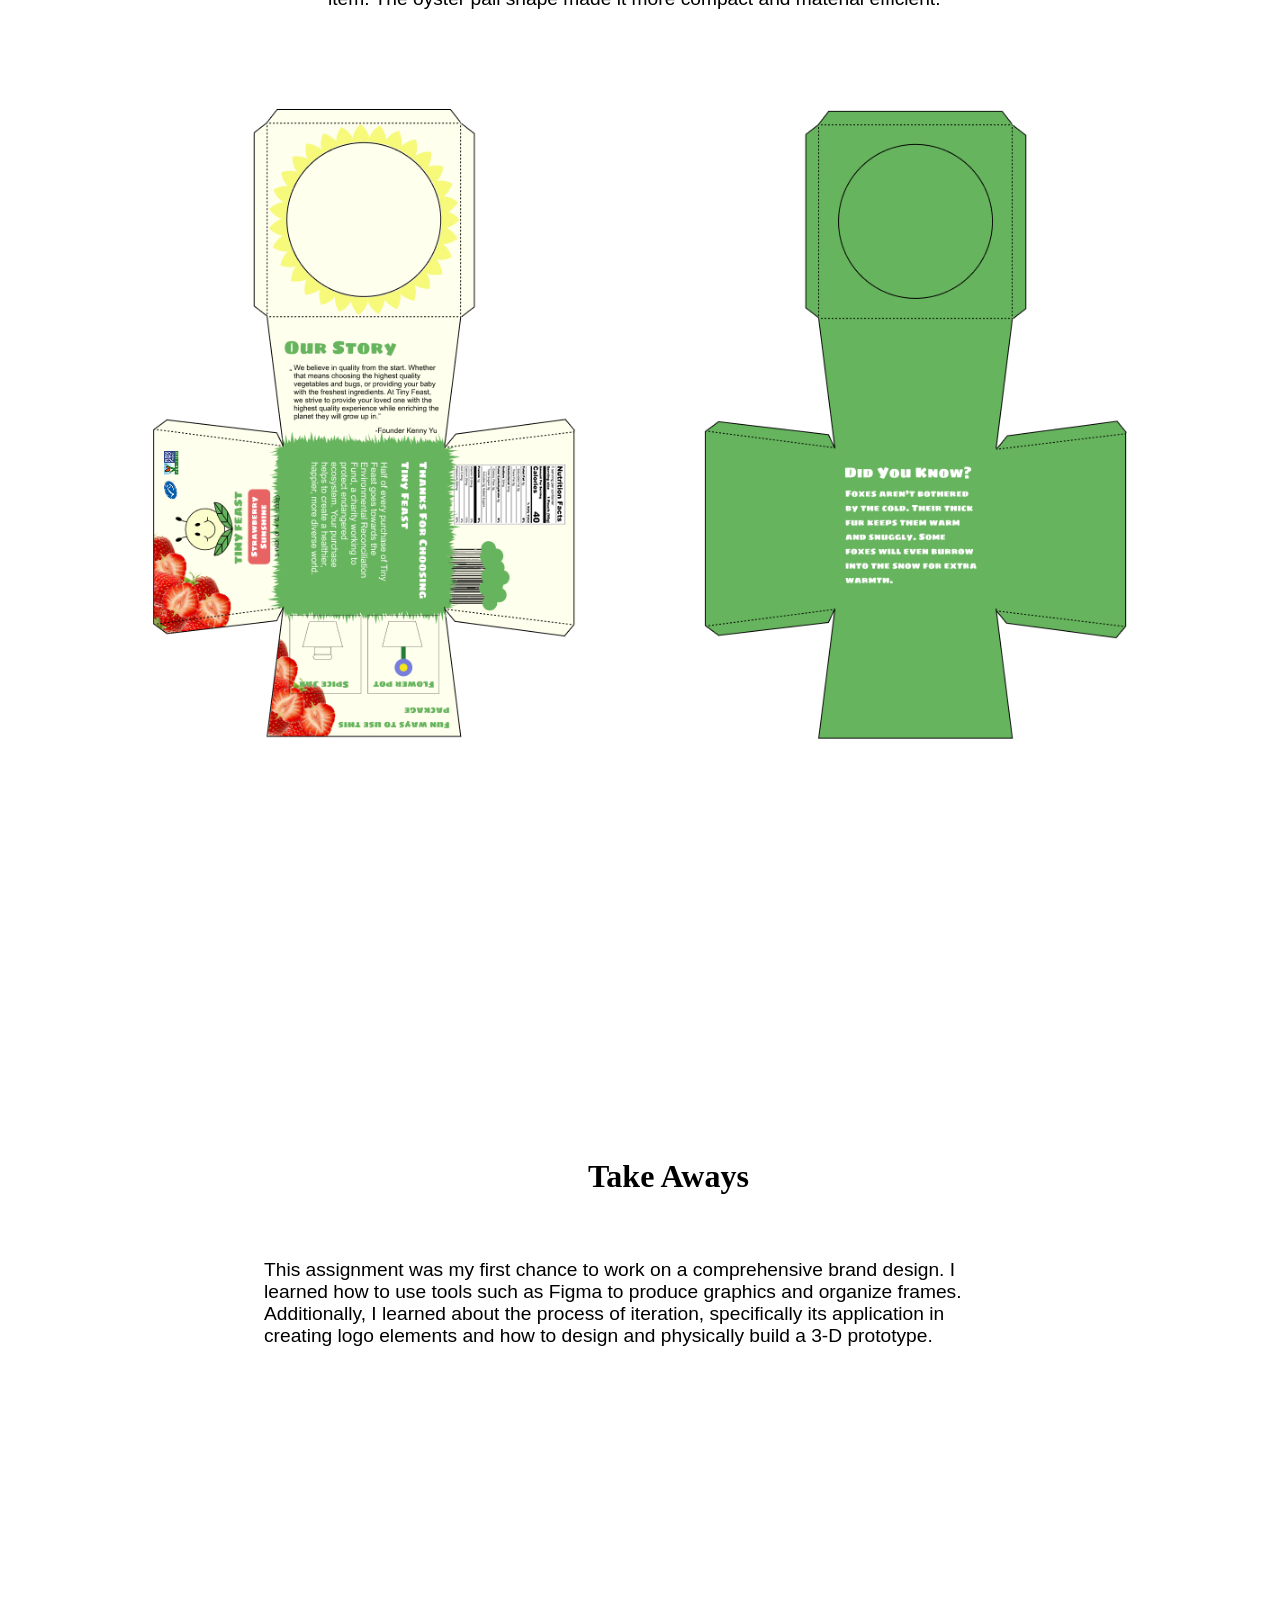
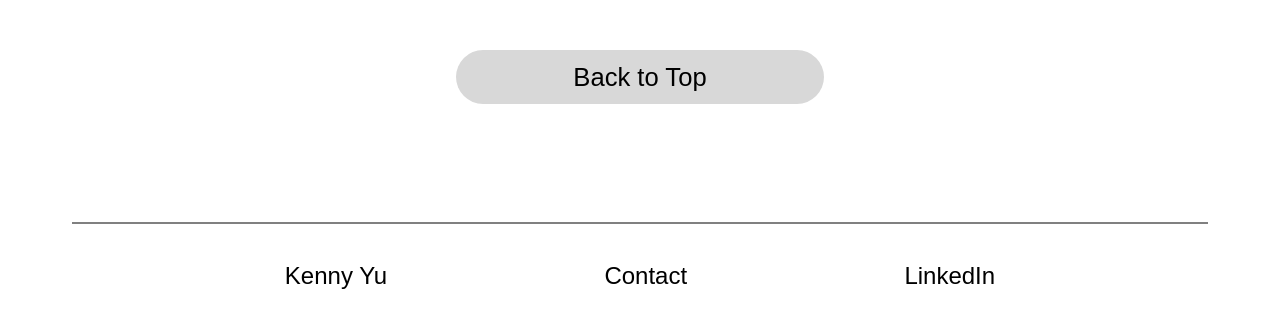
<file: tinyFeast.html>
<!DOCTYPE html>
<html lang="en">
<head>
    <meta charset="UTF-8">
    <meta name="viewport" content="width=device-width, initial-scale=1.0">
    <title>Tiny Feast</title>

    <script src="script.js" defer></script>
    <link href="styles.css" rel="stylesheet">
</head>
<body>
    <header>
        <div>
            <a href="about.html">
                <img src="images/home/logo.png" alt="logo">
            </a>
        </div>
        <nav class="aboveScreen navigation">
            <a href="index.html" class="bold">Work</a>
            <a href="about.html">About</a>
            <a href="&#109;&#97;&#105;&#108;&#116;&#111;&#58;&#107;&#101;&#110;&#110;&#121;&#108;&#103;&#109;&#52;&#53;&#64;&#103;&#109;&#97;&#105;&#108;&#46;&#99;&#111;&#109;">Contact</a>
        </nav>
    </header>

    <img src="images/tinyFeast/TinyFeast Hero Image.jpg" alt="Tiny Feast Hero Image" class="hero">
    
    <div class="projInfo">
        <h2>Year</h2>
        <h2>Tools</h2>
        <h2>Purpose</h2>
        <h3>2025</h3>
        <h3>Illustrator, Figma</h3>
        <h3>DES116 Visual Communication</h3>
    </div>


    <section>
        <h2 class="projSections">Project Overview</h2>

        <p class="projBodyText">Tiny Feast is a quarter-long project completed for the visual communication course at UC Davis. The goal of the project is to create a hypothetical insect-based product and the marketing and branding to go along with.
        </p>

        <img src="images/tinyFeast/tinyFeastStyleGuide.png" alt="Tiny Feast Style Guide">
    </section>

    <section>
        <h2 class="projSections">Process</h2>

        <p class="projBodyText">The project started with the idea of insect-based baby food and soon, some preliminary research uncovered the wants and turn-offs of my target audience. After some ideation, I landed on colors that felt both inviting and evoked nature and developed my logo and mascot. </br></br>

        Tiny Feast is a brand targeted towards parents looking for a sustainable nutritional meal for their babies. The branding decisions prioritized communicating the natural eco-friendly aspect of the brand with secondary focus being put on communicating the “for babies” part. </br></br>

        The logo features a anthropomorphized worm, a primary ingredient, with bold contrasting colors. It is given a chubby smile to remain recognizable as a baby product. The colors and font likewise, reflect the dual messages of appealing baby product, and environmental healthy product. </p>

        <div id="tinyFeastDivider">
            <p class="projBodyText">The business systems used elegance and simplicity to draw attention to the focus on sustainability of the brand. Pressed flowers and curved shapes were prevalent motifs.</p>

            <img src="images/tinyFeast/tinyFeastBizSys.png" alt="Tiny Feast Business System" class="upperSpace centered">

            <img src="images/tinyFeast/TinyFeastInSitu.png" alt="In-Situ images" id="tinyFeastInSitu" class="centered">
        </div>

        <p class="projBodyText upperSpace">For the physical packaging, I drew inspiration from yogurt and baby food packaging. I wanted to add an extra element of delight so I included an extra fun fact on the inside of the packaging viewable after removing the item. The oyster pail shape made it more compact and material efficient.</p>

        <img src="images/tinyFeast/TinyFeastContainers.png" alt="Tiny Feast containers flat plan" class="centered">

        <h2 class="projSections takeAways">Take Aways</h2>
        <p class="projBodyText">This assignment was my first chance to work on a comprehensive brand design. I learned how to use tools such as Figma to produce graphics and organize frames. Additionally, I learned about the process of iteration, specifically its application in creating logo elements and how to design and physically build a 3-D prototype.</p>

        <section>
            <a href="#">
                <div class="upButton">Back to Top</div>
            </a>
            <section class="footer">
                <a href="about.html">Kenny Yu</a>
                <a href="&#109;&#97;&#105;&#108;&#116;&#111;&#58;&#107;&#101;&#110;&#110;&#121;&#108;&#103;&#109;&#52;&#53;&#64;&#103;&#109;&#97;&#105;&#108;&#46;&#99;&#111;&#109;">Contact</a>
                <a href="https://www.linkedin.com/in/kenny-yu-82a29a240/">LinkedIn</a>
            </section>
        </section>
    </section>
</body>
</file>
<file: styles.css>
html {
  scroll-behavior: smooth;
}

body{
    padding-left: 5%;
    padding-right: 5%;
}

p{
    font-family: arial;
    font-size: 1.5rem;
}

header{
    display: flex;
    flex-direction: row;
    justify-content: space-between;
    padding-top: 1em;
    margin-top: 2vh;
}

header div{
    display: flex;
    flex-direction: row;
    gap: 5%;
}

nav{
    font-size: 1em;
}

#intro-name{
    transition: all 1s ease-in-out;
    font-weight: bold;
    display: inline-block;
    background-color: white;
}

#intro-name:hover{
    transform: scale(2);
}

#intro-traits{
    transition: all 1s ease-in-out;
    font-weight: bold;
    padding-left: 1%;
    padding-right: 1%;
    background-color: rgb(129, 129, 235);
}

#intro-traits:hover{
    background-color: green;
}

.bold{
    font-weight: bold;
}

a{
    color: black;
    text-decoration: none;
    padding: 0.5em 1.25em;
    font-size: 1.5em;
    font-family:Arial, Helvetica, sans-serif;
    font-weight: normal;
}

header div div{
    height: 3em;
    padding-top: 7%;
}

header div h2{
    font-family:Arial, Helvetica, sans-serif;
    font-weight: normal;
    white-space: nowrap;
}

.intro{
    padding-left: 9%;
    padding-right: 9%;
    padding-top: 10%;
    padding-bottom: 2%;
    font-size: 3vw;
    font-family:Arial, Helvetica, sans-serif;
    font-weight: normal;
    text-align: center;
}


img{
    max-width: 100%;
    height: auto;
    display: block;
}

header div img{
    height: 8vw;
}


#content{
    display: grid;
    grid-template-columns: auto auto auto;
    gap: 2em;
    padding-bottom: 10%;
}

#content div{
    background-color: blue;
    height: 15em;
    max-width: 100%;
}

#about{
    padding-left: 25%;
    margin-right: 25%;
    margin-top: 10%;
    margin-bottom: 10%;
}

#about .row1 p, h2{
    margin-left: 5%;
    margin-bottom: 5%;
    margin-top: 0;
}

.portrait{
    width: 50%;
    height: 100%;
    align-items: flex-start;
    margin-right: 3%;
}

.row1{
    display: flex;
    flex-direction: row;
    align-items: flex-start;
}

.buttons{
    display: flex;
    align-items: flex-start;
    justify-content: flex-start;
}

.button p{
    margin: 0;
}

.buttons img{
    height: 10%;
    width: 50px;
    margin: 0;
}

.proj_title{
    display: flex;
    justify-content: center;
    font-size: 5vw;
}

.hero{
    width: 100vw;
    height: auto;
    margin-top: 20vh;
}

.projInfo{
    margin-top: 10vw;
    margin-bottom: 10vw;
    display: grid;
    grid-template-columns: auto auto auto;
    padding: 10px;
    font-size: 1.5em;
    margin-left: 20%;
}

.projInfo h2{
    margin: 0;
    font-size: 1.35em;
    font-weight: lighter;
}

.projInfo h3{
    font-family:Arial, Helvetica, sans-serif;
    font-weight: normal;
}

.projSections{
    display: flex;
    justify-content: center;
    margin-bottom: 5vw;
    text-align: center;
}

.projBodyText{
    padding-left: 15vw;
    padding-right: 15vw;
}

.clickLink{
    display: flex;
    justify-content: center;
    margin-top: 5vw;
    text-decoration: underline;
    color: blue;
}

#tinyFeastDivider{
    background-color: rgb(216, 216, 216);
    margin-top: 15vh;
    padding: 2vw;
}

#tinyFeastInSitu{
    margin-top: 5vw;
}

.upperSpace{
    margin: 5vw;
    margin-top: 15vw;
}

.takeAways{
    margin-top: 30vw;
}

.upButton{
    display: flex;
    justify-content: center;
    border-radius: 100px;
    margin-left: 30vw;
    margin-right: 30vw;
    margin-top: 20vw;
    padding: 1vw;
    font-size: 2vw;
    background-color: rgb(216, 216, 216);
}

.footer{
    display: flex;
    justify-content: space-evenly;
    padding: 2vw;
    font-size: 1em;
    border-top: 2px solid gray;
    margin-top: 10vh;
}

.centered{
    margin: 0 auto;
    transform: scale(0.9);
}


/* White sliding panel */
.overlay {
    position: absolute;
    left: 0;
    bottom: 0;
    width: 95%;
    height: 100%;
    background: white;
    opacity: 95%;
    padding-left: 30px;
    padding-right: 100px;
    padding-top: 20px;
    /* Start hidden below */
    transform: translateY(100%);
    transition: transform 0.8s ease;
}

/* Hover effect */
.box:hover .overlay {
    transform: translateY(20px);
}

.background_img{
    height: 100%;
    width: 100%;
}

.mobile_only{
    display: none;
    text-align: center;
}

.mobile_only h2{
    font-size: 2.5em;
    margin-top: 20%;
}

.mobile_only h3{
    font-size: 1.5em;
}

#hamburger{
    scale: 0.4;
    position: absolute;
    top: 0;
    right: 0;
}

a:hover{
    text-decoration: underline;
}

@media (min-width: 1200px){
    .projInfo{
        font-size: 1.5vw;
    }
    .projBodyText{
        font-size: 1.5vw;
    }
    .grid {
        display: grid;
        grid-template-columns: repeat(3, 1fr);
        gap: 0.5vw;
        margin-bottom: 5vw;
    }

    /* Blue boxes */
    .box {
        position: relative;
        background: #1e90ff;
        width: 100%;
        height: 40vh; /* shorter height = wider than tall */
        overflow: hidden;
        border-radius: 10%;
    }

    h3{
        font-size: 1em;
    }
    h2{
        font-size: 2em;
    }
}   

@media screen and (min-width: 700px) and (max-width: 1200px){
    .projInfo{
        font-size: 2vw;
    }
    .grid {
        display: grid;
        grid-template-columns: repeat(2, 1fr);
        margin-bottom: 5vw;
    }

    /* Blue boxes */
    .box {
        position: relative;
        background: #1e90ff;
        width: 80%;
        height: 30vh; /* shorter height = wider than tall */
        overflow: hidden;
        border-radius: 10%;
    }
    .grid a h2{
        font-size: 1em;
    }
    .grid a h3{
        font-size: 0.7em;
    }
}

@media (max-width: 700px){
    /* Home Page Styling */
    .projInfo{
        font-size: 2vw;
    }
    .grid {
        display: grid;
        grid-template-columns: repeat(1, 1fr);
        margin-bottom: 5vw;
        justify-items: center;
    }

    /* Blue boxes */
    .box {
        position: relative;
        background: #1e90ff;
        width: 50vw;
        height: 40vh; /* shorter height = wider than tall */
        overflow: hidden;
        border-radius: 10%;
    }
    header div img{
        scale: 2;
        margin: 10px;
    }
    .intro{
        font-size: 2em;
    }
    .navigation{
        display: flex;
        flex-direction: column;
        transform: translateY(50px);
        margin-left: 100px;
        transition: all 1s ease-in-out;
        text-align: right;
    }
    .aboveScreen{
        transform: translateY(-200px);
    }
    .mobile_only{
        display: block;
    }
    .row1{
        display: block;
    }

    /* About styling */
    .portrait{
        width: 100%;
    }
    .buttons{
        display: block;
    }
    .button{
        margin-top: 10%;
    }
    .footer{
        font-size: 1em;
    }
}
</file>
